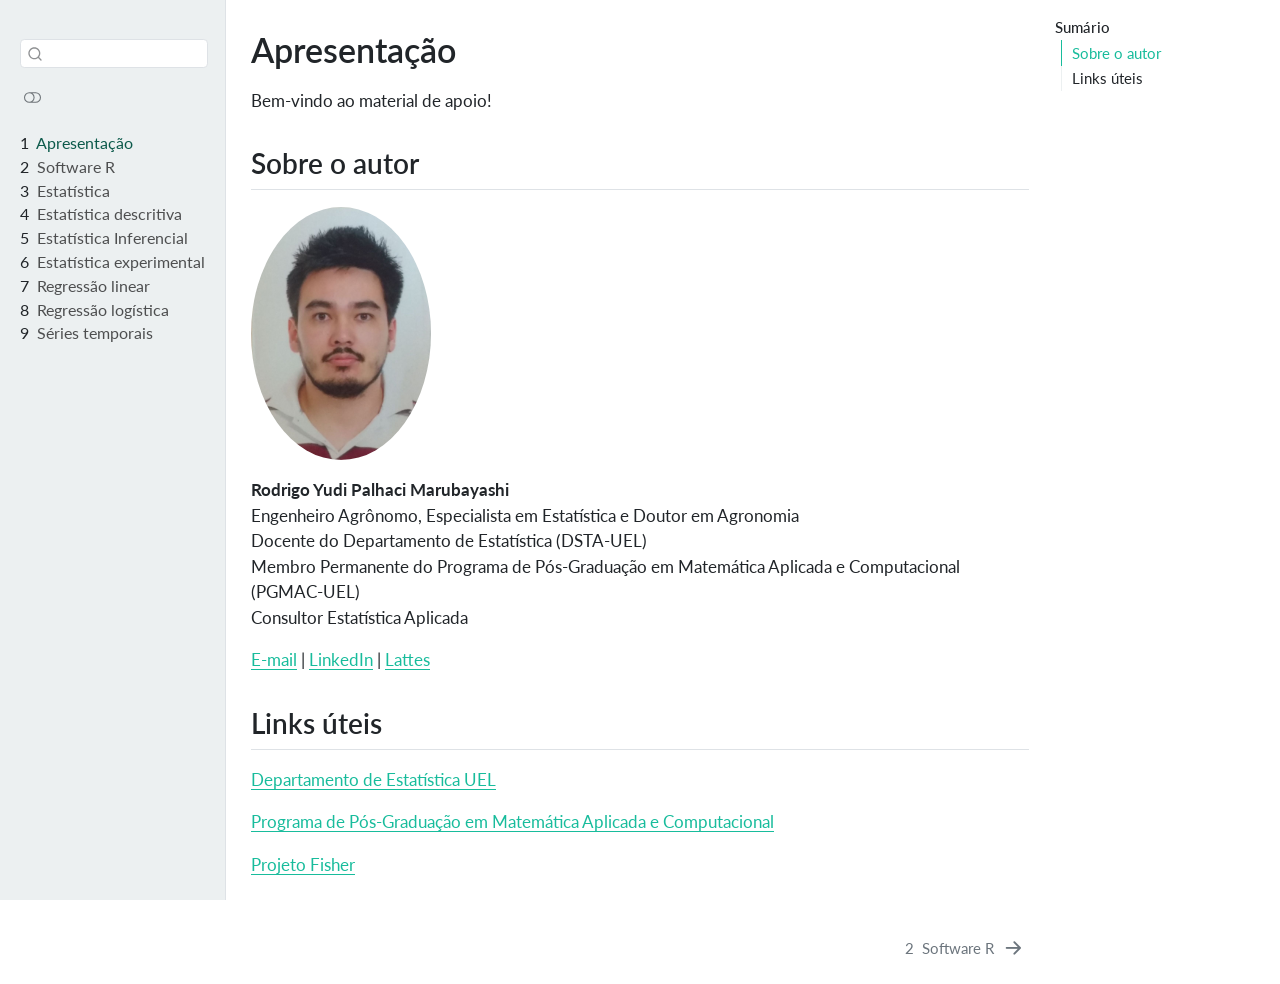
<file: docs/index.html>
<!DOCTYPE html>
<html xmlns="http://www.w3.org/1999/xhtml" lang="en" xml:lang="en"><head>

<meta charset="utf-8">
<meta name="generator" content="quarto-1.10.18">

<meta name="viewport" content="width=device-width, initial-scale=1.0, user-scalable=yes">


<title>Apresentação</title>
<style>
/* Default styles provided by pandoc.
** See https://pandoc.org/MANUAL.html#variables-for-html for config info.
*/
span.smallcaps{font-variant: small-caps;}
div.columns{display: flex; gap: 1.5em;}
div.column{flex: auto;}
@media screen {
div.columns{gap: min(4vw, 1.5em);}
div.column{overflow-x: auto;}
}
div.hanging-indent{margin-left: 1.5em; text-indent: -1.5em;}
ul.task-list{list-style: none;}
ul.task-list li input[type="checkbox"] {
  width: 0.8em;
  margin: 0 0.8em 0.2em -1em; /* quarto-specific, see https://github.com/quarto-dev/quarto-cli/issues/4556 */ 
  vertical-align: middle;
}
</style>


<script src="site_libs/quarto-nav/quarto-nav.js"></script>
<script src="site_libs/quarto-nav/headroom.min.js"></script>
<script src="site_libs/clipboard/clipboard.min.js"></script>
<script src="site_libs/quarto-search/autocomplete.umd.js"></script>
<script src="site_libs/quarto-search/fuse.min.js"></script>
<script src="site_libs/quarto-search/quarto-search.js"></script>
<meta name="quarto:offset" content="./">
<link href="./capitulo1.html" rel="next">
<script src="site_libs/quarto-html/quarto.js" type="module"></script>
<script src="site_libs/quarto-html/tabsets/tabsets.js" type="module"></script>
<script src="site_libs/quarto-html/popper.min.js"></script>
<script src="site_libs/quarto-html/tippy.umd.min.js"></script>
<script src="site_libs/quarto-html/anchor.min.js"></script>
<link href="site_libs/quarto-html/tippy.css" rel="stylesheet">
<link href="site_libs/quarto-html/quarto-syntax-highlighting-64a204ab8560d761af7679ceaba22944.css" rel="stylesheet" class="quarto-color-scheme" id="quarto-text-highlighting-styles">
<link href="site_libs/quarto-html/quarto-syntax-highlighting-dark-b85bc7c33db8c58e0ec93c3465666fed.css" rel="stylesheet" class="quarto-color-scheme quarto-color-alternate" id="quarto-text-highlighting-styles">
<link href="site_libs/quarto-html/quarto-syntax-highlighting-64a204ab8560d761af7679ceaba22944.css" rel="stylesheet" class="quarto-color-scheme-extra" id="quarto-text-highlighting-styles">
<script src="site_libs/bootstrap/bootstrap.min.js"></script>
<link href="site_libs/bootstrap/bootstrap-icons.css" rel="stylesheet">
<link href="site_libs/bootstrap/bootstrap-071f2cfab2509698780004be9a3705a4.min.css" rel="stylesheet" append-hash="true" class="quarto-color-scheme" id="quarto-bootstrap" data-mode="light">
<link href="site_libs/bootstrap/bootstrap-dark-28465b6b87aa4d4b3ae6852c24e7e3ea.min.css" rel="stylesheet" append-hash="true" class="quarto-color-scheme quarto-color-alternate" id="quarto-bootstrap" data-mode="dark">
<link href="site_libs/bootstrap/bootstrap-071f2cfab2509698780004be9a3705a4.min.css" rel="stylesheet" append-hash="true" class="quarto-color-scheme-extra" id="quarto-bootstrap" data-mode="light">
<script id="quarto-search-options" type="application/json">{
  "location": "sidebar",
  "copy-button": false,
  "collapse-after": 3,
  "panel-placement": "start",
  "type": "textbox",
  "limit": 50,
  "keyboard-shortcut": [
    "f",
    "/",
    "s"
  ],
  "show-item-context": false,
  "language": {
    "search-no-results-text": "No results",
    "search-matching-documents-text": "matching documents",
    "search-copy-link-title": "Copy link to search",
    "search-hide-matches-text": "Hide additional matches",
    "search-more-match-text": "more match in this document",
    "search-more-matches-text": "more matches in this document",
    "search-clear-button-title": "Clear",
    "search-text-placeholder": "",
    "search-detached-cancel-button-title": "Cancel",
    "search-submit-button-title": "Submit",
    "search-label": "Search"
  }
}</script>


</head>

<body class="nav-sidebar docked quarto-light"><script id="quarto-html-before-body" type="application/javascript">
    const toggleBodyColorMode = (bsSheetEl) => {
      const mode = bsSheetEl.getAttribute("data-mode");
      const bodyEl = window.document.querySelector("body");
      if (mode === "dark") {
        bodyEl.classList.add("quarto-dark");
        bodyEl.classList.remove("quarto-light");
      } else {
        bodyEl.classList.add("quarto-light");
        bodyEl.classList.remove("quarto-dark");
      }
    }
    const toggleBodyColorPrimary = () => {
      const bsSheetEl = window.document.querySelector("link#quarto-bootstrap:not([rel=disabled-stylesheet])");
      if (bsSheetEl) {
        toggleBodyColorMode(bsSheetEl);
      }
    }
    const setColorSchemeToggle = (alternate) => {
      const toggles = window.document.querySelectorAll('.quarto-color-scheme-toggle');
      for (let i=0; i < toggles.length; i++) {
        const toggle = toggles[i];
        if (toggle) {
          if (alternate) {
            toggle.classList.add("alternate");
          } else {
            toggle.classList.remove("alternate");
          }
        }
      }
    };
    const toggleColorMode = (alternate) => {
      // Switch the stylesheets
      const primaryStylesheets = window.document.querySelectorAll('link.quarto-color-scheme:not(.quarto-color-alternate)');
      const alternateStylesheets = window.document.querySelectorAll('link.quarto-color-scheme.quarto-color-alternate');
      manageTransitions('#quarto-margin-sidebar .nav-link', false);
      if (alternate) {
        // note: dark is layered on light, we don't disable primary!
        enableStylesheet(alternateStylesheets);
        for (const sheetNode of alternateStylesheets) {
          if (sheetNode.id === "quarto-bootstrap") {
            toggleBodyColorMode(sheetNode);
          }
        }
      } else {
        disableStylesheet(alternateStylesheets);
        enableStylesheet(primaryStylesheets)
        toggleBodyColorPrimary();
      }
      manageTransitions('#quarto-margin-sidebar .nav-link', true);
      // Switch the toggles
      setColorSchemeToggle(alternate)
      // Hack to workaround the fact that safari doesn't
      // properly recolor the scrollbar when toggling (#1455)
      if (navigator.userAgent.indexOf('Safari') > 0 && navigator.userAgent.indexOf('Chrome') == -1) {
        manageTransitions("body", false);
        window.scrollTo(0, 1);
        setTimeout(() => {
          window.scrollTo(0, 0);
          manageTransitions("body", true);
        }, 40);
      }
    }
    const disableStylesheet = (stylesheets) => {
      for (let i=0; i < stylesheets.length; i++) {
        const stylesheet = stylesheets[i];
        stylesheet.rel = 'disabled-stylesheet';
      }
    }
    const enableStylesheet = (stylesheets) => {
      for (let i=0; i < stylesheets.length; i++) {
        const stylesheet = stylesheets[i];
        if(stylesheet.rel !== 'stylesheet') { // for Chrome, which will still FOUC without this check
          stylesheet.rel = 'stylesheet';
        }
      }
    }
    const manageTransitions = (selector, allowTransitions) => {
      const els = window.document.querySelectorAll(selector);
      for (let i=0; i < els.length; i++) {
        const el = els[i];
        if (allowTransitions) {
          el.classList.remove('notransition');
        } else {
          el.classList.add('notransition');
        }
      }
    }
    const isFileUrl = () => {
      return window.location.protocol === 'file:';
    }
    const hasAlternateSentinel = () => {
      let styleSentinel = getColorSchemeSentinel();
      if (styleSentinel !== null) {
        return styleSentinel === "alternate";
      } else {
        return false;
      }
    }
    const setStyleSentinel = (alternate) => {
      const value = alternate ? "alternate" : "default";
      if (!isFileUrl()) {
        window.localStorage.setItem("quarto-color-scheme", value);
      } else {
        localAlternateSentinel = value;
      }
    }
    const getColorSchemeSentinel = () => {
      if (!isFileUrl()) {
        const storageValue = window.localStorage.getItem("quarto-color-scheme");
        return storageValue != null ? storageValue : localAlternateSentinel;
      } else {
        return localAlternateSentinel;
      }
    }
    const toggleGiscusIfUsed = (isAlternate, darkModeDefault) => {
      const baseTheme = document.querySelector('#giscus-base-theme')?.value ?? 'light';
      const alternateTheme = document.querySelector('#giscus-alt-theme')?.value ?? 'dark';
      let newTheme = '';
      if(authorPrefersDark) {
        newTheme = isAlternate ? baseTheme : alternateTheme;
      } else {
        newTheme = isAlternate ? alternateTheme : baseTheme;
      }
      const changeGiscusTheme = () => {
        // From: https://github.com/giscus/giscus/issues/336
        const sendMessage = (message) => {
          const iframe = document.querySelector('iframe.giscus-frame');
          if (!iframe) return;
          iframe.contentWindow.postMessage({ giscus: message }, 'https://giscus.app');
        }
        sendMessage({
          setConfig: {
            theme: newTheme
          }
        });
      }
      const isGiscussLoaded = window.document.querySelector('iframe.giscus-frame') !== null;
      if (isGiscussLoaded) {
        changeGiscusTheme();
      }
    };
    const authorPrefersDark = false;
    const darkModeDefault = authorPrefersDark;
      document.querySelector('link#quarto-text-highlighting-styles.quarto-color-scheme-extra').rel = 'disabled-stylesheet';
      document.querySelector('link#quarto-bootstrap.quarto-color-scheme-extra').rel = 'disabled-stylesheet';
    let localAlternateSentinel = darkModeDefault ? 'alternate' : 'default';
    // Dark / light mode switch
    window.quartoToggleColorScheme = () => {
      // Read the current dark / light value
      let toAlternate = !hasAlternateSentinel();
      toggleColorMode(toAlternate);
      setStyleSentinel(toAlternate);
      toggleGiscusIfUsed(toAlternate, darkModeDefault);
      window.dispatchEvent(new Event('resize'));
    };
    // Switch to dark mode if need be
    if (hasAlternateSentinel()) {
      toggleColorMode(true);
    } else {
      toggleColorMode(false);
    }
  </script>

<div id="quarto-search-results"></div>
  <header id="quarto-header" class="headroom fixed-top">
  <nav class="quarto-secondary-nav">
    <div class="container-fluid d-flex">
      <button type="button" class="quarto-btn-toggle btn" data-bs-toggle="collapse" role="button" data-bs-target=".quarto-sidebar-collapse-item" aria-controls="quarto-sidebar" aria-expanded="false" aria-label="Toggle sidebar navigation" onclick="if (window.quartoToggleHeadroom) { window.quartoToggleHeadroom(); }">
        <i class="bi bi-layout-text-sidebar-reverse"></i>
      </button>
        <nav class="quarto-page-breadcrumbs" aria-label="breadcrumb"><ol class="breadcrumb"><li class="breadcrumb-item"><a href="./index.html"><span class="chapter-number">1</span>&nbsp; <span class="chapter-title">Apresentação</span></a></li></ol></nav>
        <a class="flex-grow-1" role="navigation" data-bs-toggle="collapse" data-bs-target=".quarto-sidebar-collapse-item" aria-controls="quarto-sidebar" aria-expanded="false" aria-label="Toggle sidebar navigation" onclick="if (window.quartoToggleHeadroom) { window.quartoToggleHeadroom(); }">      
        </a>
      <button type="button" class="btn quarto-search-button" aria-label="Search" onclick="window.quartoOpenSearch();">
        <i class="bi bi-search"></i>
      </button>
    </div>
  </nav>
</header>
<!-- content -->
<div id="quarto-content" class="quarto-container page-columns page-rows-contents page-layout-article">
<!-- sidebar -->
  <nav id="quarto-sidebar" class="sidebar collapse collapse-horizontal quarto-sidebar-collapse-item sidebar-navigation docked overflow-auto">
        <div class="mt-2 flex-shrink-0 align-items-center">
        <div class="sidebar-search">
        <div id="quarto-search" class="" title="Search"></div>
        </div>
        </div>
        <div class="sidebar-tools-collapse">
  <a href="" class="quarto-color-scheme-toggle quarto-navigation-tool  px-1" onclick="window.quartoToggleColorScheme(); return false;" title="Toggle dark mode"><i class="bi"></i></a>
</div>
    <div class="sidebar-menu-container"> 
    <ul class="list-unstyled mt-1">
        <li class="sidebar-item">
  <div class="sidebar-item-container"> 
  <a href="./index.html" class="sidebar-item-text sidebar-link active">
 <span class="menu-text"><span class="chapter-number">1</span>&nbsp; <span class="chapter-title">Apresentação</span></span></a>
  </div>
</li>
        <li class="sidebar-item">
  <div class="sidebar-item-container"> 
  <a href="./capitulo1.html" class="sidebar-item-text sidebar-link">
 <span class="menu-text"><span class="chapter-number">2</span>&nbsp; <span class="chapter-title">Software R</span></span></a>
  </div>
</li>
        <li class="sidebar-item">
  <div class="sidebar-item-container"> 
  <a href="./capitulo2.html" class="sidebar-item-text sidebar-link">
 <span class="menu-text"><span class="chapter-number">3</span>&nbsp; <span class="chapter-title">Estatística</span></span></a>
  </div>
</li>
        <li class="sidebar-item">
  <div class="sidebar-item-container"> 
  <a href="./capitulo3.html" class="sidebar-item-text sidebar-link">
 <span class="menu-text"><span class="chapter-number">4</span>&nbsp; <span class="chapter-title">Estatística descritiva</span></span></a>
  </div>
</li>
        <li class="sidebar-item">
  <div class="sidebar-item-container"> 
  <a href="./capitulo4.html" class="sidebar-item-text sidebar-link">
 <span class="menu-text"><span class="chapter-number">5</span>&nbsp; <span class="chapter-title">Estatística Inferencial</span></span></a>
  </div>
</li>
        <li class="sidebar-item">
  <div class="sidebar-item-container"> 
  <a href="./capitulo5.html" class="sidebar-item-text sidebar-link">
 <span class="menu-text"><span class="chapter-number">6</span>&nbsp; <span class="chapter-title">Estatística experimental</span></span></a>
  </div>
</li>
        <li class="sidebar-item">
  <div class="sidebar-item-container"> 
  <a href="./capitulo6.html" class="sidebar-item-text sidebar-link">
 <span class="menu-text"><span class="chapter-number">7</span>&nbsp; <span class="chapter-title">Regressão linear</span></span></a>
  </div>
</li>
        <li class="sidebar-item">
  <div class="sidebar-item-container"> 
  <a href="./capitulo7.html" class="sidebar-item-text sidebar-link">
 <span class="menu-text"><span class="chapter-number">8</span>&nbsp; <span class="chapter-title">Regressão logística</span></span></a>
  </div>
</li>
        <li class="sidebar-item">
  <div class="sidebar-item-container"> 
  <a href="./capitulo8.html" class="sidebar-item-text sidebar-link">
 <span class="menu-text"><span class="chapter-number">9</span>&nbsp; <span class="chapter-title">Séries temporais</span></span></a>
  </div>
</li>
    </ul>
    </div>
</nav>
<div id="quarto-sidebar-glass" class="quarto-sidebar-collapse-item" data-bs-toggle="collapse" data-bs-target=".quarto-sidebar-collapse-item"></div>
<!-- margin-sidebar -->
    <div id="quarto-margin-sidebar" class="sidebar margin-sidebar">
        <nav id="TOC" role="doc-toc" class="toc-active">
    <h2 id="toc-title">Sumário</h2>
   
  <ul>
  <li><a href="#sobre-o-autor" id="toc-sobre-o-autor" class="nav-link active" data-scroll-target="#sobre-o-autor">Sobre o autor</a></li>
  <li><a href="#links-úteis" id="toc-links-úteis" class="nav-link" data-scroll-target="#links-úteis">Links úteis</a></li>
  </ul>
</nav>
    </div>
<!-- main -->
<main class="content" id="quarto-document-content">


<header id="title-block-header" class="quarto-title-block default">
<div class="quarto-title">
<h1 class="title">Apresentação</h1>
</div>



<div class="quarto-title-meta">

    
  
    
  </div>
  


</header>


<p>Bem-vindo ao material de apoio!</p>
<section id="sobre-o-autor" class="level2 unnumbered">
<h2 class="unnumbered anchored" data-anchor-id="sobre-o-autor">Sobre o autor</h2>
<p><img src="imagens/foto.jpg" class="img-fluid" style="border-radius: 50%;" width="180"></p>
<p><strong>Rodrigo Yudi Palhaci Marubayashi</strong><br>
Engenheiro Agrônomo, Especialista em Estatística e Doutor em Agronomia<br>
Docente do Departamento de Estatística (DSTA-UEL)<br>
Membro Permanente do Programa de Pós-Graduação em Matemática Aplicada e Computacional (PGMAC-UEL)<br>
Consultor Estatística Aplicada</p>
<p><a href="mailto:marubayashi@uel.br">E-mail</a> | <a href="https://www.linkedin.com/in/rodrigo-marubayashi-89a8a9115/" target="_blank">LinkedIn</a> | <a href="http://lattes.cnpq.br/9007309012680740" target="_blank">Lattes</a></p>
</section>
<section id="links-úteis" class="level2 unnumbered">
<h2 class="unnumbered anchored" data-anchor-id="links-úteis">Links úteis</h2>
<p><a href="https://www.uel.br/ceca/estatistica/" target="_blank">Departamento de Estatística UEL</a></p>
<p><a href="https://pos.uel.br/pgmac/" target="_blank">Programa de Pós-Graduação em Matemática Aplicada e Computacional</a></p>
<p><a href="https://fisher.uel.br/index/" target="_blank">Projeto Fisher</a></p>


</section>

</main> <!-- /main -->
<script id="quarto-html-after-body" type="application/javascript">
  window.document.addEventListener("DOMContentLoaded", function (event) {
    // Ensure there is a toggle, if there isn't float one in the top right
    if (window.document.querySelector('.quarto-color-scheme-toggle') === null) {
      const a = window.document.createElement('a');
      a.classList.add('top-right');
      a.classList.add('quarto-color-scheme-toggle');
      a.href = "";
      a.onclick = function() { try { window.quartoToggleColorScheme(); } catch {} return false; };
      const i = window.document.createElement("i");
      i.classList.add('bi');
      a.appendChild(i);
      window.document.body.appendChild(a);
    }
    setColorSchemeToggle(hasAlternateSentinel())
    const icon = "";
    const anchorJS = new window.AnchorJS();
    anchorJS.options = {
      placement: 'right',
      icon: icon
    };
    anchorJS.add('.anchored');
    const isCodeAnnotation = (el) => {
      for (const clz of el.classList) {
        if (clz.startsWith('code-annotation-')) {                     
          return true;
        }
      }
      return false;
    }
    const onCopySuccess = function(e) {
      // button target
      const button = e.trigger;
      // don't keep focus
      button.blur();
      // flash "checked"
      button.classList.add('code-copy-button-checked');
      var currentTitle = button.getAttribute("title");
      button.setAttribute("title", "Copied!");
      let tooltip;
      if (window.bootstrap) {
        button.setAttribute("data-bs-toggle", "tooltip");
        button.setAttribute("data-bs-placement", "left");
        button.setAttribute("data-bs-title", "Copied!");
        tooltip = new bootstrap.Tooltip(button, 
          { trigger: "manual", 
            customClass: "code-copy-button-tooltip",
            offset: [0, -8]});
        tooltip.show();    
      }
      setTimeout(function() {
        if (tooltip) {
          tooltip.hide();
          button.removeAttribute("data-bs-title");
          button.removeAttribute("data-bs-toggle");
          button.removeAttribute("data-bs-placement");
        }
        button.setAttribute("title", currentTitle);
        button.classList.remove('code-copy-button-checked');
      }, 1000);
      // clear code selection
      e.clearSelection();
    }
    const getTextToCopy = function(trigger) {
      const outerScaffold = trigger.parentElement.cloneNode(true);
      const codeEl = outerScaffold.querySelector('code');
      for (const childEl of codeEl.children) {
        if (isCodeAnnotation(childEl)) {
          childEl.remove();
        }
      }
      return codeEl.innerText;
    }
    const clipboard = new window.ClipboardJS('.code-copy-button:not([data-in-quarto-modal])', {
      text: getTextToCopy
    });
    clipboard.on('success', onCopySuccess);
    if (window.document.getElementById('quarto-embedded-source-code-modal')) {
      const clipboardModal = new window.ClipboardJS('.code-copy-button[data-in-quarto-modal]', {
        text: getTextToCopy,
        container: window.document.getElementById('quarto-embedded-source-code-modal')
      });
      clipboardModal.on('success', onCopySuccess);
    }
      var localhostRegex = new RegExp(/^(?:http|https):\/\/localhost\:?[0-9]*\//);
      var mailtoRegex = new RegExp(/^mailto:/);
        var filterRegex = new RegExp('/' + window.location.host + '/');
      var isInternal = (href) => {
          return filterRegex.test(href) || localhostRegex.test(href) || mailtoRegex.test(href);
      }
      // Inspect non-navigation links and adorn them if external
     var links = window.document.querySelectorAll('a[href]:not(.nav-link):not(.navbar-brand):not(.toc-action):not(.sidebar-link):not(.sidebar-item-toggle):not(.pagination-link):not(.no-external):not([aria-hidden]):not(.dropdown-item):not(.quarto-navigation-tool):not(.about-link)');
      for (var i=0; i<links.length; i++) {
        const link = links[i];
        if (!isInternal(link.href)) {
          // undo the damage that might have been done by quarto-nav.js in the case of
          // links that we want to consider external
          if (link.dataset.originalHref !== undefined) {
            link.href = link.dataset.originalHref;
          }
        }
      }
    function tippyHover(el, contentFn, onTriggerFn, onUntriggerFn) {
      const config = {
        allowHTML: true,
        maxWidth: 500,
        delay: 100,
        arrow: false,
        appendTo: function(el) {
            return el.parentElement;
        },
        interactive: true,
        interactiveBorder: 10,
        theme: 'quarto',
        placement: 'bottom-start',
      };
      if (contentFn) {
        config.content = contentFn;
      }
      if (onTriggerFn) {
        config.onTrigger = onTriggerFn;
      }
      if (onUntriggerFn) {
        config.onUntrigger = onUntriggerFn;
      }
      window.tippy(el, config); 
    }
    const noterefs = window.document.querySelectorAll('a[role="doc-noteref"]');
    for (var i=0; i<noterefs.length; i++) {
      const ref = noterefs[i];
      tippyHover(ref, function() {
        // use id or data attribute instead here
        let href = ref.getAttribute('data-footnote-href') || ref.getAttribute('href');
        try { href = new URL(href).hash; } catch {}
        const id = href.replace(/^#\/?/, "");
        const note = window.document.getElementById(id);
        if (note) {
          return note.innerHTML;
        } else {
          return "";
        }
      });
    }
    const xrefs = window.document.querySelectorAll('a.quarto-xref');
    const processXRef = (id, note) => {
      // Strip column container classes
      const stripColumnClz = (el) => {
        el.classList.remove("page-full", "page-columns");
        if (el.children) {
          for (const child of el.children) {
            stripColumnClz(child);
          }
        }
      }
      stripColumnClz(note)
      if (id === null || id.startsWith('sec-')) {
        // Special case sections, only their first couple elements
        const container = document.createElement("div");
        if (note.children && note.children.length > 2) {
          container.appendChild(note.children[0].cloneNode(true));
          for (let i = 1; i < note.children.length; i++) {
            const child = note.children[i];
            if (child.tagName === "P" && child.innerText === "") {
              continue;
            } else {
              container.appendChild(child.cloneNode(true));
              break;
            }
          }
          if (window.Quarto?.typesetMath) {
            window.Quarto.typesetMath(container);
          }
          return container.innerHTML
        } else {
          if (window.Quarto?.typesetMath) {
            window.Quarto.typesetMath(note);
          }
          return note.innerHTML;
        }
      } else {
        // Remove any anchor links if they are present
        const anchorLink = note.querySelector('a.anchorjs-link');
        if (anchorLink) {
          anchorLink.remove();
        }
        if (window.Quarto?.typesetMath) {
          window.Quarto.typesetMath(note);
        }
        if (note.classList.contains("callout")) {
          return note.outerHTML;
        } else {
          return note.innerHTML;
        }
      }
    }
    for (var i=0; i<xrefs.length; i++) {
      const xref = xrefs[i];
      tippyHover(xref, undefined, function(instance) {
        instance.disable();
        let url = xref.getAttribute('href');
        let hash = undefined; 
        if (url.startsWith('#')) {
          hash = url;
        } else {
          try { hash = new URL(url).hash; } catch {}
        }
        if (hash) {
          const id = hash.replace(/^#\/?/, "");
          const note = window.document.getElementById(id);
          if (note !== null) {
            try {
              const html = processXRef(id, note.cloneNode(true));
              instance.setContent(html);
            } finally {
              instance.enable();
              instance.show();
            }
          } else {
            // See if we can fetch this
            fetch(url.split('#')[0])
            .then(res => res.text())
            .then(html => {
              const parser = new DOMParser();
              const htmlDoc = parser.parseFromString(html, "text/html");
              const note = htmlDoc.getElementById(id);
              if (note !== null) {
                const html = processXRef(id, note);
                instance.setContent(html);
              } 
            }).finally(() => {
              instance.enable();
              instance.show();
            });
          }
        } else {
          // See if we can fetch a full url (with no hash to target)
          // This is a special case and we should probably do some content thinning / targeting
          fetch(url)
          .then(res => res.text())
          .then(html => {
            const parser = new DOMParser();
            const htmlDoc = parser.parseFromString(html, "text/html");
            const note = htmlDoc.querySelector('main.content');
            if (note !== null) {
              // This should only happen for chapter cross references
              // (since there is no id in the URL)
              // remove the first header
              if (note.children.length > 0 && note.children[0].tagName === "HEADER") {
                note.children[0].remove();
              }
              const html = processXRef(null, note);
              instance.setContent(html);
            } 
          }).finally(() => {
            instance.enable();
            instance.show();
          });
        }
      }, function(instance) {
      });
    }
        let selectedAnnoteEl;
        const selectorForAnnotation = ( cell, annotation) => {
          let cellAttr = 'data-code-cell="' + cell + '"';
          let lineAttr = 'data-code-annotation="' +  annotation + '"';
          const selector = 'span[' + cellAttr + '][' + lineAttr + ']';
          return selector;
        }
        const selectCodeLines = (annoteEl) => {
          const doc = window.document;
          const targetCell = annoteEl.getAttribute("data-target-cell");
          const targetAnnotation = annoteEl.getAttribute("data-target-annotation");
          const annoteSpan = window.document.querySelector(selectorForAnnotation(targetCell, targetAnnotation));
          const lines = annoteSpan.getAttribute("data-code-lines").split(",");
          const lineIds = lines.map((line) => {
            return targetCell + "-" + line;
          })
          let top = null;
          let height = null;
          let parent = null;
          if (lineIds.length > 0) {
              //compute the position of the single el (top and bottom and make a div)
              const el = window.document.getElementById(lineIds[0]);
              top = el.offsetTop;
              height = el.offsetHeight;
              parent = el.parentElement.parentElement;
            if (lineIds.length > 1) {
              const lastEl = window.document.getElementById(lineIds[lineIds.length - 1]);
              const bottom = lastEl.offsetTop + lastEl.offsetHeight;
              height = bottom - top;
            }
            if (top !== null && height !== null && parent !== null) {
              // cook up a div (if necessary) and position it 
              let div = window.document.getElementById("code-annotation-line-highlight");
              if (div === null) {
                div = window.document.createElement("div");
                div.setAttribute("id", "code-annotation-line-highlight");
                div.style.position = 'absolute';
                parent.appendChild(div);
              }
              div.style.top = top - 2 + "px";
              div.style.height = height + 4 + "px";
              div.style.left = 0;
              let gutterDiv = window.document.getElementById("code-annotation-line-highlight-gutter");
              if (gutterDiv === null) {
                gutterDiv = window.document.createElement("div");
                gutterDiv.setAttribute("id", "code-annotation-line-highlight-gutter");
                gutterDiv.style.position = 'absolute';
                const codeCell = window.document.getElementById(targetCell);
                const gutter = codeCell.querySelector('.code-annotation-gutter');
                gutter.appendChild(gutterDiv);
              }
              gutterDiv.style.top = top - 2 + "px";
              gutterDiv.style.height = height + 4 + "px";
            }
            selectedAnnoteEl = annoteEl;
          }
        };
        const unselectCodeLines = () => {
          const elementsIds = ["code-annotation-line-highlight", "code-annotation-line-highlight-gutter"];
          elementsIds.forEach((elId) => {
            const div = window.document.getElementById(elId);
            if (div) {
              div.remove();
            }
          });
          selectedAnnoteEl = undefined;
        };
          // Handle positioning of the toggle
      window.addEventListener(
        "resize",
        throttle(() => {
          elRect = undefined;
          if (selectedAnnoteEl) {
            selectCodeLines(selectedAnnoteEl);
          }
        }, 10)
      );
      function throttle(fn, ms) {
      let throttle = false;
      let timer;
        return (...args) => {
          if(!throttle) { // first call gets through
              fn.apply(this, args);
              throttle = true;
          } else { // all the others get throttled
              if(timer) clearTimeout(timer); // cancel #2
              timer = setTimeout(() => {
                fn.apply(this, args);
                timer = throttle = false;
              }, ms);
          }
        };
      }
        // Attach click handler to the DT
        const annoteDls = window.document.querySelectorAll('dt[data-target-cell]');
        for (const annoteDlNode of annoteDls) {
          annoteDlNode.addEventListener('click', (event) => {
            const clickedEl = event.target;
            if (clickedEl !== selectedAnnoteEl) {
              unselectCodeLines();
              const activeEl = window.document.querySelector('dt[data-target-cell].code-annotation-active');
              if (activeEl) {
                activeEl.classList.remove('code-annotation-active');
              }
              selectCodeLines(clickedEl);
              clickedEl.classList.add('code-annotation-active');
            } else {
              // Unselect the line
              unselectCodeLines();
              clickedEl.classList.remove('code-annotation-active');
            }
          });
        }
    const findCites = (el) => {
      const parentEl = el.parentElement;
      if (parentEl) {
        const cites = parentEl.dataset.cites;
        if (cites) {
          return {
            el,
            cites: cites.split(' ')
          };
        } else {
          return findCites(el.parentElement)
        }
      } else {
        return undefined;
      }
    };
    var bibliorefs = window.document.querySelectorAll('a[role="doc-biblioref"]');
    for (var i=0; i<bibliorefs.length; i++) {
      const ref = bibliorefs[i];
      const citeInfo = findCites(ref);
      if (citeInfo) {
        tippyHover(citeInfo.el, function() {
          var popup = window.document.createElement('div');
          citeInfo.cites.forEach(function(cite) {
            var citeDiv = window.document.createElement('div');
            citeDiv.classList.add('hanging-indent');
            citeDiv.classList.add('csl-entry');
            var biblioDiv = window.document.getElementById('ref-' + cite);
            if (biblioDiv) {
              citeDiv.innerHTML = biblioDiv.innerHTML;
            }
            popup.appendChild(citeDiv);
          });
          return popup.innerHTML;
        });
      }
    }
  });
  </script>
<nav class="page-navigation">
  <div class="nav-page nav-page-previous">
  </div>
  <div class="nav-page nav-page-next">
      <a href="./capitulo1.html" class="pagination-link" aria-label="Software R">
        <span class="nav-page-text"><span class="chapter-number">2</span>&nbsp; <span class="chapter-title">Software R</span></span> <i class="bi bi-arrow-right-short"></i>
      </a>
  </div>
</nav>
</div> <!-- /content -->




</body></html>
</file>
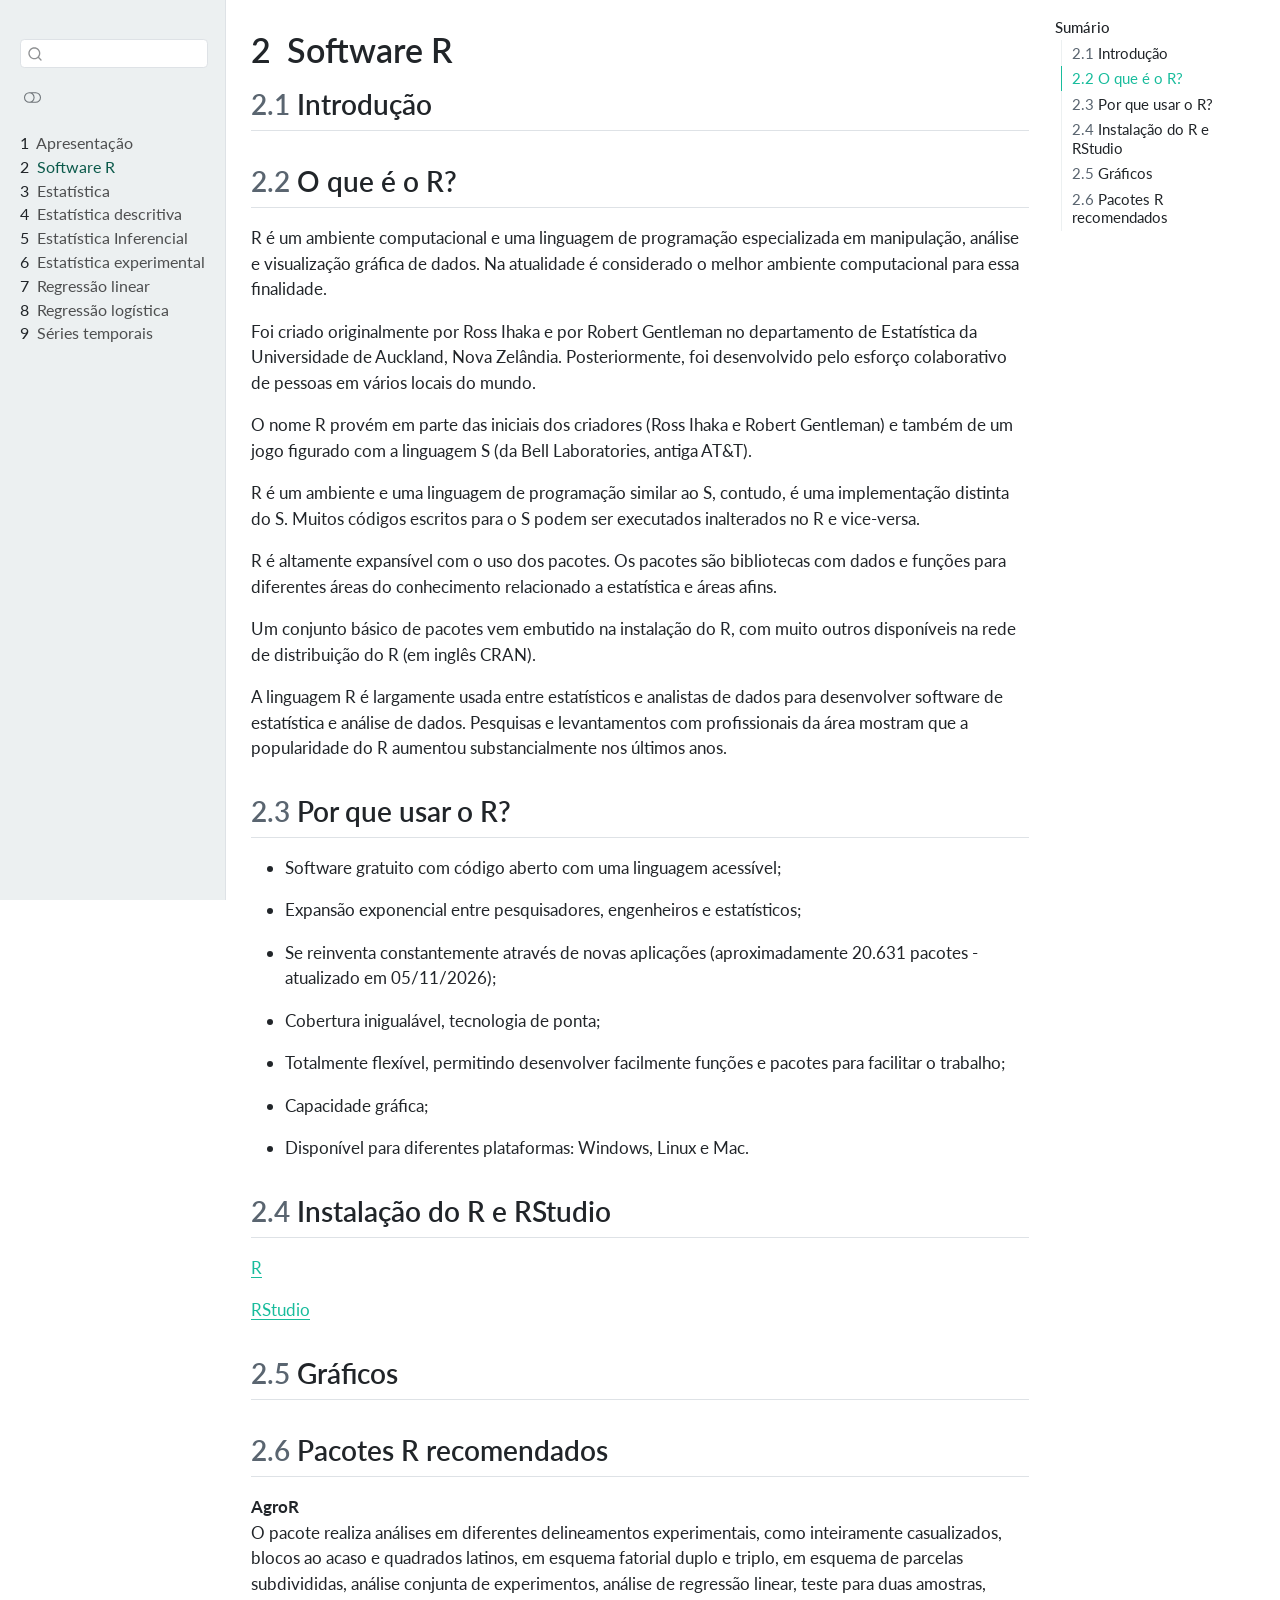
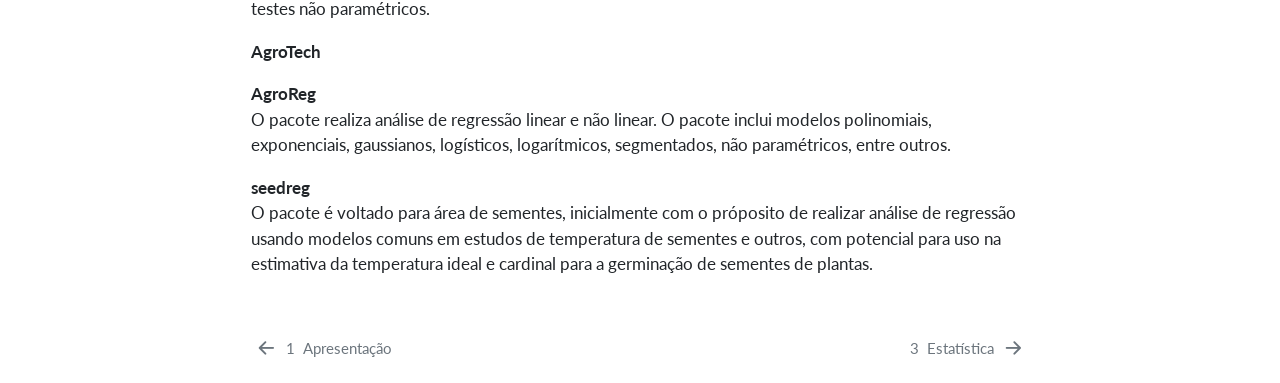
<file: docs/capitulo1.html>
<!DOCTYPE html>
<html xmlns="http://www.w3.org/1999/xhtml" lang="en" xml:lang="en"><head>

<meta charset="utf-8">
<meta name="generator" content="quarto-1.10.18">

<meta name="viewport" content="width=device-width, initial-scale=1.0, user-scalable=yes">


<title>2&nbsp; Software R</title>
<style>
/* Default styles provided by pandoc.
** See https://pandoc.org/MANUAL.html#variables-for-html for config info.
*/
span.smallcaps{font-variant: small-caps;}
div.columns{display: flex; gap: 1.5em;}
div.column{flex: auto;}
@media screen {
div.columns{gap: min(4vw, 1.5em);}
div.column{overflow-x: auto;}
}
div.hanging-indent{margin-left: 1.5em; text-indent: -1.5em;}
ul.task-list{list-style: none;}
ul.task-list li input[type="checkbox"] {
  width: 0.8em;
  margin: 0 0.8em 0.2em -1em; /* quarto-specific, see https://github.com/quarto-dev/quarto-cli/issues/4556 */ 
  vertical-align: middle;
}
</style>


<script src="site_libs/quarto-nav/quarto-nav.js"></script>
<script src="site_libs/quarto-nav/headroom.min.js"></script>
<script src="site_libs/clipboard/clipboard.min.js"></script>
<script src="site_libs/quarto-search/autocomplete.umd.js"></script>
<script src="site_libs/quarto-search/fuse.min.js"></script>
<script src="site_libs/quarto-search/quarto-search.js"></script>
<meta name="quarto:offset" content="./">
<link href="./capitulo2.html" rel="next">
<link href="./index.html" rel="prev">
<script src="site_libs/quarto-html/quarto.js" type="module"></script>
<script src="site_libs/quarto-html/tabsets/tabsets.js" type="module"></script>
<script src="site_libs/quarto-html/popper.min.js"></script>
<script src="site_libs/quarto-html/tippy.umd.min.js"></script>
<script src="site_libs/quarto-html/anchor.min.js"></script>
<link href="site_libs/quarto-html/tippy.css" rel="stylesheet">
<link href="site_libs/quarto-html/quarto-syntax-highlighting-64a204ab8560d761af7679ceaba22944.css" rel="stylesheet" class="quarto-color-scheme" id="quarto-text-highlighting-styles">
<link href="site_libs/quarto-html/quarto-syntax-highlighting-dark-b85bc7c33db8c58e0ec93c3465666fed.css" rel="stylesheet" class="quarto-color-scheme quarto-color-alternate" id="quarto-text-highlighting-styles">
<link href="site_libs/quarto-html/quarto-syntax-highlighting-64a204ab8560d761af7679ceaba22944.css" rel="stylesheet" class="quarto-color-scheme-extra" id="quarto-text-highlighting-styles">
<script src="site_libs/bootstrap/bootstrap.min.js"></script>
<link href="site_libs/bootstrap/bootstrap-icons.css" rel="stylesheet">
<link href="site_libs/bootstrap/bootstrap-071f2cfab2509698780004be9a3705a4.min.css" rel="stylesheet" append-hash="true" class="quarto-color-scheme" id="quarto-bootstrap" data-mode="light">
<link href="site_libs/bootstrap/bootstrap-dark-28465b6b87aa4d4b3ae6852c24e7e3ea.min.css" rel="stylesheet" append-hash="true" class="quarto-color-scheme quarto-color-alternate" id="quarto-bootstrap" data-mode="dark">
<link href="site_libs/bootstrap/bootstrap-071f2cfab2509698780004be9a3705a4.min.css" rel="stylesheet" append-hash="true" class="quarto-color-scheme-extra" id="quarto-bootstrap" data-mode="light">
<script id="quarto-search-options" type="application/json">{
  "location": "sidebar",
  "copy-button": false,
  "collapse-after": 3,
  "panel-placement": "start",
  "type": "textbox",
  "limit": 50,
  "keyboard-shortcut": [
    "f",
    "/",
    "s"
  ],
  "show-item-context": false,
  "language": {
    "search-no-results-text": "No results",
    "search-matching-documents-text": "matching documents",
    "search-copy-link-title": "Copy link to search",
    "search-hide-matches-text": "Hide additional matches",
    "search-more-match-text": "more match in this document",
    "search-more-matches-text": "more matches in this document",
    "search-clear-button-title": "Clear",
    "search-text-placeholder": "",
    "search-detached-cancel-button-title": "Cancel",
    "search-submit-button-title": "Submit",
    "search-label": "Search"
  }
}</script>


</head>

<body class="nav-sidebar docked quarto-light"><script id="quarto-html-before-body" type="application/javascript">
    const toggleBodyColorMode = (bsSheetEl) => {
      const mode = bsSheetEl.getAttribute("data-mode");
      const bodyEl = window.document.querySelector("body");
      if (mode === "dark") {
        bodyEl.classList.add("quarto-dark");
        bodyEl.classList.remove("quarto-light");
      } else {
        bodyEl.classList.add("quarto-light");
        bodyEl.classList.remove("quarto-dark");
      }
    }
    const toggleBodyColorPrimary = () => {
      const bsSheetEl = window.document.querySelector("link#quarto-bootstrap:not([rel=disabled-stylesheet])");
      if (bsSheetEl) {
        toggleBodyColorMode(bsSheetEl);
      }
    }
    const setColorSchemeToggle = (alternate) => {
      const toggles = window.document.querySelectorAll('.quarto-color-scheme-toggle');
      for (let i=0; i < toggles.length; i++) {
        const toggle = toggles[i];
        if (toggle) {
          if (alternate) {
            toggle.classList.add("alternate");
          } else {
            toggle.classList.remove("alternate");
          }
        }
      }
    };
    const toggleColorMode = (alternate) => {
      // Switch the stylesheets
      const primaryStylesheets = window.document.querySelectorAll('link.quarto-color-scheme:not(.quarto-color-alternate)');
      const alternateStylesheets = window.document.querySelectorAll('link.quarto-color-scheme.quarto-color-alternate');
      manageTransitions('#quarto-margin-sidebar .nav-link', false);
      if (alternate) {
        // note: dark is layered on light, we don't disable primary!
        enableStylesheet(alternateStylesheets);
        for (const sheetNode of alternateStylesheets) {
          if (sheetNode.id === "quarto-bootstrap") {
            toggleBodyColorMode(sheetNode);
          }
        }
      } else {
        disableStylesheet(alternateStylesheets);
        enableStylesheet(primaryStylesheets)
        toggleBodyColorPrimary();
      }
      manageTransitions('#quarto-margin-sidebar .nav-link', true);
      // Switch the toggles
      setColorSchemeToggle(alternate)
      // Hack to workaround the fact that safari doesn't
      // properly recolor the scrollbar when toggling (#1455)
      if (navigator.userAgent.indexOf('Safari') > 0 && navigator.userAgent.indexOf('Chrome') == -1) {
        manageTransitions("body", false);
        window.scrollTo(0, 1);
        setTimeout(() => {
          window.scrollTo(0, 0);
          manageTransitions("body", true);
        }, 40);
      }
    }
    const disableStylesheet = (stylesheets) => {
      for (let i=0; i < stylesheets.length; i++) {
        const stylesheet = stylesheets[i];
        stylesheet.rel = 'disabled-stylesheet';
      }
    }
    const enableStylesheet = (stylesheets) => {
      for (let i=0; i < stylesheets.length; i++) {
        const stylesheet = stylesheets[i];
        if(stylesheet.rel !== 'stylesheet') { // for Chrome, which will still FOUC without this check
          stylesheet.rel = 'stylesheet';
        }
      }
    }
    const manageTransitions = (selector, allowTransitions) => {
      const els = window.document.querySelectorAll(selector);
      for (let i=0; i < els.length; i++) {
        const el = els[i];
        if (allowTransitions) {
          el.classList.remove('notransition');
        } else {
          el.classList.add('notransition');
        }
      }
    }
    const isFileUrl = () => {
      return window.location.protocol === 'file:';
    }
    const hasAlternateSentinel = () => {
      let styleSentinel = getColorSchemeSentinel();
      if (styleSentinel !== null) {
        return styleSentinel === "alternate";
      } else {
        return false;
      }
    }
    const setStyleSentinel = (alternate) => {
      const value = alternate ? "alternate" : "default";
      if (!isFileUrl()) {
        window.localStorage.setItem("quarto-color-scheme", value);
      } else {
        localAlternateSentinel = value;
      }
    }
    const getColorSchemeSentinel = () => {
      if (!isFileUrl()) {
        const storageValue = window.localStorage.getItem("quarto-color-scheme");
        return storageValue != null ? storageValue : localAlternateSentinel;
      } else {
        return localAlternateSentinel;
      }
    }
    const toggleGiscusIfUsed = (isAlternate, darkModeDefault) => {
      const baseTheme = document.querySelector('#giscus-base-theme')?.value ?? 'light';
      const alternateTheme = document.querySelector('#giscus-alt-theme')?.value ?? 'dark';
      let newTheme = '';
      if(authorPrefersDark) {
        newTheme = isAlternate ? baseTheme : alternateTheme;
      } else {
        newTheme = isAlternate ? alternateTheme : baseTheme;
      }
      const changeGiscusTheme = () => {
        // From: https://github.com/giscus/giscus/issues/336
        const sendMessage = (message) => {
          const iframe = document.querySelector('iframe.giscus-frame');
          if (!iframe) return;
          iframe.contentWindow.postMessage({ giscus: message }, 'https://giscus.app');
        }
        sendMessage({
          setConfig: {
            theme: newTheme
          }
        });
      }
      const isGiscussLoaded = window.document.querySelector('iframe.giscus-frame') !== null;
      if (isGiscussLoaded) {
        changeGiscusTheme();
      }
    };
    const authorPrefersDark = false;
    const darkModeDefault = authorPrefersDark;
      document.querySelector('link#quarto-text-highlighting-styles.quarto-color-scheme-extra').rel = 'disabled-stylesheet';
      document.querySelector('link#quarto-bootstrap.quarto-color-scheme-extra').rel = 'disabled-stylesheet';
    let localAlternateSentinel = darkModeDefault ? 'alternate' : 'default';
    // Dark / light mode switch
    window.quartoToggleColorScheme = () => {
      // Read the current dark / light value
      let toAlternate = !hasAlternateSentinel();
      toggleColorMode(toAlternate);
      setStyleSentinel(toAlternate);
      toggleGiscusIfUsed(toAlternate, darkModeDefault);
      window.dispatchEvent(new Event('resize'));
    };
    // Switch to dark mode if need be
    if (hasAlternateSentinel()) {
      toggleColorMode(true);
    } else {
      toggleColorMode(false);
    }
  </script>

<div id="quarto-search-results"></div>
  <header id="quarto-header" class="headroom fixed-top">
  <nav class="quarto-secondary-nav">
    <div class="container-fluid d-flex">
      <button type="button" class="quarto-btn-toggle btn" data-bs-toggle="collapse" role="button" data-bs-target=".quarto-sidebar-collapse-item" aria-controls="quarto-sidebar" aria-expanded="false" aria-label="Toggle sidebar navigation" onclick="if (window.quartoToggleHeadroom) { window.quartoToggleHeadroom(); }">
        <i class="bi bi-layout-text-sidebar-reverse"></i>
      </button>
        <nav class="quarto-page-breadcrumbs" aria-label="breadcrumb"><ol class="breadcrumb"><li class="breadcrumb-item"><a href="./capitulo1.html"><span class="chapter-number">2</span>&nbsp; <span class="chapter-title">Software R</span></a></li></ol></nav>
        <a class="flex-grow-1" role="navigation" data-bs-toggle="collapse" data-bs-target=".quarto-sidebar-collapse-item" aria-controls="quarto-sidebar" aria-expanded="false" aria-label="Toggle sidebar navigation" onclick="if (window.quartoToggleHeadroom) { window.quartoToggleHeadroom(); }">      
        </a>
      <button type="button" class="btn quarto-search-button" aria-label="Search" onclick="window.quartoOpenSearch();">
        <i class="bi bi-search"></i>
      </button>
    </div>
  </nav>
</header>
<!-- content -->
<div id="quarto-content" class="quarto-container page-columns page-rows-contents page-layout-article">
<!-- sidebar -->
  <nav id="quarto-sidebar" class="sidebar collapse collapse-horizontal quarto-sidebar-collapse-item sidebar-navigation docked overflow-auto">
        <div class="mt-2 flex-shrink-0 align-items-center">
        <div class="sidebar-search">
        <div id="quarto-search" class="" title="Search"></div>
        </div>
        </div>
        <div class="sidebar-tools-collapse">
  <a href="" class="quarto-color-scheme-toggle quarto-navigation-tool  px-1" onclick="window.quartoToggleColorScheme(); return false;" title="Toggle dark mode"><i class="bi"></i></a>
</div>
    <div class="sidebar-menu-container"> 
    <ul class="list-unstyled mt-1">
        <li class="sidebar-item">
  <div class="sidebar-item-container"> 
  <a href="./index.html" class="sidebar-item-text sidebar-link">
 <span class="menu-text"><span class="chapter-number">1</span>&nbsp; <span class="chapter-title">Apresentação</span></span></a>
  </div>
</li>
        <li class="sidebar-item">
  <div class="sidebar-item-container"> 
  <a href="./capitulo1.html" class="sidebar-item-text sidebar-link active">
 <span class="menu-text"><span class="chapter-number">2</span>&nbsp; <span class="chapter-title">Software R</span></span></a>
  </div>
</li>
        <li class="sidebar-item">
  <div class="sidebar-item-container"> 
  <a href="./capitulo2.html" class="sidebar-item-text sidebar-link">
 <span class="menu-text"><span class="chapter-number">3</span>&nbsp; <span class="chapter-title">Estatística</span></span></a>
  </div>
</li>
        <li class="sidebar-item">
  <div class="sidebar-item-container"> 
  <a href="./capitulo3.html" class="sidebar-item-text sidebar-link">
 <span class="menu-text"><span class="chapter-number">4</span>&nbsp; <span class="chapter-title">Estatística descritiva</span></span></a>
  </div>
</li>
        <li class="sidebar-item">
  <div class="sidebar-item-container"> 
  <a href="./capitulo4.html" class="sidebar-item-text sidebar-link">
 <span class="menu-text"><span class="chapter-number">5</span>&nbsp; <span class="chapter-title">Estatística Inferencial</span></span></a>
  </div>
</li>
        <li class="sidebar-item">
  <div class="sidebar-item-container"> 
  <a href="./capitulo5.html" class="sidebar-item-text sidebar-link">
 <span class="menu-text"><span class="chapter-number">6</span>&nbsp; <span class="chapter-title">Estatística experimental</span></span></a>
  </div>
</li>
        <li class="sidebar-item">
  <div class="sidebar-item-container"> 
  <a href="./capitulo6.html" class="sidebar-item-text sidebar-link">
 <span class="menu-text"><span class="chapter-number">7</span>&nbsp; <span class="chapter-title">Regressão linear</span></span></a>
  </div>
</li>
        <li class="sidebar-item">
  <div class="sidebar-item-container"> 
  <a href="./capitulo7.html" class="sidebar-item-text sidebar-link">
 <span class="menu-text"><span class="chapter-number">8</span>&nbsp; <span class="chapter-title">Regressão logística</span></span></a>
  </div>
</li>
        <li class="sidebar-item">
  <div class="sidebar-item-container"> 
  <a href="./capitulo8.html" class="sidebar-item-text sidebar-link">
 <span class="menu-text"><span class="chapter-number">9</span>&nbsp; <span class="chapter-title">Séries temporais</span></span></a>
  </div>
</li>
    </ul>
    </div>
</nav>
<div id="quarto-sidebar-glass" class="quarto-sidebar-collapse-item" data-bs-toggle="collapse" data-bs-target=".quarto-sidebar-collapse-item"></div>
<!-- margin-sidebar -->
    <div id="quarto-margin-sidebar" class="sidebar margin-sidebar">
        <nav id="TOC" role="doc-toc" class="toc-active">
    <h2 id="toc-title">Sumário</h2>
   
  <ul>
  <li><a href="#introdução" id="toc-introdução" class="nav-link active" data-scroll-target="#introdução"><span class="header-section-number">2.1</span> Introdução</a></li>
  <li><a href="#o-que-é-o-r" id="toc-o-que-é-o-r" class="nav-link" data-scroll-target="#o-que-é-o-r"><span class="header-section-number">2.2</span> O que é o R?</a></li>
  <li><a href="#por-que-usar-o-r" id="toc-por-que-usar-o-r" class="nav-link" data-scroll-target="#por-que-usar-o-r"><span class="header-section-number">2.3</span> Por que usar o R?</a></li>
  <li><a href="#instalação-do-r-e-rstudio" id="toc-instalação-do-r-e-rstudio" class="nav-link" data-scroll-target="#instalação-do-r-e-rstudio"><span class="header-section-number">2.4</span> Instalação do R e RStudio</a></li>
  <li><a href="#gráficos" id="toc-gráficos" class="nav-link" data-scroll-target="#gráficos"><span class="header-section-number">2.5</span> Gráficos</a></li>
  <li><a href="#pacotes-r-recomendados" id="toc-pacotes-r-recomendados" class="nav-link" data-scroll-target="#pacotes-r-recomendados"><span class="header-section-number">2.6</span> Pacotes R recomendados</a></li>
  </ul>
</nav>
    </div>
<!-- main -->
<main class="content" id="quarto-document-content">


<header id="title-block-header" class="quarto-title-block default">
<div class="quarto-title">
<h1 class="title"><span class="chapter-number">2</span>&nbsp; <span class="chapter-title">Software R</span></h1>
</div>



<div class="quarto-title-meta">

    
  
    
  </div>
  


</header>


<section id="introdução" class="level2" data-number="2.1">
<h2 data-number="2.1" class="anchored" data-anchor-id="introdução"><span class="header-section-number">2.1</span> Introdução</h2>
</section>
<section id="o-que-é-o-r" class="level2" data-number="2.2">
<h2 data-number="2.2" class="anchored" data-anchor-id="o-que-é-o-r"><span class="header-section-number">2.2</span> O que é o R?</h2>
<p>R é um ambiente computacional e uma linguagem de programação especializada em manipulação, análise e visualização gráfica de dados. Na atualidade é considerado o melhor ambiente computacional para essa finalidade.</p>
<p>Foi criado originalmente por Ross Ihaka e por Robert Gentleman no departamento de Estatística da Universidade de Auckland, Nova Zelândia. Posteriormente, foi desenvolvido pelo esforço colaborativo de pessoas em vários locais do mundo.</p>
<p>O nome R provém em parte das iniciais dos criadores (Ross Ihaka e Robert Gentleman) e também de um jogo figurado com a linguagem S (da Bell Laboratories, antiga AT&amp;T).</p>
<p>R é um ambiente e uma linguagem de programação similar ao S, contudo, é uma implementação distinta do S. Muitos códigos escritos para o S podem ser executados inalterados no R e vice-versa.</p>
<p>R é altamente expansível com o uso dos pacotes. Os pacotes são bibliotecas com dados e funções para diferentes áreas do conhecimento relacionado a estatística e áreas afins.</p>
<p>Um conjunto básico de pacotes vem embutido na instalação do R, com muito outros disponíveis na rede de distribuição do R (em inglês CRAN).</p>
<p>A linguagem R é largamente usada entre estatísticos e analistas de dados para desenvolver software de estatística e análise de dados. Pesquisas e levantamentos com profissionais da área mostram que a popularidade do R aumentou substancialmente nos últimos anos.</p>
</section>
<section id="por-que-usar-o-r" class="level2" data-number="2.3">
<h2 data-number="2.3" class="anchored" data-anchor-id="por-que-usar-o-r"><span class="header-section-number">2.3</span> Por que usar o R?</h2>
<ul>
<li><p>Software gratuito com código aberto com uma linguagem acessível;</p></li>
<li><p>Expansão exponencial entre pesquisadores, engenheiros e estatísticos;</p></li>
<li><p>Se reinventa constantemente através de novas aplicações (aproximadamente 20.631 pacotes - atualizado em 05/11/2026);</p></li>
<li><p>Cobertura inigualável, tecnologia de ponta;</p></li>
<li><p>Totalmente flexível, permitindo desenvolver facilmente funções e pacotes para facilitar o trabalho;</p></li>
<li><p>Capacidade gráfica;</p></li>
<li><p>Disponível para diferentes plataformas: Windows, Linux e Mac.</p></li>
</ul>
</section>
<section id="instalação-do-r-e-rstudio" class="level2" data-number="2.4">
<h2 data-number="2.4" class="anchored" data-anchor-id="instalação-do-r-e-rstudio"><span class="header-section-number">2.4</span> Instalação do R e RStudio</h2>
<p><a href="https://cran.r-project.org/" target="_blank">R</a></p>
<p><a href="https://docs.posit.co/ide/user/download.html?_gl=1*15n48s7*_gcl_au*NDg4MzY5NzMuMTc5MzkyODQ2Ng..*_ga*MTEwODMzNzY0My4xNzg3ODQ0Njc2*_ga_G020NYQMP9*czE3OTM5Mjg0NjYkbzgkZzAkdDE3OTM5Mjg0NjYkajYwJGwwJGgw" target="_blank">RStudio</a></p>
</section>
<section id="gráficos" class="level2" data-number="2.5">
<h2 data-number="2.5" class="anchored" data-anchor-id="gráficos"><span class="header-section-number">2.5</span> Gráficos</h2>
</section>
<section id="pacotes-r-recomendados" class="level2" data-number="2.6">
<h2 data-number="2.6" class="anchored" data-anchor-id="pacotes-r-recomendados"><span class="header-section-number">2.6</span> Pacotes R recomendados</h2>
<p><strong>AgroR</strong><br>
O pacote realiza análises em diferentes delineamentos experimentais, como inteiramente casualizados, blocos ao acaso e quadrados latinos, em esquema fatorial duplo e triplo, em esquema de parcelas subdivididas, análise conjunta de experimentos, análise de regressão linear, teste para duas amostras, testes não paramétricos.<br>
</p>
<p><strong>AgroTech</strong><br>
</p>
<p><strong>AgroReg</strong><br>
O pacote realiza análise de regressão linear e não linear. O pacote inclui modelos polinomiais, exponenciais, gaussianos, logísticos, logarítmicos, segmentados, não paramétricos, entre outros.<br>
</p>
<p><strong>seedreg</strong><br>
O pacote é voltado para área de sementes, inicialmente com o próposito de realizar análise de regressão usando modelos comuns em estudos de temperatura de sementes e outros, com potencial para uso na estimativa da temperatura ideal e cardinal para a germinação de sementes de plantas.</p>


</section>

</main> <!-- /main -->
<script id="quarto-html-after-body" type="application/javascript">
  window.document.addEventListener("DOMContentLoaded", function (event) {
    // Ensure there is a toggle, if there isn't float one in the top right
    if (window.document.querySelector('.quarto-color-scheme-toggle') === null) {
      const a = window.document.createElement('a');
      a.classList.add('top-right');
      a.classList.add('quarto-color-scheme-toggle');
      a.href = "";
      a.onclick = function() { try { window.quartoToggleColorScheme(); } catch {} return false; };
      const i = window.document.createElement("i");
      i.classList.add('bi');
      a.appendChild(i);
      window.document.body.appendChild(a);
    }
    setColorSchemeToggle(hasAlternateSentinel())
    const icon = "";
    const anchorJS = new window.AnchorJS();
    anchorJS.options = {
      placement: 'right',
      icon: icon
    };
    anchorJS.add('.anchored');
    const isCodeAnnotation = (el) => {
      for (const clz of el.classList) {
        if (clz.startsWith('code-annotation-')) {                     
          return true;
        }
      }
      return false;
    }
    const onCopySuccess = function(e) {
      // button target
      const button = e.trigger;
      // don't keep focus
      button.blur();
      // flash "checked"
      button.classList.add('code-copy-button-checked');
      var currentTitle = button.getAttribute("title");
      button.setAttribute("title", "Copied!");
      let tooltip;
      if (window.bootstrap) {
        button.setAttribute("data-bs-toggle", "tooltip");
        button.setAttribute("data-bs-placement", "left");
        button.setAttribute("data-bs-title", "Copied!");
        tooltip = new bootstrap.Tooltip(button, 
          { trigger: "manual", 
            customClass: "code-copy-button-tooltip",
            offset: [0, -8]});
        tooltip.show();    
      }
      setTimeout(function() {
        if (tooltip) {
          tooltip.hide();
          button.removeAttribute("data-bs-title");
          button.removeAttribute("data-bs-toggle");
          button.removeAttribute("data-bs-placement");
        }
        button.setAttribute("title", currentTitle);
        button.classList.remove('code-copy-button-checked');
      }, 1000);
      // clear code selection
      e.clearSelection();
    }
    const getTextToCopy = function(trigger) {
      const outerScaffold = trigger.parentElement.cloneNode(true);
      const codeEl = outerScaffold.querySelector('code');
      for (const childEl of codeEl.children) {
        if (isCodeAnnotation(childEl)) {
          childEl.remove();
        }
      }
      return codeEl.innerText;
    }
    const clipboard = new window.ClipboardJS('.code-copy-button:not([data-in-quarto-modal])', {
      text: getTextToCopy
    });
    clipboard.on('success', onCopySuccess);
    if (window.document.getElementById('quarto-embedded-source-code-modal')) {
      const clipboardModal = new window.ClipboardJS('.code-copy-button[data-in-quarto-modal]', {
        text: getTextToCopy,
        container: window.document.getElementById('quarto-embedded-source-code-modal')
      });
      clipboardModal.on('success', onCopySuccess);
    }
      var localhostRegex = new RegExp(/^(?:http|https):\/\/localhost\:?[0-9]*\//);
      var mailtoRegex = new RegExp(/^mailto:/);
        var filterRegex = new RegExp('/' + window.location.host + '/');
      var isInternal = (href) => {
          return filterRegex.test(href) || localhostRegex.test(href) || mailtoRegex.test(href);
      }
      // Inspect non-navigation links and adorn them if external
     var links = window.document.querySelectorAll('a[href]:not(.nav-link):not(.navbar-brand):not(.toc-action):not(.sidebar-link):not(.sidebar-item-toggle):not(.pagination-link):not(.no-external):not([aria-hidden]):not(.dropdown-item):not(.quarto-navigation-tool):not(.about-link)');
      for (var i=0; i<links.length; i++) {
        const link = links[i];
        if (!isInternal(link.href)) {
          // undo the damage that might have been done by quarto-nav.js in the case of
          // links that we want to consider external
          if (link.dataset.originalHref !== undefined) {
            link.href = link.dataset.originalHref;
          }
        }
      }
    function tippyHover(el, contentFn, onTriggerFn, onUntriggerFn) {
      const config = {
        allowHTML: true,
        maxWidth: 500,
        delay: 100,
        arrow: false,
        appendTo: function(el) {
            return el.parentElement;
        },
        interactive: true,
        interactiveBorder: 10,
        theme: 'quarto',
        placement: 'bottom-start',
      };
      if (contentFn) {
        config.content = contentFn;
      }
      if (onTriggerFn) {
        config.onTrigger = onTriggerFn;
      }
      if (onUntriggerFn) {
        config.onUntrigger = onUntriggerFn;
      }
      window.tippy(el, config); 
    }
    const noterefs = window.document.querySelectorAll('a[role="doc-noteref"]');
    for (var i=0; i<noterefs.length; i++) {
      const ref = noterefs[i];
      tippyHover(ref, function() {
        // use id or data attribute instead here
        let href = ref.getAttribute('data-footnote-href') || ref.getAttribute('href');
        try { href = new URL(href).hash; } catch {}
        const id = href.replace(/^#\/?/, "");
        const note = window.document.getElementById(id);
        if (note) {
          return note.innerHTML;
        } else {
          return "";
        }
      });
    }
    const xrefs = window.document.querySelectorAll('a.quarto-xref');
    const processXRef = (id, note) => {
      // Strip column container classes
      const stripColumnClz = (el) => {
        el.classList.remove("page-full", "page-columns");
        if (el.children) {
          for (const child of el.children) {
            stripColumnClz(child);
          }
        }
      }
      stripColumnClz(note)
      if (id === null || id.startsWith('sec-')) {
        // Special case sections, only their first couple elements
        const container = document.createElement("div");
        if (note.children && note.children.length > 2) {
          container.appendChild(note.children[0].cloneNode(true));
          for (let i = 1; i < note.children.length; i++) {
            const child = note.children[i];
            if (child.tagName === "P" && child.innerText === "") {
              continue;
            } else {
              container.appendChild(child.cloneNode(true));
              break;
            }
          }
          if (window.Quarto?.typesetMath) {
            window.Quarto.typesetMath(container);
          }
          return container.innerHTML
        } else {
          if (window.Quarto?.typesetMath) {
            window.Quarto.typesetMath(note);
          }
          return note.innerHTML;
        }
      } else {
        // Remove any anchor links if they are present
        const anchorLink = note.querySelector('a.anchorjs-link');
        if (anchorLink) {
          anchorLink.remove();
        }
        if (window.Quarto?.typesetMath) {
          window.Quarto.typesetMath(note);
        }
        if (note.classList.contains("callout")) {
          return note.outerHTML;
        } else {
          return note.innerHTML;
        }
      }
    }
    for (var i=0; i<xrefs.length; i++) {
      const xref = xrefs[i];
      tippyHover(xref, undefined, function(instance) {
        instance.disable();
        let url = xref.getAttribute('href');
        let hash = undefined; 
        if (url.startsWith('#')) {
          hash = url;
        } else {
          try { hash = new URL(url).hash; } catch {}
        }
        if (hash) {
          const id = hash.replace(/^#\/?/, "");
          const note = window.document.getElementById(id);
          if (note !== null) {
            try {
              const html = processXRef(id, note.cloneNode(true));
              instance.setContent(html);
            } finally {
              instance.enable();
              instance.show();
            }
          } else {
            // See if we can fetch this
            fetch(url.split('#')[0])
            .then(res => res.text())
            .then(html => {
              const parser = new DOMParser();
              const htmlDoc = parser.parseFromString(html, "text/html");
              const note = htmlDoc.getElementById(id);
              if (note !== null) {
                const html = processXRef(id, note);
                instance.setContent(html);
              } 
            }).finally(() => {
              instance.enable();
              instance.show();
            });
          }
        } else {
          // See if we can fetch a full url (with no hash to target)
          // This is a special case and we should probably do some content thinning / targeting
          fetch(url)
          .then(res => res.text())
          .then(html => {
            const parser = new DOMParser();
            const htmlDoc = parser.parseFromString(html, "text/html");
            const note = htmlDoc.querySelector('main.content');
            if (note !== null) {
              // This should only happen for chapter cross references
              // (since there is no id in the URL)
              // remove the first header
              if (note.children.length > 0 && note.children[0].tagName === "HEADER") {
                note.children[0].remove();
              }
              const html = processXRef(null, note);
              instance.setContent(html);
            } 
          }).finally(() => {
            instance.enable();
            instance.show();
          });
        }
      }, function(instance) {
      });
    }
        let selectedAnnoteEl;
        const selectorForAnnotation = ( cell, annotation) => {
          let cellAttr = 'data-code-cell="' + cell + '"';
          let lineAttr = 'data-code-annotation="' +  annotation + '"';
          const selector = 'span[' + cellAttr + '][' + lineAttr + ']';
          return selector;
        }
        const selectCodeLines = (annoteEl) => {
          const doc = window.document;
          const targetCell = annoteEl.getAttribute("data-target-cell");
          const targetAnnotation = annoteEl.getAttribute("data-target-annotation");
          const annoteSpan = window.document.querySelector(selectorForAnnotation(targetCell, targetAnnotation));
          const lines = annoteSpan.getAttribute("data-code-lines").split(",");
          const lineIds = lines.map((line) => {
            return targetCell + "-" + line;
          })
          let top = null;
          let height = null;
          let parent = null;
          if (lineIds.length > 0) {
              //compute the position of the single el (top and bottom and make a div)
              const el = window.document.getElementById(lineIds[0]);
              top = el.offsetTop;
              height = el.offsetHeight;
              parent = el.parentElement.parentElement;
            if (lineIds.length > 1) {
              const lastEl = window.document.getElementById(lineIds[lineIds.length - 1]);
              const bottom = lastEl.offsetTop + lastEl.offsetHeight;
              height = bottom - top;
            }
            if (top !== null && height !== null && parent !== null) {
              // cook up a div (if necessary) and position it 
              let div = window.document.getElementById("code-annotation-line-highlight");
              if (div === null) {
                div = window.document.createElement("div");
                div.setAttribute("id", "code-annotation-line-highlight");
                div.style.position = 'absolute';
                parent.appendChild(div);
              }
              div.style.top = top - 2 + "px";
              div.style.height = height + 4 + "px";
              div.style.left = 0;
              let gutterDiv = window.document.getElementById("code-annotation-line-highlight-gutter");
              if (gutterDiv === null) {
                gutterDiv = window.document.createElement("div");
                gutterDiv.setAttribute("id", "code-annotation-line-highlight-gutter");
                gutterDiv.style.position = 'absolute';
                const codeCell = window.document.getElementById(targetCell);
                const gutter = codeCell.querySelector('.code-annotation-gutter');
                gutter.appendChild(gutterDiv);
              }
              gutterDiv.style.top = top - 2 + "px";
              gutterDiv.style.height = height + 4 + "px";
            }
            selectedAnnoteEl = annoteEl;
          }
        };
        const unselectCodeLines = () => {
          const elementsIds = ["code-annotation-line-highlight", "code-annotation-line-highlight-gutter"];
          elementsIds.forEach((elId) => {
            const div = window.document.getElementById(elId);
            if (div) {
              div.remove();
            }
          });
          selectedAnnoteEl = undefined;
        };
          // Handle positioning of the toggle
      window.addEventListener(
        "resize",
        throttle(() => {
          elRect = undefined;
          if (selectedAnnoteEl) {
            selectCodeLines(selectedAnnoteEl);
          }
        }, 10)
      );
      function throttle(fn, ms) {
      let throttle = false;
      let timer;
        return (...args) => {
          if(!throttle) { // first call gets through
              fn.apply(this, args);
              throttle = true;
          } else { // all the others get throttled
              if(timer) clearTimeout(timer); // cancel #2
              timer = setTimeout(() => {
                fn.apply(this, args);
                timer = throttle = false;
              }, ms);
          }
        };
      }
        // Attach click handler to the DT
        const annoteDls = window.document.querySelectorAll('dt[data-target-cell]');
        for (const annoteDlNode of annoteDls) {
          annoteDlNode.addEventListener('click', (event) => {
            const clickedEl = event.target;
            if (clickedEl !== selectedAnnoteEl) {
              unselectCodeLines();
              const activeEl = window.document.querySelector('dt[data-target-cell].code-annotation-active');
              if (activeEl) {
                activeEl.classList.remove('code-annotation-active');
              }
              selectCodeLines(clickedEl);
              clickedEl.classList.add('code-annotation-active');
            } else {
              // Unselect the line
              unselectCodeLines();
              clickedEl.classList.remove('code-annotation-active');
            }
          });
        }
    const findCites = (el) => {
      const parentEl = el.parentElement;
      if (parentEl) {
        const cites = parentEl.dataset.cites;
        if (cites) {
          return {
            el,
            cites: cites.split(' ')
          };
        } else {
          return findCites(el.parentElement)
        }
      } else {
        return undefined;
      }
    };
    var bibliorefs = window.document.querySelectorAll('a[role="doc-biblioref"]');
    for (var i=0; i<bibliorefs.length; i++) {
      const ref = bibliorefs[i];
      const citeInfo = findCites(ref);
      if (citeInfo) {
        tippyHover(citeInfo.el, function() {
          var popup = window.document.createElement('div');
          citeInfo.cites.forEach(function(cite) {
            var citeDiv = window.document.createElement('div');
            citeDiv.classList.add('hanging-indent');
            citeDiv.classList.add('csl-entry');
            var biblioDiv = window.document.getElementById('ref-' + cite);
            if (biblioDiv) {
              citeDiv.innerHTML = biblioDiv.innerHTML;
            }
            popup.appendChild(citeDiv);
          });
          return popup.innerHTML;
        });
      }
    }
  });
  </script>
<nav class="page-navigation">
  <div class="nav-page nav-page-previous">
      <a href="./index.html" class="pagination-link" aria-label="Apresentação">
        <i class="bi bi-arrow-left-short"></i> <span class="nav-page-text"><span class="chapter-number">1</span>&nbsp; <span class="chapter-title">Apresentação</span></span>
      </a>          
  </div>
  <div class="nav-page nav-page-next">
      <a href="./capitulo2.html" class="pagination-link" aria-label="Estatística">
        <span class="nav-page-text"><span class="chapter-number">3</span>&nbsp; <span class="chapter-title">Estatística</span></span> <i class="bi bi-arrow-right-short"></i>
      </a>
  </div>
</nav>
</div> <!-- /content -->




</body></html>
</file>
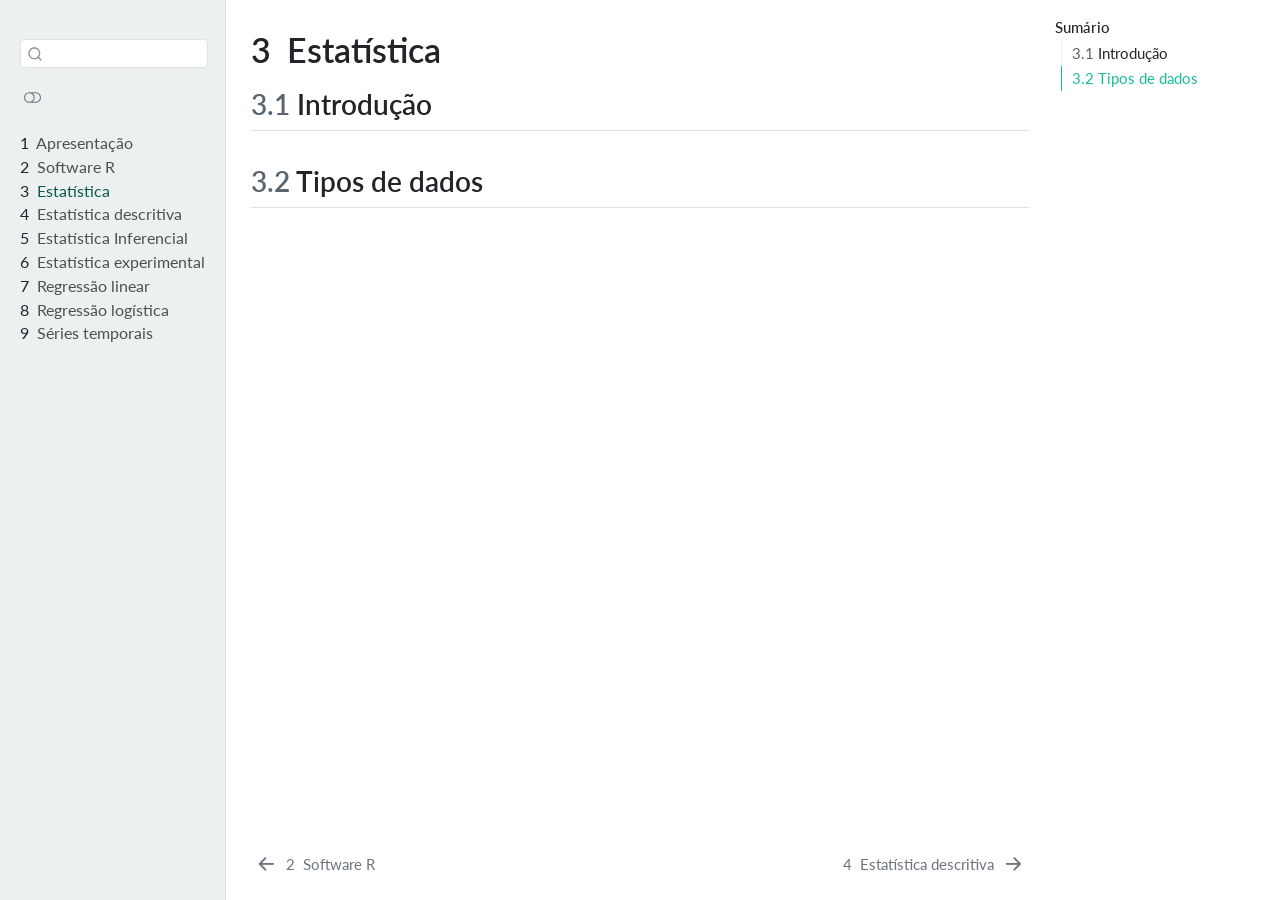
<file: docs/capitulo2.html>
<!DOCTYPE html>
<html xmlns="http://www.w3.org/1999/xhtml" lang="en" xml:lang="en"><head>

<meta charset="utf-8">
<meta name="generator" content="quarto-1.10.18">

<meta name="viewport" content="width=device-width, initial-scale=1.0, user-scalable=yes">


<title>3&nbsp; Estatística</title>
<style>
/* Default styles provided by pandoc.
** See https://pandoc.org/MANUAL.html#variables-for-html for config info.
*/
span.smallcaps{font-variant: small-caps;}
div.columns{display: flex; gap: 1.5em;}
div.column{flex: auto;}
@media screen {
div.columns{gap: min(4vw, 1.5em);}
div.column{overflow-x: auto;}
}
div.hanging-indent{margin-left: 1.5em; text-indent: -1.5em;}
ul.task-list{list-style: none;}
ul.task-list li input[type="checkbox"] {
  width: 0.8em;
  margin: 0 0.8em 0.2em -1em; /* quarto-specific, see https://github.com/quarto-dev/quarto-cli/issues/4556 */ 
  vertical-align: middle;
}
</style>


<script src="site_libs/quarto-nav/quarto-nav.js"></script>
<script src="site_libs/quarto-nav/headroom.min.js"></script>
<script src="site_libs/clipboard/clipboard.min.js"></script>
<script src="site_libs/quarto-search/autocomplete.umd.js"></script>
<script src="site_libs/quarto-search/fuse.min.js"></script>
<script src="site_libs/quarto-search/quarto-search.js"></script>
<meta name="quarto:offset" content="./">
<link href="./capitulo3.html" rel="next">
<link href="./capitulo1.html" rel="prev">
<script src="site_libs/quarto-html/quarto.js" type="module"></script>
<script src="site_libs/quarto-html/tabsets/tabsets.js" type="module"></script>
<script src="site_libs/quarto-html/popper.min.js"></script>
<script src="site_libs/quarto-html/tippy.umd.min.js"></script>
<script src="site_libs/quarto-html/anchor.min.js"></script>
<link href="site_libs/quarto-html/tippy.css" rel="stylesheet">
<link href="site_libs/quarto-html/quarto-syntax-highlighting-64a204ab8560d761af7679ceaba22944.css" rel="stylesheet" class="quarto-color-scheme" id="quarto-text-highlighting-styles">
<link href="site_libs/quarto-html/quarto-syntax-highlighting-dark-b85bc7c33db8c58e0ec93c3465666fed.css" rel="stylesheet" class="quarto-color-scheme quarto-color-alternate" id="quarto-text-highlighting-styles">
<link href="site_libs/quarto-html/quarto-syntax-highlighting-64a204ab8560d761af7679ceaba22944.css" rel="stylesheet" class="quarto-color-scheme-extra" id="quarto-text-highlighting-styles">
<script src="site_libs/bootstrap/bootstrap.min.js"></script>
<link href="site_libs/bootstrap/bootstrap-icons.css" rel="stylesheet">
<link href="site_libs/bootstrap/bootstrap-071f2cfab2509698780004be9a3705a4.min.css" rel="stylesheet" append-hash="true" class="quarto-color-scheme" id="quarto-bootstrap" data-mode="light">
<link href="site_libs/bootstrap/bootstrap-dark-28465b6b87aa4d4b3ae6852c24e7e3ea.min.css" rel="stylesheet" append-hash="true" class="quarto-color-scheme quarto-color-alternate" id="quarto-bootstrap" data-mode="dark">
<link href="site_libs/bootstrap/bootstrap-071f2cfab2509698780004be9a3705a4.min.css" rel="stylesheet" append-hash="true" class="quarto-color-scheme-extra" id="quarto-bootstrap" data-mode="light">
<script id="quarto-search-options" type="application/json">{
  "location": "sidebar",
  "copy-button": false,
  "collapse-after": 3,
  "panel-placement": "start",
  "type": "textbox",
  "limit": 50,
  "keyboard-shortcut": [
    "f",
    "/",
    "s"
  ],
  "show-item-context": false,
  "language": {
    "search-no-results-text": "No results",
    "search-matching-documents-text": "matching documents",
    "search-copy-link-title": "Copy link to search",
    "search-hide-matches-text": "Hide additional matches",
    "search-more-match-text": "more match in this document",
    "search-more-matches-text": "more matches in this document",
    "search-clear-button-title": "Clear",
    "search-text-placeholder": "",
    "search-detached-cancel-button-title": "Cancel",
    "search-submit-button-title": "Submit",
    "search-label": "Search"
  }
}</script>


</head>

<body class="nav-sidebar docked quarto-light"><script id="quarto-html-before-body" type="application/javascript">
    const toggleBodyColorMode = (bsSheetEl) => {
      const mode = bsSheetEl.getAttribute("data-mode");
      const bodyEl = window.document.querySelector("body");
      if (mode === "dark") {
        bodyEl.classList.add("quarto-dark");
        bodyEl.classList.remove("quarto-light");
      } else {
        bodyEl.classList.add("quarto-light");
        bodyEl.classList.remove("quarto-dark");
      }
    }
    const toggleBodyColorPrimary = () => {
      const bsSheetEl = window.document.querySelector("link#quarto-bootstrap:not([rel=disabled-stylesheet])");
      if (bsSheetEl) {
        toggleBodyColorMode(bsSheetEl);
      }
    }
    const setColorSchemeToggle = (alternate) => {
      const toggles = window.document.querySelectorAll('.quarto-color-scheme-toggle');
      for (let i=0; i < toggles.length; i++) {
        const toggle = toggles[i];
        if (toggle) {
          if (alternate) {
            toggle.classList.add("alternate");
          } else {
            toggle.classList.remove("alternate");
          }
        }
      }
    };
    const toggleColorMode = (alternate) => {
      // Switch the stylesheets
      const primaryStylesheets = window.document.querySelectorAll('link.quarto-color-scheme:not(.quarto-color-alternate)');
      const alternateStylesheets = window.document.querySelectorAll('link.quarto-color-scheme.quarto-color-alternate');
      manageTransitions('#quarto-margin-sidebar .nav-link', false);
      if (alternate) {
        // note: dark is layered on light, we don't disable primary!
        enableStylesheet(alternateStylesheets);
        for (const sheetNode of alternateStylesheets) {
          if (sheetNode.id === "quarto-bootstrap") {
            toggleBodyColorMode(sheetNode);
          }
        }
      } else {
        disableStylesheet(alternateStylesheets);
        enableStylesheet(primaryStylesheets)
        toggleBodyColorPrimary();
      }
      manageTransitions('#quarto-margin-sidebar .nav-link', true);
      // Switch the toggles
      setColorSchemeToggle(alternate)
      // Hack to workaround the fact that safari doesn't
      // properly recolor the scrollbar when toggling (#1455)
      if (navigator.userAgent.indexOf('Safari') > 0 && navigator.userAgent.indexOf('Chrome') == -1) {
        manageTransitions("body", false);
        window.scrollTo(0, 1);
        setTimeout(() => {
          window.scrollTo(0, 0);
          manageTransitions("body", true);
        }, 40);
      }
    }
    const disableStylesheet = (stylesheets) => {
      for (let i=0; i < stylesheets.length; i++) {
        const stylesheet = stylesheets[i];
        stylesheet.rel = 'disabled-stylesheet';
      }
    }
    const enableStylesheet = (stylesheets) => {
      for (let i=0; i < stylesheets.length; i++) {
        const stylesheet = stylesheets[i];
        if(stylesheet.rel !== 'stylesheet') { // for Chrome, which will still FOUC without this check
          stylesheet.rel = 'stylesheet';
        }
      }
    }
    const manageTransitions = (selector, allowTransitions) => {
      const els = window.document.querySelectorAll(selector);
      for (let i=0; i < els.length; i++) {
        const el = els[i];
        if (allowTransitions) {
          el.classList.remove('notransition');
        } else {
          el.classList.add('notransition');
        }
      }
    }
    const isFileUrl = () => {
      return window.location.protocol === 'file:';
    }
    const hasAlternateSentinel = () => {
      let styleSentinel = getColorSchemeSentinel();
      if (styleSentinel !== null) {
        return styleSentinel === "alternate";
      } else {
        return false;
      }
    }
    const setStyleSentinel = (alternate) => {
      const value = alternate ? "alternate" : "default";
      if (!isFileUrl()) {
        window.localStorage.setItem("quarto-color-scheme", value);
      } else {
        localAlternateSentinel = value;
      }
    }
    const getColorSchemeSentinel = () => {
      if (!isFileUrl()) {
        const storageValue = window.localStorage.getItem("quarto-color-scheme");
        return storageValue != null ? storageValue : localAlternateSentinel;
      } else {
        return localAlternateSentinel;
      }
    }
    const toggleGiscusIfUsed = (isAlternate, darkModeDefault) => {
      const baseTheme = document.querySelector('#giscus-base-theme')?.value ?? 'light';
      const alternateTheme = document.querySelector('#giscus-alt-theme')?.value ?? 'dark';
      let newTheme = '';
      if(authorPrefersDark) {
        newTheme = isAlternate ? baseTheme : alternateTheme;
      } else {
        newTheme = isAlternate ? alternateTheme : baseTheme;
      }
      const changeGiscusTheme = () => {
        // From: https://github.com/giscus/giscus/issues/336
        const sendMessage = (message) => {
          const iframe = document.querySelector('iframe.giscus-frame');
          if (!iframe) return;
          iframe.contentWindow.postMessage({ giscus: message }, 'https://giscus.app');
        }
        sendMessage({
          setConfig: {
            theme: newTheme
          }
        });
      }
      const isGiscussLoaded = window.document.querySelector('iframe.giscus-frame') !== null;
      if (isGiscussLoaded) {
        changeGiscusTheme();
      }
    };
    const authorPrefersDark = false;
    const darkModeDefault = authorPrefersDark;
      document.querySelector('link#quarto-text-highlighting-styles.quarto-color-scheme-extra').rel = 'disabled-stylesheet';
      document.querySelector('link#quarto-bootstrap.quarto-color-scheme-extra').rel = 'disabled-stylesheet';
    let localAlternateSentinel = darkModeDefault ? 'alternate' : 'default';
    // Dark / light mode switch
    window.quartoToggleColorScheme = () => {
      // Read the current dark / light value
      let toAlternate = !hasAlternateSentinel();
      toggleColorMode(toAlternate);
      setStyleSentinel(toAlternate);
      toggleGiscusIfUsed(toAlternate, darkModeDefault);
      window.dispatchEvent(new Event('resize'));
    };
    // Switch to dark mode if need be
    if (hasAlternateSentinel()) {
      toggleColorMode(true);
    } else {
      toggleColorMode(false);
    }
  </script>

<div id="quarto-search-results"></div>
  <header id="quarto-header" class="headroom fixed-top">
  <nav class="quarto-secondary-nav">
    <div class="container-fluid d-flex">
      <button type="button" class="quarto-btn-toggle btn" data-bs-toggle="collapse" role="button" data-bs-target=".quarto-sidebar-collapse-item" aria-controls="quarto-sidebar" aria-expanded="false" aria-label="Toggle sidebar navigation" onclick="if (window.quartoToggleHeadroom) { window.quartoToggleHeadroom(); }">
        <i class="bi bi-layout-text-sidebar-reverse"></i>
      </button>
        <nav class="quarto-page-breadcrumbs" aria-label="breadcrumb"><ol class="breadcrumb"><li class="breadcrumb-item"><a href="./capitulo2.html"><span class="chapter-number">3</span>&nbsp; <span class="chapter-title">Estatística</span></a></li></ol></nav>
        <a class="flex-grow-1" role="navigation" data-bs-toggle="collapse" data-bs-target=".quarto-sidebar-collapse-item" aria-controls="quarto-sidebar" aria-expanded="false" aria-label="Toggle sidebar navigation" onclick="if (window.quartoToggleHeadroom) { window.quartoToggleHeadroom(); }">      
        </a>
      <button type="button" class="btn quarto-search-button" aria-label="Search" onclick="window.quartoOpenSearch();">
        <i class="bi bi-search"></i>
      </button>
    </div>
  </nav>
</header>
<!-- content -->
<div id="quarto-content" class="quarto-container page-columns page-rows-contents page-layout-article">
<!-- sidebar -->
  <nav id="quarto-sidebar" class="sidebar collapse collapse-horizontal quarto-sidebar-collapse-item sidebar-navigation docked overflow-auto">
        <div class="mt-2 flex-shrink-0 align-items-center">
        <div class="sidebar-search">
        <div id="quarto-search" class="" title="Search"></div>
        </div>
        </div>
        <div class="sidebar-tools-collapse">
  <a href="" class="quarto-color-scheme-toggle quarto-navigation-tool  px-1" onclick="window.quartoToggleColorScheme(); return false;" title="Toggle dark mode"><i class="bi"></i></a>
</div>
    <div class="sidebar-menu-container"> 
    <ul class="list-unstyled mt-1">
        <li class="sidebar-item">
  <div class="sidebar-item-container"> 
  <a href="./index.html" class="sidebar-item-text sidebar-link">
 <span class="menu-text"><span class="chapter-number">1</span>&nbsp; <span class="chapter-title">Apresentação</span></span></a>
  </div>
</li>
        <li class="sidebar-item">
  <div class="sidebar-item-container"> 
  <a href="./capitulo1.html" class="sidebar-item-text sidebar-link">
 <span class="menu-text"><span class="chapter-number">2</span>&nbsp; <span class="chapter-title">Software R</span></span></a>
  </div>
</li>
        <li class="sidebar-item">
  <div class="sidebar-item-container"> 
  <a href="./capitulo2.html" class="sidebar-item-text sidebar-link active">
 <span class="menu-text"><span class="chapter-number">3</span>&nbsp; <span class="chapter-title">Estatística</span></span></a>
  </div>
</li>
        <li class="sidebar-item">
  <div class="sidebar-item-container"> 
  <a href="./capitulo3.html" class="sidebar-item-text sidebar-link">
 <span class="menu-text"><span class="chapter-number">4</span>&nbsp; <span class="chapter-title">Estatística descritiva</span></span></a>
  </div>
</li>
        <li class="sidebar-item">
  <div class="sidebar-item-container"> 
  <a href="./capitulo4.html" class="sidebar-item-text sidebar-link">
 <span class="menu-text"><span class="chapter-number">5</span>&nbsp; <span class="chapter-title">Estatística Inferencial</span></span></a>
  </div>
</li>
        <li class="sidebar-item">
  <div class="sidebar-item-container"> 
  <a href="./capitulo5.html" class="sidebar-item-text sidebar-link">
 <span class="menu-text"><span class="chapter-number">6</span>&nbsp; <span class="chapter-title">Estatística experimental</span></span></a>
  </div>
</li>
        <li class="sidebar-item">
  <div class="sidebar-item-container"> 
  <a href="./capitulo6.html" class="sidebar-item-text sidebar-link">
 <span class="menu-text"><span class="chapter-number">7</span>&nbsp; <span class="chapter-title">Regressão linear</span></span></a>
  </div>
</li>
        <li class="sidebar-item">
  <div class="sidebar-item-container"> 
  <a href="./capitulo7.html" class="sidebar-item-text sidebar-link">
 <span class="menu-text"><span class="chapter-number">8</span>&nbsp; <span class="chapter-title">Regressão logística</span></span></a>
  </div>
</li>
        <li class="sidebar-item">
  <div class="sidebar-item-container"> 
  <a href="./capitulo8.html" class="sidebar-item-text sidebar-link">
 <span class="menu-text"><span class="chapter-number">9</span>&nbsp; <span class="chapter-title">Séries temporais</span></span></a>
  </div>
</li>
    </ul>
    </div>
</nav>
<div id="quarto-sidebar-glass" class="quarto-sidebar-collapse-item" data-bs-toggle="collapse" data-bs-target=".quarto-sidebar-collapse-item"></div>
<!-- margin-sidebar -->
    <div id="quarto-margin-sidebar" class="sidebar margin-sidebar">
        <nav id="TOC" role="doc-toc" class="toc-active">
    <h2 id="toc-title">Sumário</h2>
   
  <ul>
  <li><a href="#introdução" id="toc-introdução" class="nav-link active" data-scroll-target="#introdução"><span class="header-section-number">3.1</span> Introdução</a></li>
  <li><a href="#tipos-de-dados" id="toc-tipos-de-dados" class="nav-link" data-scroll-target="#tipos-de-dados"><span class="header-section-number">3.2</span> Tipos de dados</a></li>
  </ul>
</nav>
    </div>
<!-- main -->
<main class="content" id="quarto-document-content">


<header id="title-block-header" class="quarto-title-block default">
<div class="quarto-title">
<h1 class="title"><span class="chapter-number">3</span>&nbsp; <span class="chapter-title">Estatística</span></h1>
</div>



<div class="quarto-title-meta">

    
  
    
  </div>
  


</header>


<section id="introdução" class="level2" data-number="3.1">
<h2 data-number="3.1" class="anchored" data-anchor-id="introdução"><span class="header-section-number">3.1</span> Introdução</h2>
</section>
<section id="tipos-de-dados" class="level2" data-number="3.2">
<h2 data-number="3.2" class="anchored" data-anchor-id="tipos-de-dados"><span class="header-section-number">3.2</span> Tipos de dados</h2>


</section>

</main> <!-- /main -->
<script id="quarto-html-after-body" type="application/javascript">
  window.document.addEventListener("DOMContentLoaded", function (event) {
    // Ensure there is a toggle, if there isn't float one in the top right
    if (window.document.querySelector('.quarto-color-scheme-toggle') === null) {
      const a = window.document.createElement('a');
      a.classList.add('top-right');
      a.classList.add('quarto-color-scheme-toggle');
      a.href = "";
      a.onclick = function() { try { window.quartoToggleColorScheme(); } catch {} return false; };
      const i = window.document.createElement("i");
      i.classList.add('bi');
      a.appendChild(i);
      window.document.body.appendChild(a);
    }
    setColorSchemeToggle(hasAlternateSentinel())
    const icon = "";
    const anchorJS = new window.AnchorJS();
    anchorJS.options = {
      placement: 'right',
      icon: icon
    };
    anchorJS.add('.anchored');
    const isCodeAnnotation = (el) => {
      for (const clz of el.classList) {
        if (clz.startsWith('code-annotation-')) {                     
          return true;
        }
      }
      return false;
    }
    const onCopySuccess = function(e) {
      // button target
      const button = e.trigger;
      // don't keep focus
      button.blur();
      // flash "checked"
      button.classList.add('code-copy-button-checked');
      var currentTitle = button.getAttribute("title");
      button.setAttribute("title", "Copied!");
      let tooltip;
      if (window.bootstrap) {
        button.setAttribute("data-bs-toggle", "tooltip");
        button.setAttribute("data-bs-placement", "left");
        button.setAttribute("data-bs-title", "Copied!");
        tooltip = new bootstrap.Tooltip(button, 
          { trigger: "manual", 
            customClass: "code-copy-button-tooltip",
            offset: [0, -8]});
        tooltip.show();    
      }
      setTimeout(function() {
        if (tooltip) {
          tooltip.hide();
          button.removeAttribute("data-bs-title");
          button.removeAttribute("data-bs-toggle");
          button.removeAttribute("data-bs-placement");
        }
        button.setAttribute("title", currentTitle);
        button.classList.remove('code-copy-button-checked');
      }, 1000);
      // clear code selection
      e.clearSelection();
    }
    const getTextToCopy = function(trigger) {
      const outerScaffold = trigger.parentElement.cloneNode(true);
      const codeEl = outerScaffold.querySelector('code');
      for (const childEl of codeEl.children) {
        if (isCodeAnnotation(childEl)) {
          childEl.remove();
        }
      }
      return codeEl.innerText;
    }
    const clipboard = new window.ClipboardJS('.code-copy-button:not([data-in-quarto-modal])', {
      text: getTextToCopy
    });
    clipboard.on('success', onCopySuccess);
    if (window.document.getElementById('quarto-embedded-source-code-modal')) {
      const clipboardModal = new window.ClipboardJS('.code-copy-button[data-in-quarto-modal]', {
        text: getTextToCopy,
        container: window.document.getElementById('quarto-embedded-source-code-modal')
      });
      clipboardModal.on('success', onCopySuccess);
    }
      var localhostRegex = new RegExp(/^(?:http|https):\/\/localhost\:?[0-9]*\//);
      var mailtoRegex = new RegExp(/^mailto:/);
        var filterRegex = new RegExp('/' + window.location.host + '/');
      var isInternal = (href) => {
          return filterRegex.test(href) || localhostRegex.test(href) || mailtoRegex.test(href);
      }
      // Inspect non-navigation links and adorn them if external
     var links = window.document.querySelectorAll('a[href]:not(.nav-link):not(.navbar-brand):not(.toc-action):not(.sidebar-link):not(.sidebar-item-toggle):not(.pagination-link):not(.no-external):not([aria-hidden]):not(.dropdown-item):not(.quarto-navigation-tool):not(.about-link)');
      for (var i=0; i<links.length; i++) {
        const link = links[i];
        if (!isInternal(link.href)) {
          // undo the damage that might have been done by quarto-nav.js in the case of
          // links that we want to consider external
          if (link.dataset.originalHref !== undefined) {
            link.href = link.dataset.originalHref;
          }
        }
      }
    function tippyHover(el, contentFn, onTriggerFn, onUntriggerFn) {
      const config = {
        allowHTML: true,
        maxWidth: 500,
        delay: 100,
        arrow: false,
        appendTo: function(el) {
            return el.parentElement;
        },
        interactive: true,
        interactiveBorder: 10,
        theme: 'quarto',
        placement: 'bottom-start',
      };
      if (contentFn) {
        config.content = contentFn;
      }
      if (onTriggerFn) {
        config.onTrigger = onTriggerFn;
      }
      if (onUntriggerFn) {
        config.onUntrigger = onUntriggerFn;
      }
      window.tippy(el, config); 
    }
    const noterefs = window.document.querySelectorAll('a[role="doc-noteref"]');
    for (var i=0; i<noterefs.length; i++) {
      const ref = noterefs[i];
      tippyHover(ref, function() {
        // use id or data attribute instead here
        let href = ref.getAttribute('data-footnote-href') || ref.getAttribute('href');
        try { href = new URL(href).hash; } catch {}
        const id = href.replace(/^#\/?/, "");
        const note = window.document.getElementById(id);
        if (note) {
          return note.innerHTML;
        } else {
          return "";
        }
      });
    }
    const xrefs = window.document.querySelectorAll('a.quarto-xref');
    const processXRef = (id, note) => {
      // Strip column container classes
      const stripColumnClz = (el) => {
        el.classList.remove("page-full", "page-columns");
        if (el.children) {
          for (const child of el.children) {
            stripColumnClz(child);
          }
        }
      }
      stripColumnClz(note)
      if (id === null || id.startsWith('sec-')) {
        // Special case sections, only their first couple elements
        const container = document.createElement("div");
        if (note.children && note.children.length > 2) {
          container.appendChild(note.children[0].cloneNode(true));
          for (let i = 1; i < note.children.length; i++) {
            const child = note.children[i];
            if (child.tagName === "P" && child.innerText === "") {
              continue;
            } else {
              container.appendChild(child.cloneNode(true));
              break;
            }
          }
          if (window.Quarto?.typesetMath) {
            window.Quarto.typesetMath(container);
          }
          return container.innerHTML
        } else {
          if (window.Quarto?.typesetMath) {
            window.Quarto.typesetMath(note);
          }
          return note.innerHTML;
        }
      } else {
        // Remove any anchor links if they are present
        const anchorLink = note.querySelector('a.anchorjs-link');
        if (anchorLink) {
          anchorLink.remove();
        }
        if (window.Quarto?.typesetMath) {
          window.Quarto.typesetMath(note);
        }
        if (note.classList.contains("callout")) {
          return note.outerHTML;
        } else {
          return note.innerHTML;
        }
      }
    }
    for (var i=0; i<xrefs.length; i++) {
      const xref = xrefs[i];
      tippyHover(xref, undefined, function(instance) {
        instance.disable();
        let url = xref.getAttribute('href');
        let hash = undefined; 
        if (url.startsWith('#')) {
          hash = url;
        } else {
          try { hash = new URL(url).hash; } catch {}
        }
        if (hash) {
          const id = hash.replace(/^#\/?/, "");
          const note = window.document.getElementById(id);
          if (note !== null) {
            try {
              const html = processXRef(id, note.cloneNode(true));
              instance.setContent(html);
            } finally {
              instance.enable();
              instance.show();
            }
          } else {
            // See if we can fetch this
            fetch(url.split('#')[0])
            .then(res => res.text())
            .then(html => {
              const parser = new DOMParser();
              const htmlDoc = parser.parseFromString(html, "text/html");
              const note = htmlDoc.getElementById(id);
              if (note !== null) {
                const html = processXRef(id, note);
                instance.setContent(html);
              } 
            }).finally(() => {
              instance.enable();
              instance.show();
            });
          }
        } else {
          // See if we can fetch a full url (with no hash to target)
          // This is a special case and we should probably do some content thinning / targeting
          fetch(url)
          .then(res => res.text())
          .then(html => {
            const parser = new DOMParser();
            const htmlDoc = parser.parseFromString(html, "text/html");
            const note = htmlDoc.querySelector('main.content');
            if (note !== null) {
              // This should only happen for chapter cross references
              // (since there is no id in the URL)
              // remove the first header
              if (note.children.length > 0 && note.children[0].tagName === "HEADER") {
                note.children[0].remove();
              }
              const html = processXRef(null, note);
              instance.setContent(html);
            } 
          }).finally(() => {
            instance.enable();
            instance.show();
          });
        }
      }, function(instance) {
      });
    }
        let selectedAnnoteEl;
        const selectorForAnnotation = ( cell, annotation) => {
          let cellAttr = 'data-code-cell="' + cell + '"';
          let lineAttr = 'data-code-annotation="' +  annotation + '"';
          const selector = 'span[' + cellAttr + '][' + lineAttr + ']';
          return selector;
        }
        const selectCodeLines = (annoteEl) => {
          const doc = window.document;
          const targetCell = annoteEl.getAttribute("data-target-cell");
          const targetAnnotation = annoteEl.getAttribute("data-target-annotation");
          const annoteSpan = window.document.querySelector(selectorForAnnotation(targetCell, targetAnnotation));
          const lines = annoteSpan.getAttribute("data-code-lines").split(",");
          const lineIds = lines.map((line) => {
            return targetCell + "-" + line;
          })
          let top = null;
          let height = null;
          let parent = null;
          if (lineIds.length > 0) {
              //compute the position of the single el (top and bottom and make a div)
              const el = window.document.getElementById(lineIds[0]);
              top = el.offsetTop;
              height = el.offsetHeight;
              parent = el.parentElement.parentElement;
            if (lineIds.length > 1) {
              const lastEl = window.document.getElementById(lineIds[lineIds.length - 1]);
              const bottom = lastEl.offsetTop + lastEl.offsetHeight;
              height = bottom - top;
            }
            if (top !== null && height !== null && parent !== null) {
              // cook up a div (if necessary) and position it 
              let div = window.document.getElementById("code-annotation-line-highlight");
              if (div === null) {
                div = window.document.createElement("div");
                div.setAttribute("id", "code-annotation-line-highlight");
                div.style.position = 'absolute';
                parent.appendChild(div);
              }
              div.style.top = top - 2 + "px";
              div.style.height = height + 4 + "px";
              div.style.left = 0;
              let gutterDiv = window.document.getElementById("code-annotation-line-highlight-gutter");
              if (gutterDiv === null) {
                gutterDiv = window.document.createElement("div");
                gutterDiv.setAttribute("id", "code-annotation-line-highlight-gutter");
                gutterDiv.style.position = 'absolute';
                const codeCell = window.document.getElementById(targetCell);
                const gutter = codeCell.querySelector('.code-annotation-gutter');
                gutter.appendChild(gutterDiv);
              }
              gutterDiv.style.top = top - 2 + "px";
              gutterDiv.style.height = height + 4 + "px";
            }
            selectedAnnoteEl = annoteEl;
          }
        };
        const unselectCodeLines = () => {
          const elementsIds = ["code-annotation-line-highlight", "code-annotation-line-highlight-gutter"];
          elementsIds.forEach((elId) => {
            const div = window.document.getElementById(elId);
            if (div) {
              div.remove();
            }
          });
          selectedAnnoteEl = undefined;
        };
          // Handle positioning of the toggle
      window.addEventListener(
        "resize",
        throttle(() => {
          elRect = undefined;
          if (selectedAnnoteEl) {
            selectCodeLines(selectedAnnoteEl);
          }
        }, 10)
      );
      function throttle(fn, ms) {
      let throttle = false;
      let timer;
        return (...args) => {
          if(!throttle) { // first call gets through
              fn.apply(this, args);
              throttle = true;
          } else { // all the others get throttled
              if(timer) clearTimeout(timer); // cancel #2
              timer = setTimeout(() => {
                fn.apply(this, args);
                timer = throttle = false;
              }, ms);
          }
        };
      }
        // Attach click handler to the DT
        const annoteDls = window.document.querySelectorAll('dt[data-target-cell]');
        for (const annoteDlNode of annoteDls) {
          annoteDlNode.addEventListener('click', (event) => {
            const clickedEl = event.target;
            if (clickedEl !== selectedAnnoteEl) {
              unselectCodeLines();
              const activeEl = window.document.querySelector('dt[data-target-cell].code-annotation-active');
              if (activeEl) {
                activeEl.classList.remove('code-annotation-active');
              }
              selectCodeLines(clickedEl);
              clickedEl.classList.add('code-annotation-active');
            } else {
              // Unselect the line
              unselectCodeLines();
              clickedEl.classList.remove('code-annotation-active');
            }
          });
        }
    const findCites = (el) => {
      const parentEl = el.parentElement;
      if (parentEl) {
        const cites = parentEl.dataset.cites;
        if (cites) {
          return {
            el,
            cites: cites.split(' ')
          };
        } else {
          return findCites(el.parentElement)
        }
      } else {
        return undefined;
      }
    };
    var bibliorefs = window.document.querySelectorAll('a[role="doc-biblioref"]');
    for (var i=0; i<bibliorefs.length; i++) {
      const ref = bibliorefs[i];
      const citeInfo = findCites(ref);
      if (citeInfo) {
        tippyHover(citeInfo.el, function() {
          var popup = window.document.createElement('div');
          citeInfo.cites.forEach(function(cite) {
            var citeDiv = window.document.createElement('div');
            citeDiv.classList.add('hanging-indent');
            citeDiv.classList.add('csl-entry');
            var biblioDiv = window.document.getElementById('ref-' + cite);
            if (biblioDiv) {
              citeDiv.innerHTML = biblioDiv.innerHTML;
            }
            popup.appendChild(citeDiv);
          });
          return popup.innerHTML;
        });
      }
    }
  });
  </script>
<nav class="page-navigation">
  <div class="nav-page nav-page-previous">
      <a href="./capitulo1.html" class="pagination-link" aria-label="Software R">
        <i class="bi bi-arrow-left-short"></i> <span class="nav-page-text"><span class="chapter-number">2</span>&nbsp; <span class="chapter-title">Software R</span></span>
      </a>          
  </div>
  <div class="nav-page nav-page-next">
      <a href="./capitulo3.html" class="pagination-link" aria-label="Estatística descritiva">
        <span class="nav-page-text"><span class="chapter-number">4</span>&nbsp; <span class="chapter-title">Estatística descritiva</span></span> <i class="bi bi-arrow-right-short"></i>
      </a>
  </div>
</nav>
</div> <!-- /content -->




</body></html>
</file>
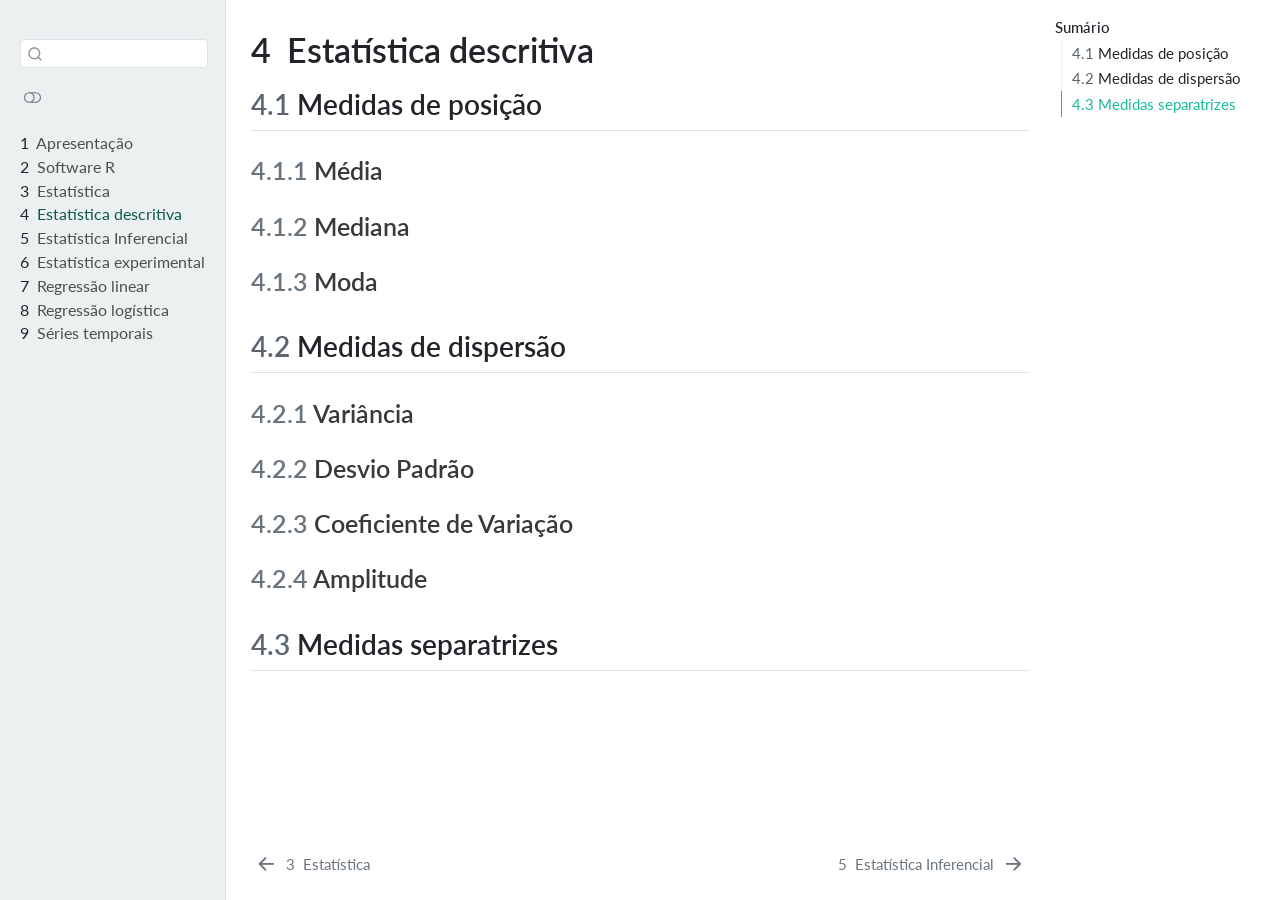
<file: docs/capitulo3.html>
<!DOCTYPE html>
<html xmlns="http://www.w3.org/1999/xhtml" lang="en" xml:lang="en"><head>

<meta charset="utf-8">
<meta name="generator" content="quarto-1.10.18">

<meta name="viewport" content="width=device-width, initial-scale=1.0, user-scalable=yes">


<title>4&nbsp; Estatística descritiva</title>
<style>
/* Default styles provided by pandoc.
** See https://pandoc.org/MANUAL.html#variables-for-html for config info.
*/
span.smallcaps{font-variant: small-caps;}
div.columns{display: flex; gap: 1.5em;}
div.column{flex: auto;}
@media screen {
div.columns{gap: min(4vw, 1.5em);}
div.column{overflow-x: auto;}
}
div.hanging-indent{margin-left: 1.5em; text-indent: -1.5em;}
ul.task-list{list-style: none;}
ul.task-list li input[type="checkbox"] {
  width: 0.8em;
  margin: 0 0.8em 0.2em -1em; /* quarto-specific, see https://github.com/quarto-dev/quarto-cli/issues/4556 */ 
  vertical-align: middle;
}
</style>


<script src="site_libs/quarto-nav/quarto-nav.js"></script>
<script src="site_libs/quarto-nav/headroom.min.js"></script>
<script src="site_libs/clipboard/clipboard.min.js"></script>
<script src="site_libs/quarto-search/autocomplete.umd.js"></script>
<script src="site_libs/quarto-search/fuse.min.js"></script>
<script src="site_libs/quarto-search/quarto-search.js"></script>
<meta name="quarto:offset" content="./">
<link href="./capitulo4.html" rel="next">
<link href="./capitulo2.html" rel="prev">
<script src="site_libs/quarto-html/quarto.js" type="module"></script>
<script src="site_libs/quarto-html/tabsets/tabsets.js" type="module"></script>
<script src="site_libs/quarto-html/popper.min.js"></script>
<script src="site_libs/quarto-html/tippy.umd.min.js"></script>
<script src="site_libs/quarto-html/anchor.min.js"></script>
<link href="site_libs/quarto-html/tippy.css" rel="stylesheet">
<link href="site_libs/quarto-html/quarto-syntax-highlighting-64a204ab8560d761af7679ceaba22944.css" rel="stylesheet" class="quarto-color-scheme" id="quarto-text-highlighting-styles">
<link href="site_libs/quarto-html/quarto-syntax-highlighting-dark-b85bc7c33db8c58e0ec93c3465666fed.css" rel="stylesheet" class="quarto-color-scheme quarto-color-alternate" id="quarto-text-highlighting-styles">
<link href="site_libs/quarto-html/quarto-syntax-highlighting-64a204ab8560d761af7679ceaba22944.css" rel="stylesheet" class="quarto-color-scheme-extra" id="quarto-text-highlighting-styles">
<script src="site_libs/bootstrap/bootstrap.min.js"></script>
<link href="site_libs/bootstrap/bootstrap-icons.css" rel="stylesheet">
<link href="site_libs/bootstrap/bootstrap-071f2cfab2509698780004be9a3705a4.min.css" rel="stylesheet" append-hash="true" class="quarto-color-scheme" id="quarto-bootstrap" data-mode="light">
<link href="site_libs/bootstrap/bootstrap-dark-28465b6b87aa4d4b3ae6852c24e7e3ea.min.css" rel="stylesheet" append-hash="true" class="quarto-color-scheme quarto-color-alternate" id="quarto-bootstrap" data-mode="dark">
<link href="site_libs/bootstrap/bootstrap-071f2cfab2509698780004be9a3705a4.min.css" rel="stylesheet" append-hash="true" class="quarto-color-scheme-extra" id="quarto-bootstrap" data-mode="light">
<script id="quarto-search-options" type="application/json">{
  "location": "sidebar",
  "copy-button": false,
  "collapse-after": 3,
  "panel-placement": "start",
  "type": "textbox",
  "limit": 50,
  "keyboard-shortcut": [
    "f",
    "/",
    "s"
  ],
  "show-item-context": false,
  "language": {
    "search-no-results-text": "No results",
    "search-matching-documents-text": "matching documents",
    "search-copy-link-title": "Copy link to search",
    "search-hide-matches-text": "Hide additional matches",
    "search-more-match-text": "more match in this document",
    "search-more-matches-text": "more matches in this document",
    "search-clear-button-title": "Clear",
    "search-text-placeholder": "",
    "search-detached-cancel-button-title": "Cancel",
    "search-submit-button-title": "Submit",
    "search-label": "Search"
  }
}</script>


</head>

<body class="nav-sidebar docked quarto-light"><script id="quarto-html-before-body" type="application/javascript">
    const toggleBodyColorMode = (bsSheetEl) => {
      const mode = bsSheetEl.getAttribute("data-mode");
      const bodyEl = window.document.querySelector("body");
      if (mode === "dark") {
        bodyEl.classList.add("quarto-dark");
        bodyEl.classList.remove("quarto-light");
      } else {
        bodyEl.classList.add("quarto-light");
        bodyEl.classList.remove("quarto-dark");
      }
    }
    const toggleBodyColorPrimary = () => {
      const bsSheetEl = window.document.querySelector("link#quarto-bootstrap:not([rel=disabled-stylesheet])");
      if (bsSheetEl) {
        toggleBodyColorMode(bsSheetEl);
      }
    }
    const setColorSchemeToggle = (alternate) => {
      const toggles = window.document.querySelectorAll('.quarto-color-scheme-toggle');
      for (let i=0; i < toggles.length; i++) {
        const toggle = toggles[i];
        if (toggle) {
          if (alternate) {
            toggle.classList.add("alternate");
          } else {
            toggle.classList.remove("alternate");
          }
        }
      }
    };
    const toggleColorMode = (alternate) => {
      // Switch the stylesheets
      const primaryStylesheets = window.document.querySelectorAll('link.quarto-color-scheme:not(.quarto-color-alternate)');
      const alternateStylesheets = window.document.querySelectorAll('link.quarto-color-scheme.quarto-color-alternate');
      manageTransitions('#quarto-margin-sidebar .nav-link', false);
      if (alternate) {
        // note: dark is layered on light, we don't disable primary!
        enableStylesheet(alternateStylesheets);
        for (const sheetNode of alternateStylesheets) {
          if (sheetNode.id === "quarto-bootstrap") {
            toggleBodyColorMode(sheetNode);
          }
        }
      } else {
        disableStylesheet(alternateStylesheets);
        enableStylesheet(primaryStylesheets)
        toggleBodyColorPrimary();
      }
      manageTransitions('#quarto-margin-sidebar .nav-link', true);
      // Switch the toggles
      setColorSchemeToggle(alternate)
      // Hack to workaround the fact that safari doesn't
      // properly recolor the scrollbar when toggling (#1455)
      if (navigator.userAgent.indexOf('Safari') > 0 && navigator.userAgent.indexOf('Chrome') == -1) {
        manageTransitions("body", false);
        window.scrollTo(0, 1);
        setTimeout(() => {
          window.scrollTo(0, 0);
          manageTransitions("body", true);
        }, 40);
      }
    }
    const disableStylesheet = (stylesheets) => {
      for (let i=0; i < stylesheets.length; i++) {
        const stylesheet = stylesheets[i];
        stylesheet.rel = 'disabled-stylesheet';
      }
    }
    const enableStylesheet = (stylesheets) => {
      for (let i=0; i < stylesheets.length; i++) {
        const stylesheet = stylesheets[i];
        if(stylesheet.rel !== 'stylesheet') { // for Chrome, which will still FOUC without this check
          stylesheet.rel = 'stylesheet';
        }
      }
    }
    const manageTransitions = (selector, allowTransitions) => {
      const els = window.document.querySelectorAll(selector);
      for (let i=0; i < els.length; i++) {
        const el = els[i];
        if (allowTransitions) {
          el.classList.remove('notransition');
        } else {
          el.classList.add('notransition');
        }
      }
    }
    const isFileUrl = () => {
      return window.location.protocol === 'file:';
    }
    const hasAlternateSentinel = () => {
      let styleSentinel = getColorSchemeSentinel();
      if (styleSentinel !== null) {
        return styleSentinel === "alternate";
      } else {
        return false;
      }
    }
    const setStyleSentinel = (alternate) => {
      const value = alternate ? "alternate" : "default";
      if (!isFileUrl()) {
        window.localStorage.setItem("quarto-color-scheme", value);
      } else {
        localAlternateSentinel = value;
      }
    }
    const getColorSchemeSentinel = () => {
      if (!isFileUrl()) {
        const storageValue = window.localStorage.getItem("quarto-color-scheme");
        return storageValue != null ? storageValue : localAlternateSentinel;
      } else {
        return localAlternateSentinel;
      }
    }
    const toggleGiscusIfUsed = (isAlternate, darkModeDefault) => {
      const baseTheme = document.querySelector('#giscus-base-theme')?.value ?? 'light';
      const alternateTheme = document.querySelector('#giscus-alt-theme')?.value ?? 'dark';
      let newTheme = '';
      if(authorPrefersDark) {
        newTheme = isAlternate ? baseTheme : alternateTheme;
      } else {
        newTheme = isAlternate ? alternateTheme : baseTheme;
      }
      const changeGiscusTheme = () => {
        // From: https://github.com/giscus/giscus/issues/336
        const sendMessage = (message) => {
          const iframe = document.querySelector('iframe.giscus-frame');
          if (!iframe) return;
          iframe.contentWindow.postMessage({ giscus: message }, 'https://giscus.app');
        }
        sendMessage({
          setConfig: {
            theme: newTheme
          }
        });
      }
      const isGiscussLoaded = window.document.querySelector('iframe.giscus-frame') !== null;
      if (isGiscussLoaded) {
        changeGiscusTheme();
      }
    };
    const authorPrefersDark = false;
    const darkModeDefault = authorPrefersDark;
      document.querySelector('link#quarto-text-highlighting-styles.quarto-color-scheme-extra').rel = 'disabled-stylesheet';
      document.querySelector('link#quarto-bootstrap.quarto-color-scheme-extra').rel = 'disabled-stylesheet';
    let localAlternateSentinel = darkModeDefault ? 'alternate' : 'default';
    // Dark / light mode switch
    window.quartoToggleColorScheme = () => {
      // Read the current dark / light value
      let toAlternate = !hasAlternateSentinel();
      toggleColorMode(toAlternate);
      setStyleSentinel(toAlternate);
      toggleGiscusIfUsed(toAlternate, darkModeDefault);
      window.dispatchEvent(new Event('resize'));
    };
    // Switch to dark mode if need be
    if (hasAlternateSentinel()) {
      toggleColorMode(true);
    } else {
      toggleColorMode(false);
    }
  </script>

<div id="quarto-search-results"></div>
  <header id="quarto-header" class="headroom fixed-top">
  <nav class="quarto-secondary-nav">
    <div class="container-fluid d-flex">
      <button type="button" class="quarto-btn-toggle btn" data-bs-toggle="collapse" role="button" data-bs-target=".quarto-sidebar-collapse-item" aria-controls="quarto-sidebar" aria-expanded="false" aria-label="Toggle sidebar navigation" onclick="if (window.quartoToggleHeadroom) { window.quartoToggleHeadroom(); }">
        <i class="bi bi-layout-text-sidebar-reverse"></i>
      </button>
        <nav class="quarto-page-breadcrumbs" aria-label="breadcrumb"><ol class="breadcrumb"><li class="breadcrumb-item"><a href="./capitulo3.html"><span class="chapter-number">4</span>&nbsp; <span class="chapter-title">Estatística descritiva</span></a></li></ol></nav>
        <a class="flex-grow-1" role="navigation" data-bs-toggle="collapse" data-bs-target=".quarto-sidebar-collapse-item" aria-controls="quarto-sidebar" aria-expanded="false" aria-label="Toggle sidebar navigation" onclick="if (window.quartoToggleHeadroom) { window.quartoToggleHeadroom(); }">      
        </a>
      <button type="button" class="btn quarto-search-button" aria-label="Search" onclick="window.quartoOpenSearch();">
        <i class="bi bi-search"></i>
      </button>
    </div>
  </nav>
</header>
<!-- content -->
<div id="quarto-content" class="quarto-container page-columns page-rows-contents page-layout-article">
<!-- sidebar -->
  <nav id="quarto-sidebar" class="sidebar collapse collapse-horizontal quarto-sidebar-collapse-item sidebar-navigation docked overflow-auto">
        <div class="mt-2 flex-shrink-0 align-items-center">
        <div class="sidebar-search">
        <div id="quarto-search" class="" title="Search"></div>
        </div>
        </div>
        <div class="sidebar-tools-collapse">
  <a href="" class="quarto-color-scheme-toggle quarto-navigation-tool  px-1" onclick="window.quartoToggleColorScheme(); return false;" title="Toggle dark mode"><i class="bi"></i></a>
</div>
    <div class="sidebar-menu-container"> 
    <ul class="list-unstyled mt-1">
        <li class="sidebar-item">
  <div class="sidebar-item-container"> 
  <a href="./index.html" class="sidebar-item-text sidebar-link">
 <span class="menu-text"><span class="chapter-number">1</span>&nbsp; <span class="chapter-title">Apresentação</span></span></a>
  </div>
</li>
        <li class="sidebar-item">
  <div class="sidebar-item-container"> 
  <a href="./capitulo1.html" class="sidebar-item-text sidebar-link">
 <span class="menu-text"><span class="chapter-number">2</span>&nbsp; <span class="chapter-title">Software R</span></span></a>
  </div>
</li>
        <li class="sidebar-item">
  <div class="sidebar-item-container"> 
  <a href="./capitulo2.html" class="sidebar-item-text sidebar-link">
 <span class="menu-text"><span class="chapter-number">3</span>&nbsp; <span class="chapter-title">Estatística</span></span></a>
  </div>
</li>
        <li class="sidebar-item">
  <div class="sidebar-item-container"> 
  <a href="./capitulo3.html" class="sidebar-item-text sidebar-link active">
 <span class="menu-text"><span class="chapter-number">4</span>&nbsp; <span class="chapter-title">Estatística descritiva</span></span></a>
  </div>
</li>
        <li class="sidebar-item">
  <div class="sidebar-item-container"> 
  <a href="./capitulo4.html" class="sidebar-item-text sidebar-link">
 <span class="menu-text"><span class="chapter-number">5</span>&nbsp; <span class="chapter-title">Estatística Inferencial</span></span></a>
  </div>
</li>
        <li class="sidebar-item">
  <div class="sidebar-item-container"> 
  <a href="./capitulo5.html" class="sidebar-item-text sidebar-link">
 <span class="menu-text"><span class="chapter-number">6</span>&nbsp; <span class="chapter-title">Estatística experimental</span></span></a>
  </div>
</li>
        <li class="sidebar-item">
  <div class="sidebar-item-container"> 
  <a href="./capitulo6.html" class="sidebar-item-text sidebar-link">
 <span class="menu-text"><span class="chapter-number">7</span>&nbsp; <span class="chapter-title">Regressão linear</span></span></a>
  </div>
</li>
        <li class="sidebar-item">
  <div class="sidebar-item-container"> 
  <a href="./capitulo7.html" class="sidebar-item-text sidebar-link">
 <span class="menu-text"><span class="chapter-number">8</span>&nbsp; <span class="chapter-title">Regressão logística</span></span></a>
  </div>
</li>
        <li class="sidebar-item">
  <div class="sidebar-item-container"> 
  <a href="./capitulo8.html" class="sidebar-item-text sidebar-link">
 <span class="menu-text"><span class="chapter-number">9</span>&nbsp; <span class="chapter-title">Séries temporais</span></span></a>
  </div>
</li>
    </ul>
    </div>
</nav>
<div id="quarto-sidebar-glass" class="quarto-sidebar-collapse-item" data-bs-toggle="collapse" data-bs-target=".quarto-sidebar-collapse-item"></div>
<!-- margin-sidebar -->
    <div id="quarto-margin-sidebar" class="sidebar margin-sidebar">
        <nav id="TOC" role="doc-toc" class="toc-active">
    <h2 id="toc-title">Sumário</h2>
   
  <ul>
  <li><a href="#medidas-de-posição" id="toc-medidas-de-posição" class="nav-link active" data-scroll-target="#medidas-de-posição"><span class="header-section-number">4.1</span> Medidas de posição</a>
  <ul>
  <li><a href="#média" id="toc-média" class="nav-link" data-scroll-target="#média"><span class="header-section-number">4.1.1</span> Média</a></li>
  <li><a href="#mediana" id="toc-mediana" class="nav-link" data-scroll-target="#mediana"><span class="header-section-number">4.1.2</span> Mediana</a></li>
  <li><a href="#moda" id="toc-moda" class="nav-link" data-scroll-target="#moda"><span class="header-section-number">4.1.3</span> Moda</a></li>
  </ul></li>
  <li><a href="#medidas-de-dispersão" id="toc-medidas-de-dispersão" class="nav-link" data-scroll-target="#medidas-de-dispersão"><span class="header-section-number">4.2</span> Medidas de dispersão</a>
  <ul>
  <li><a href="#variância" id="toc-variância" class="nav-link" data-scroll-target="#variância"><span class="header-section-number">4.2.1</span> Variância</a></li>
  <li><a href="#desvio-padrão" id="toc-desvio-padrão" class="nav-link" data-scroll-target="#desvio-padrão"><span class="header-section-number">4.2.2</span> Desvio Padrão</a></li>
  <li><a href="#coeficiente-de-variação" id="toc-coeficiente-de-variação" class="nav-link" data-scroll-target="#coeficiente-de-variação"><span class="header-section-number">4.2.3</span> Coeficiente de Variação</a></li>
  <li><a href="#amplitude" id="toc-amplitude" class="nav-link" data-scroll-target="#amplitude"><span class="header-section-number">4.2.4</span> Amplitude</a></li>
  </ul></li>
  <li><a href="#medidas-separatrizes" id="toc-medidas-separatrizes" class="nav-link" data-scroll-target="#medidas-separatrizes"><span class="header-section-number">4.3</span> Medidas separatrizes</a></li>
  </ul>
</nav>
    </div>
<!-- main -->
<main class="content" id="quarto-document-content">


<header id="title-block-header" class="quarto-title-block default">
<div class="quarto-title">
<h1 class="title"><span class="chapter-number">4</span>&nbsp; <span class="chapter-title">Estatística descritiva</span></h1>
</div>



<div class="quarto-title-meta">

    
  
    
  </div>
  


</header>


<section id="medidas-de-posição" class="level2" data-number="4.1">
<h2 data-number="4.1" class="anchored" data-anchor-id="medidas-de-posição"><span class="header-section-number">4.1</span> Medidas de posição</h2>
<section id="média" class="level3" data-number="4.1.1">
<h3 data-number="4.1.1" class="anchored" data-anchor-id="média"><span class="header-section-number">4.1.1</span> Média</h3>
</section>
<section id="mediana" class="level3" data-number="4.1.2">
<h3 data-number="4.1.2" class="anchored" data-anchor-id="mediana"><span class="header-section-number">4.1.2</span> Mediana</h3>
</section>
<section id="moda" class="level3" data-number="4.1.3">
<h3 data-number="4.1.3" class="anchored" data-anchor-id="moda"><span class="header-section-number">4.1.3</span> Moda</h3>
</section>
</section>
<section id="medidas-de-dispersão" class="level2" data-number="4.2">
<h2 data-number="4.2" class="anchored" data-anchor-id="medidas-de-dispersão"><span class="header-section-number">4.2</span> Medidas de dispersão</h2>
<section id="variância" class="level3" data-number="4.2.1">
<h3 data-number="4.2.1" class="anchored" data-anchor-id="variância"><span class="header-section-number">4.2.1</span> Variância</h3>
</section>
<section id="desvio-padrão" class="level3" data-number="4.2.2">
<h3 data-number="4.2.2" class="anchored" data-anchor-id="desvio-padrão"><span class="header-section-number">4.2.2</span> Desvio Padrão</h3>
</section>
<section id="coeficiente-de-variação" class="level3" data-number="4.2.3">
<h3 data-number="4.2.3" class="anchored" data-anchor-id="coeficiente-de-variação"><span class="header-section-number">4.2.3</span> Coeficiente de Variação</h3>
</section>
<section id="amplitude" class="level3" data-number="4.2.4">
<h3 data-number="4.2.4" class="anchored" data-anchor-id="amplitude"><span class="header-section-number">4.2.4</span> Amplitude</h3>
</section>
</section>
<section id="medidas-separatrizes" class="level2" data-number="4.3">
<h2 data-number="4.3" class="anchored" data-anchor-id="medidas-separatrizes"><span class="header-section-number">4.3</span> Medidas separatrizes</h2>


</section>

</main> <!-- /main -->
<script id="quarto-html-after-body" type="application/javascript">
  window.document.addEventListener("DOMContentLoaded", function (event) {
    // Ensure there is a toggle, if there isn't float one in the top right
    if (window.document.querySelector('.quarto-color-scheme-toggle') === null) {
      const a = window.document.createElement('a');
      a.classList.add('top-right');
      a.classList.add('quarto-color-scheme-toggle');
      a.href = "";
      a.onclick = function() { try { window.quartoToggleColorScheme(); } catch {} return false; };
      const i = window.document.createElement("i");
      i.classList.add('bi');
      a.appendChild(i);
      window.document.body.appendChild(a);
    }
    setColorSchemeToggle(hasAlternateSentinel())
    const icon = "";
    const anchorJS = new window.AnchorJS();
    anchorJS.options = {
      placement: 'right',
      icon: icon
    };
    anchorJS.add('.anchored');
    const isCodeAnnotation = (el) => {
      for (const clz of el.classList) {
        if (clz.startsWith('code-annotation-')) {                     
          return true;
        }
      }
      return false;
    }
    const onCopySuccess = function(e) {
      // button target
      const button = e.trigger;
      // don't keep focus
      button.blur();
      // flash "checked"
      button.classList.add('code-copy-button-checked');
      var currentTitle = button.getAttribute("title");
      button.setAttribute("title", "Copied!");
      let tooltip;
      if (window.bootstrap) {
        button.setAttribute("data-bs-toggle", "tooltip");
        button.setAttribute("data-bs-placement", "left");
        button.setAttribute("data-bs-title", "Copied!");
        tooltip = new bootstrap.Tooltip(button, 
          { trigger: "manual", 
            customClass: "code-copy-button-tooltip",
            offset: [0, -8]});
        tooltip.show();    
      }
      setTimeout(function() {
        if (tooltip) {
          tooltip.hide();
          button.removeAttribute("data-bs-title");
          button.removeAttribute("data-bs-toggle");
          button.removeAttribute("data-bs-placement");
        }
        button.setAttribute("title", currentTitle);
        button.classList.remove('code-copy-button-checked');
      }, 1000);
      // clear code selection
      e.clearSelection();
    }
    const getTextToCopy = function(trigger) {
      const outerScaffold = trigger.parentElement.cloneNode(true);
      const codeEl = outerScaffold.querySelector('code');
      for (const childEl of codeEl.children) {
        if (isCodeAnnotation(childEl)) {
          childEl.remove();
        }
      }
      return codeEl.innerText;
    }
    const clipboard = new window.ClipboardJS('.code-copy-button:not([data-in-quarto-modal])', {
      text: getTextToCopy
    });
    clipboard.on('success', onCopySuccess);
    if (window.document.getElementById('quarto-embedded-source-code-modal')) {
      const clipboardModal = new window.ClipboardJS('.code-copy-button[data-in-quarto-modal]', {
        text: getTextToCopy,
        container: window.document.getElementById('quarto-embedded-source-code-modal')
      });
      clipboardModal.on('success', onCopySuccess);
    }
      var localhostRegex = new RegExp(/^(?:http|https):\/\/localhost\:?[0-9]*\//);
      var mailtoRegex = new RegExp(/^mailto:/);
        var filterRegex = new RegExp('/' + window.location.host + '/');
      var isInternal = (href) => {
          return filterRegex.test(href) || localhostRegex.test(href) || mailtoRegex.test(href);
      }
      // Inspect non-navigation links and adorn them if external
     var links = window.document.querySelectorAll('a[href]:not(.nav-link):not(.navbar-brand):not(.toc-action):not(.sidebar-link):not(.sidebar-item-toggle):not(.pagination-link):not(.no-external):not([aria-hidden]):not(.dropdown-item):not(.quarto-navigation-tool):not(.about-link)');
      for (var i=0; i<links.length; i++) {
        const link = links[i];
        if (!isInternal(link.href)) {
          // undo the damage that might have been done by quarto-nav.js in the case of
          // links that we want to consider external
          if (link.dataset.originalHref !== undefined) {
            link.href = link.dataset.originalHref;
          }
        }
      }
    function tippyHover(el, contentFn, onTriggerFn, onUntriggerFn) {
      const config = {
        allowHTML: true,
        maxWidth: 500,
        delay: 100,
        arrow: false,
        appendTo: function(el) {
            return el.parentElement;
        },
        interactive: true,
        interactiveBorder: 10,
        theme: 'quarto',
        placement: 'bottom-start',
      };
      if (contentFn) {
        config.content = contentFn;
      }
      if (onTriggerFn) {
        config.onTrigger = onTriggerFn;
      }
      if (onUntriggerFn) {
        config.onUntrigger = onUntriggerFn;
      }
      window.tippy(el, config); 
    }
    const noterefs = window.document.querySelectorAll('a[role="doc-noteref"]');
    for (var i=0; i<noterefs.length; i++) {
      const ref = noterefs[i];
      tippyHover(ref, function() {
        // use id or data attribute instead here
        let href = ref.getAttribute('data-footnote-href') || ref.getAttribute('href');
        try { href = new URL(href).hash; } catch {}
        const id = href.replace(/^#\/?/, "");
        const note = window.document.getElementById(id);
        if (note) {
          return note.innerHTML;
        } else {
          return "";
        }
      });
    }
    const xrefs = window.document.querySelectorAll('a.quarto-xref');
    const processXRef = (id, note) => {
      // Strip column container classes
      const stripColumnClz = (el) => {
        el.classList.remove("page-full", "page-columns");
        if (el.children) {
          for (const child of el.children) {
            stripColumnClz(child);
          }
        }
      }
      stripColumnClz(note)
      if (id === null || id.startsWith('sec-')) {
        // Special case sections, only their first couple elements
        const container = document.createElement("div");
        if (note.children && note.children.length > 2) {
          container.appendChild(note.children[0].cloneNode(true));
          for (let i = 1; i < note.children.length; i++) {
            const child = note.children[i];
            if (child.tagName === "P" && child.innerText === "") {
              continue;
            } else {
              container.appendChild(child.cloneNode(true));
              break;
            }
          }
          if (window.Quarto?.typesetMath) {
            window.Quarto.typesetMath(container);
          }
          return container.innerHTML
        } else {
          if (window.Quarto?.typesetMath) {
            window.Quarto.typesetMath(note);
          }
          return note.innerHTML;
        }
      } else {
        // Remove any anchor links if they are present
        const anchorLink = note.querySelector('a.anchorjs-link');
        if (anchorLink) {
          anchorLink.remove();
        }
        if (window.Quarto?.typesetMath) {
          window.Quarto.typesetMath(note);
        }
        if (note.classList.contains("callout")) {
          return note.outerHTML;
        } else {
          return note.innerHTML;
        }
      }
    }
    for (var i=0; i<xrefs.length; i++) {
      const xref = xrefs[i];
      tippyHover(xref, undefined, function(instance) {
        instance.disable();
        let url = xref.getAttribute('href');
        let hash = undefined; 
        if (url.startsWith('#')) {
          hash = url;
        } else {
          try { hash = new URL(url).hash; } catch {}
        }
        if (hash) {
          const id = hash.replace(/^#\/?/, "");
          const note = window.document.getElementById(id);
          if (note !== null) {
            try {
              const html = processXRef(id, note.cloneNode(true));
              instance.setContent(html);
            } finally {
              instance.enable();
              instance.show();
            }
          } else {
            // See if we can fetch this
            fetch(url.split('#')[0])
            .then(res => res.text())
            .then(html => {
              const parser = new DOMParser();
              const htmlDoc = parser.parseFromString(html, "text/html");
              const note = htmlDoc.getElementById(id);
              if (note !== null) {
                const html = processXRef(id, note);
                instance.setContent(html);
              } 
            }).finally(() => {
              instance.enable();
              instance.show();
            });
          }
        } else {
          // See if we can fetch a full url (with no hash to target)
          // This is a special case and we should probably do some content thinning / targeting
          fetch(url)
          .then(res => res.text())
          .then(html => {
            const parser = new DOMParser();
            const htmlDoc = parser.parseFromString(html, "text/html");
            const note = htmlDoc.querySelector('main.content');
            if (note !== null) {
              // This should only happen for chapter cross references
              // (since there is no id in the URL)
              // remove the first header
              if (note.children.length > 0 && note.children[0].tagName === "HEADER") {
                note.children[0].remove();
              }
              const html = processXRef(null, note);
              instance.setContent(html);
            } 
          }).finally(() => {
            instance.enable();
            instance.show();
          });
        }
      }, function(instance) {
      });
    }
        let selectedAnnoteEl;
        const selectorForAnnotation = ( cell, annotation) => {
          let cellAttr = 'data-code-cell="' + cell + '"';
          let lineAttr = 'data-code-annotation="' +  annotation + '"';
          const selector = 'span[' + cellAttr + '][' + lineAttr + ']';
          return selector;
        }
        const selectCodeLines = (annoteEl) => {
          const doc = window.document;
          const targetCell = annoteEl.getAttribute("data-target-cell");
          const targetAnnotation = annoteEl.getAttribute("data-target-annotation");
          const annoteSpan = window.document.querySelector(selectorForAnnotation(targetCell, targetAnnotation));
          const lines = annoteSpan.getAttribute("data-code-lines").split(",");
          const lineIds = lines.map((line) => {
            return targetCell + "-" + line;
          })
          let top = null;
          let height = null;
          let parent = null;
          if (lineIds.length > 0) {
              //compute the position of the single el (top and bottom and make a div)
              const el = window.document.getElementById(lineIds[0]);
              top = el.offsetTop;
              height = el.offsetHeight;
              parent = el.parentElement.parentElement;
            if (lineIds.length > 1) {
              const lastEl = window.document.getElementById(lineIds[lineIds.length - 1]);
              const bottom = lastEl.offsetTop + lastEl.offsetHeight;
              height = bottom - top;
            }
            if (top !== null && height !== null && parent !== null) {
              // cook up a div (if necessary) and position it 
              let div = window.document.getElementById("code-annotation-line-highlight");
              if (div === null) {
                div = window.document.createElement("div");
                div.setAttribute("id", "code-annotation-line-highlight");
                div.style.position = 'absolute';
                parent.appendChild(div);
              }
              div.style.top = top - 2 + "px";
              div.style.height = height + 4 + "px";
              div.style.left = 0;
              let gutterDiv = window.document.getElementById("code-annotation-line-highlight-gutter");
              if (gutterDiv === null) {
                gutterDiv = window.document.createElement("div");
                gutterDiv.setAttribute("id", "code-annotation-line-highlight-gutter");
                gutterDiv.style.position = 'absolute';
                const codeCell = window.document.getElementById(targetCell);
                const gutter = codeCell.querySelector('.code-annotation-gutter');
                gutter.appendChild(gutterDiv);
              }
              gutterDiv.style.top = top - 2 + "px";
              gutterDiv.style.height = height + 4 + "px";
            }
            selectedAnnoteEl = annoteEl;
          }
        };
        const unselectCodeLines = () => {
          const elementsIds = ["code-annotation-line-highlight", "code-annotation-line-highlight-gutter"];
          elementsIds.forEach((elId) => {
            const div = window.document.getElementById(elId);
            if (div) {
              div.remove();
            }
          });
          selectedAnnoteEl = undefined;
        };
          // Handle positioning of the toggle
      window.addEventListener(
        "resize",
        throttle(() => {
          elRect = undefined;
          if (selectedAnnoteEl) {
            selectCodeLines(selectedAnnoteEl);
          }
        }, 10)
      );
      function throttle(fn, ms) {
      let throttle = false;
      let timer;
        return (...args) => {
          if(!throttle) { // first call gets through
              fn.apply(this, args);
              throttle = true;
          } else { // all the others get throttled
              if(timer) clearTimeout(timer); // cancel #2
              timer = setTimeout(() => {
                fn.apply(this, args);
                timer = throttle = false;
              }, ms);
          }
        };
      }
        // Attach click handler to the DT
        const annoteDls = window.document.querySelectorAll('dt[data-target-cell]');
        for (const annoteDlNode of annoteDls) {
          annoteDlNode.addEventListener('click', (event) => {
            const clickedEl = event.target;
            if (clickedEl !== selectedAnnoteEl) {
              unselectCodeLines();
              const activeEl = window.document.querySelector('dt[data-target-cell].code-annotation-active');
              if (activeEl) {
                activeEl.classList.remove('code-annotation-active');
              }
              selectCodeLines(clickedEl);
              clickedEl.classList.add('code-annotation-active');
            } else {
              // Unselect the line
              unselectCodeLines();
              clickedEl.classList.remove('code-annotation-active');
            }
          });
        }
    const findCites = (el) => {
      const parentEl = el.parentElement;
      if (parentEl) {
        const cites = parentEl.dataset.cites;
        if (cites) {
          return {
            el,
            cites: cites.split(' ')
          };
        } else {
          return findCites(el.parentElement)
        }
      } else {
        return undefined;
      }
    };
    var bibliorefs = window.document.querySelectorAll('a[role="doc-biblioref"]');
    for (var i=0; i<bibliorefs.length; i++) {
      const ref = bibliorefs[i];
      const citeInfo = findCites(ref);
      if (citeInfo) {
        tippyHover(citeInfo.el, function() {
          var popup = window.document.createElement('div');
          citeInfo.cites.forEach(function(cite) {
            var citeDiv = window.document.createElement('div');
            citeDiv.classList.add('hanging-indent');
            citeDiv.classList.add('csl-entry');
            var biblioDiv = window.document.getElementById('ref-' + cite);
            if (biblioDiv) {
              citeDiv.innerHTML = biblioDiv.innerHTML;
            }
            popup.appendChild(citeDiv);
          });
          return popup.innerHTML;
        });
      }
    }
  });
  </script>
<nav class="page-navigation">
  <div class="nav-page nav-page-previous">
      <a href="./capitulo2.html" class="pagination-link" aria-label="Estatística">
        <i class="bi bi-arrow-left-short"></i> <span class="nav-page-text"><span class="chapter-number">3</span>&nbsp; <span class="chapter-title">Estatística</span></span>
      </a>          
  </div>
  <div class="nav-page nav-page-next">
      <a href="./capitulo4.html" class="pagination-link" aria-label="Estatística Inferencial">
        <span class="nav-page-text"><span class="chapter-number">5</span>&nbsp; <span class="chapter-title">Estatística Inferencial</span></span> <i class="bi bi-arrow-right-short"></i>
      </a>
  </div>
</nav>
</div> <!-- /content -->




</body></html>
</file>
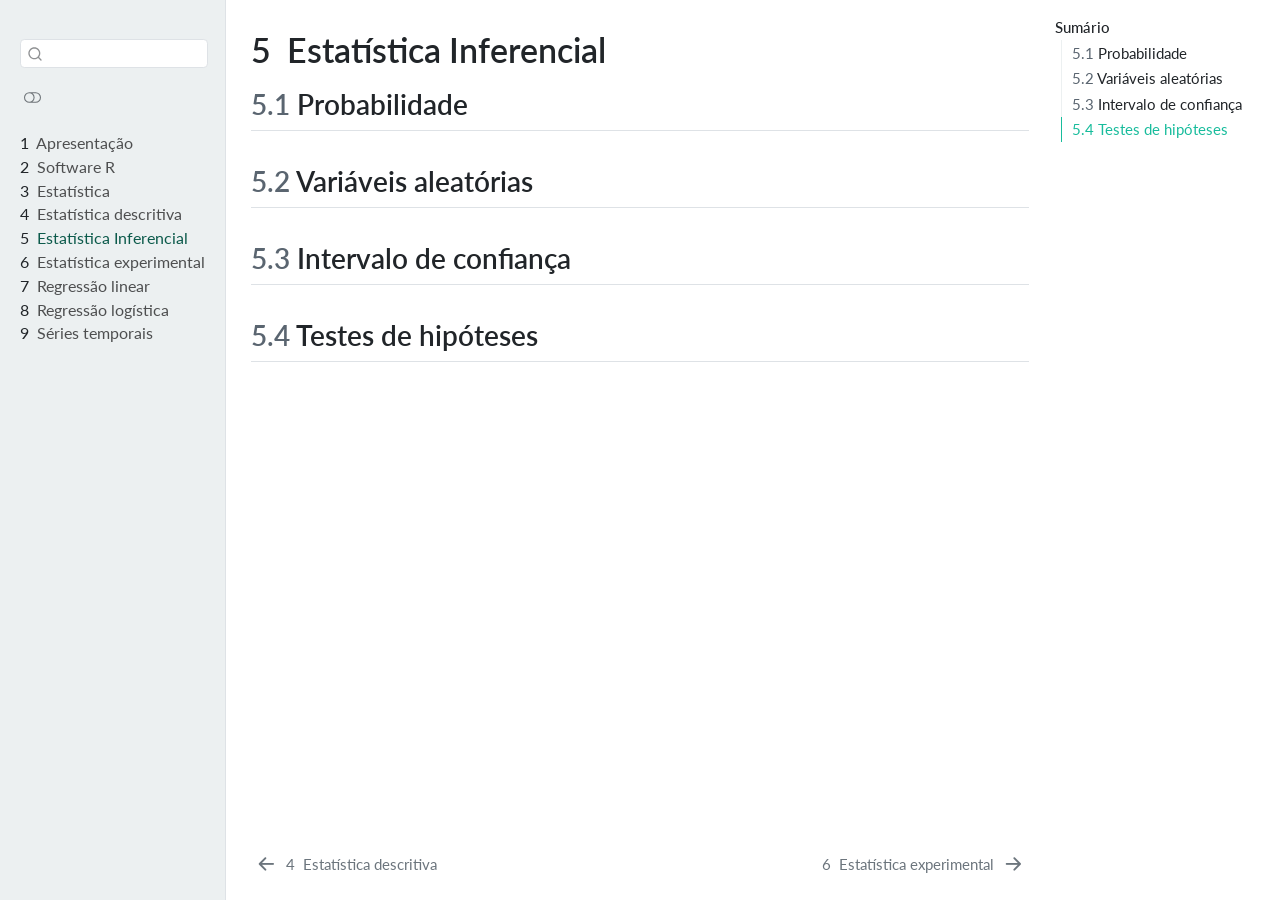
<file: docs/capitulo4.html>
<!DOCTYPE html>
<html xmlns="http://www.w3.org/1999/xhtml" lang="en" xml:lang="en"><head>

<meta charset="utf-8">
<meta name="generator" content="quarto-1.10.18">

<meta name="viewport" content="width=device-width, initial-scale=1.0, user-scalable=yes">


<title>5&nbsp; Estatística Inferencial</title>
<style>
/* Default styles provided by pandoc.
** See https://pandoc.org/MANUAL.html#variables-for-html for config info.
*/
span.smallcaps{font-variant: small-caps;}
div.columns{display: flex; gap: 1.5em;}
div.column{flex: auto;}
@media screen {
div.columns{gap: min(4vw, 1.5em);}
div.column{overflow-x: auto;}
}
div.hanging-indent{margin-left: 1.5em; text-indent: -1.5em;}
ul.task-list{list-style: none;}
ul.task-list li input[type="checkbox"] {
  width: 0.8em;
  margin: 0 0.8em 0.2em -1em; /* quarto-specific, see https://github.com/quarto-dev/quarto-cli/issues/4556 */ 
  vertical-align: middle;
}
</style>


<script src="site_libs/quarto-nav/quarto-nav.js"></script>
<script src="site_libs/quarto-nav/headroom.min.js"></script>
<script src="site_libs/clipboard/clipboard.min.js"></script>
<script src="site_libs/quarto-search/autocomplete.umd.js"></script>
<script src="site_libs/quarto-search/fuse.min.js"></script>
<script src="site_libs/quarto-search/quarto-search.js"></script>
<meta name="quarto:offset" content="./">
<link href="./capitulo5.html" rel="next">
<link href="./capitulo3.html" rel="prev">
<script src="site_libs/quarto-html/quarto.js" type="module"></script>
<script src="site_libs/quarto-html/tabsets/tabsets.js" type="module"></script>
<script src="site_libs/quarto-html/popper.min.js"></script>
<script src="site_libs/quarto-html/tippy.umd.min.js"></script>
<script src="site_libs/quarto-html/anchor.min.js"></script>
<link href="site_libs/quarto-html/tippy.css" rel="stylesheet">
<link href="site_libs/quarto-html/quarto-syntax-highlighting-64a204ab8560d761af7679ceaba22944.css" rel="stylesheet" class="quarto-color-scheme" id="quarto-text-highlighting-styles">
<link href="site_libs/quarto-html/quarto-syntax-highlighting-dark-b85bc7c33db8c58e0ec93c3465666fed.css" rel="stylesheet" class="quarto-color-scheme quarto-color-alternate" id="quarto-text-highlighting-styles">
<link href="site_libs/quarto-html/quarto-syntax-highlighting-64a204ab8560d761af7679ceaba22944.css" rel="stylesheet" class="quarto-color-scheme-extra" id="quarto-text-highlighting-styles">
<script src="site_libs/bootstrap/bootstrap.min.js"></script>
<link href="site_libs/bootstrap/bootstrap-icons.css" rel="stylesheet">
<link href="site_libs/bootstrap/bootstrap-071f2cfab2509698780004be9a3705a4.min.css" rel="stylesheet" append-hash="true" class="quarto-color-scheme" id="quarto-bootstrap" data-mode="light">
<link href="site_libs/bootstrap/bootstrap-dark-28465b6b87aa4d4b3ae6852c24e7e3ea.min.css" rel="stylesheet" append-hash="true" class="quarto-color-scheme quarto-color-alternate" id="quarto-bootstrap" data-mode="dark">
<link href="site_libs/bootstrap/bootstrap-071f2cfab2509698780004be9a3705a4.min.css" rel="stylesheet" append-hash="true" class="quarto-color-scheme-extra" id="quarto-bootstrap" data-mode="light">
<script id="quarto-search-options" type="application/json">{
  "location": "sidebar",
  "copy-button": false,
  "collapse-after": 3,
  "panel-placement": "start",
  "type": "textbox",
  "limit": 50,
  "keyboard-shortcut": [
    "f",
    "/",
    "s"
  ],
  "show-item-context": false,
  "language": {
    "search-no-results-text": "No results",
    "search-matching-documents-text": "matching documents",
    "search-copy-link-title": "Copy link to search",
    "search-hide-matches-text": "Hide additional matches",
    "search-more-match-text": "more match in this document",
    "search-more-matches-text": "more matches in this document",
    "search-clear-button-title": "Clear",
    "search-text-placeholder": "",
    "search-detached-cancel-button-title": "Cancel",
    "search-submit-button-title": "Submit",
    "search-label": "Search"
  }
}</script>


</head>

<body class="nav-sidebar docked quarto-light"><script id="quarto-html-before-body" type="application/javascript">
    const toggleBodyColorMode = (bsSheetEl) => {
      const mode = bsSheetEl.getAttribute("data-mode");
      const bodyEl = window.document.querySelector("body");
      if (mode === "dark") {
        bodyEl.classList.add("quarto-dark");
        bodyEl.classList.remove("quarto-light");
      } else {
        bodyEl.classList.add("quarto-light");
        bodyEl.classList.remove("quarto-dark");
      }
    }
    const toggleBodyColorPrimary = () => {
      const bsSheetEl = window.document.querySelector("link#quarto-bootstrap:not([rel=disabled-stylesheet])");
      if (bsSheetEl) {
        toggleBodyColorMode(bsSheetEl);
      }
    }
    const setColorSchemeToggle = (alternate) => {
      const toggles = window.document.querySelectorAll('.quarto-color-scheme-toggle');
      for (let i=0; i < toggles.length; i++) {
        const toggle = toggles[i];
        if (toggle) {
          if (alternate) {
            toggle.classList.add("alternate");
          } else {
            toggle.classList.remove("alternate");
          }
        }
      }
    };
    const toggleColorMode = (alternate) => {
      // Switch the stylesheets
      const primaryStylesheets = window.document.querySelectorAll('link.quarto-color-scheme:not(.quarto-color-alternate)');
      const alternateStylesheets = window.document.querySelectorAll('link.quarto-color-scheme.quarto-color-alternate');
      manageTransitions('#quarto-margin-sidebar .nav-link', false);
      if (alternate) {
        // note: dark is layered on light, we don't disable primary!
        enableStylesheet(alternateStylesheets);
        for (const sheetNode of alternateStylesheets) {
          if (sheetNode.id === "quarto-bootstrap") {
            toggleBodyColorMode(sheetNode);
          }
        }
      } else {
        disableStylesheet(alternateStylesheets);
        enableStylesheet(primaryStylesheets)
        toggleBodyColorPrimary();
      }
      manageTransitions('#quarto-margin-sidebar .nav-link', true);
      // Switch the toggles
      setColorSchemeToggle(alternate)
      // Hack to workaround the fact that safari doesn't
      // properly recolor the scrollbar when toggling (#1455)
      if (navigator.userAgent.indexOf('Safari') > 0 && navigator.userAgent.indexOf('Chrome') == -1) {
        manageTransitions("body", false);
        window.scrollTo(0, 1);
        setTimeout(() => {
          window.scrollTo(0, 0);
          manageTransitions("body", true);
        }, 40);
      }
    }
    const disableStylesheet = (stylesheets) => {
      for (let i=0; i < stylesheets.length; i++) {
        const stylesheet = stylesheets[i];
        stylesheet.rel = 'disabled-stylesheet';
      }
    }
    const enableStylesheet = (stylesheets) => {
      for (let i=0; i < stylesheets.length; i++) {
        const stylesheet = stylesheets[i];
        if(stylesheet.rel !== 'stylesheet') { // for Chrome, which will still FOUC without this check
          stylesheet.rel = 'stylesheet';
        }
      }
    }
    const manageTransitions = (selector, allowTransitions) => {
      const els = window.document.querySelectorAll(selector);
      for (let i=0; i < els.length; i++) {
        const el = els[i];
        if (allowTransitions) {
          el.classList.remove('notransition');
        } else {
          el.classList.add('notransition');
        }
      }
    }
    const isFileUrl = () => {
      return window.location.protocol === 'file:';
    }
    const hasAlternateSentinel = () => {
      let styleSentinel = getColorSchemeSentinel();
      if (styleSentinel !== null) {
        return styleSentinel === "alternate";
      } else {
        return false;
      }
    }
    const setStyleSentinel = (alternate) => {
      const value = alternate ? "alternate" : "default";
      if (!isFileUrl()) {
        window.localStorage.setItem("quarto-color-scheme", value);
      } else {
        localAlternateSentinel = value;
      }
    }
    const getColorSchemeSentinel = () => {
      if (!isFileUrl()) {
        const storageValue = window.localStorage.getItem("quarto-color-scheme");
        return storageValue != null ? storageValue : localAlternateSentinel;
      } else {
        return localAlternateSentinel;
      }
    }
    const toggleGiscusIfUsed = (isAlternate, darkModeDefault) => {
      const baseTheme = document.querySelector('#giscus-base-theme')?.value ?? 'light';
      const alternateTheme = document.querySelector('#giscus-alt-theme')?.value ?? 'dark';
      let newTheme = '';
      if(authorPrefersDark) {
        newTheme = isAlternate ? baseTheme : alternateTheme;
      } else {
        newTheme = isAlternate ? alternateTheme : baseTheme;
      }
      const changeGiscusTheme = () => {
        // From: https://github.com/giscus/giscus/issues/336
        const sendMessage = (message) => {
          const iframe = document.querySelector('iframe.giscus-frame');
          if (!iframe) return;
          iframe.contentWindow.postMessage({ giscus: message }, 'https://giscus.app');
        }
        sendMessage({
          setConfig: {
            theme: newTheme
          }
        });
      }
      const isGiscussLoaded = window.document.querySelector('iframe.giscus-frame') !== null;
      if (isGiscussLoaded) {
        changeGiscusTheme();
      }
    };
    const authorPrefersDark = false;
    const darkModeDefault = authorPrefersDark;
      document.querySelector('link#quarto-text-highlighting-styles.quarto-color-scheme-extra').rel = 'disabled-stylesheet';
      document.querySelector('link#quarto-bootstrap.quarto-color-scheme-extra').rel = 'disabled-stylesheet';
    let localAlternateSentinel = darkModeDefault ? 'alternate' : 'default';
    // Dark / light mode switch
    window.quartoToggleColorScheme = () => {
      // Read the current dark / light value
      let toAlternate = !hasAlternateSentinel();
      toggleColorMode(toAlternate);
      setStyleSentinel(toAlternate);
      toggleGiscusIfUsed(toAlternate, darkModeDefault);
      window.dispatchEvent(new Event('resize'));
    };
    // Switch to dark mode if need be
    if (hasAlternateSentinel()) {
      toggleColorMode(true);
    } else {
      toggleColorMode(false);
    }
  </script>

<div id="quarto-search-results"></div>
  <header id="quarto-header" class="headroom fixed-top">
  <nav class="quarto-secondary-nav">
    <div class="container-fluid d-flex">
      <button type="button" class="quarto-btn-toggle btn" data-bs-toggle="collapse" role="button" data-bs-target=".quarto-sidebar-collapse-item" aria-controls="quarto-sidebar" aria-expanded="false" aria-label="Toggle sidebar navigation" onclick="if (window.quartoToggleHeadroom) { window.quartoToggleHeadroom(); }">
        <i class="bi bi-layout-text-sidebar-reverse"></i>
      </button>
        <nav class="quarto-page-breadcrumbs" aria-label="breadcrumb"><ol class="breadcrumb"><li class="breadcrumb-item"><a href="./capitulo4.html"><span class="chapter-number">5</span>&nbsp; <span class="chapter-title">Estatística Inferencial</span></a></li></ol></nav>
        <a class="flex-grow-1" role="navigation" data-bs-toggle="collapse" data-bs-target=".quarto-sidebar-collapse-item" aria-controls="quarto-sidebar" aria-expanded="false" aria-label="Toggle sidebar navigation" onclick="if (window.quartoToggleHeadroom) { window.quartoToggleHeadroom(); }">      
        </a>
      <button type="button" class="btn quarto-search-button" aria-label="Search" onclick="window.quartoOpenSearch();">
        <i class="bi bi-search"></i>
      </button>
    </div>
  </nav>
</header>
<!-- content -->
<div id="quarto-content" class="quarto-container page-columns page-rows-contents page-layout-article">
<!-- sidebar -->
  <nav id="quarto-sidebar" class="sidebar collapse collapse-horizontal quarto-sidebar-collapse-item sidebar-navigation docked overflow-auto">
        <div class="mt-2 flex-shrink-0 align-items-center">
        <div class="sidebar-search">
        <div id="quarto-search" class="" title="Search"></div>
        </div>
        </div>
        <div class="sidebar-tools-collapse">
  <a href="" class="quarto-color-scheme-toggle quarto-navigation-tool  px-1" onclick="window.quartoToggleColorScheme(); return false;" title="Toggle dark mode"><i class="bi"></i></a>
</div>
    <div class="sidebar-menu-container"> 
    <ul class="list-unstyled mt-1">
        <li class="sidebar-item">
  <div class="sidebar-item-container"> 
  <a href="./index.html" class="sidebar-item-text sidebar-link">
 <span class="menu-text"><span class="chapter-number">1</span>&nbsp; <span class="chapter-title">Apresentação</span></span></a>
  </div>
</li>
        <li class="sidebar-item">
  <div class="sidebar-item-container"> 
  <a href="./capitulo1.html" class="sidebar-item-text sidebar-link">
 <span class="menu-text"><span class="chapter-number">2</span>&nbsp; <span class="chapter-title">Software R</span></span></a>
  </div>
</li>
        <li class="sidebar-item">
  <div class="sidebar-item-container"> 
  <a href="./capitulo2.html" class="sidebar-item-text sidebar-link">
 <span class="menu-text"><span class="chapter-number">3</span>&nbsp; <span class="chapter-title">Estatística</span></span></a>
  </div>
</li>
        <li class="sidebar-item">
  <div class="sidebar-item-container"> 
  <a href="./capitulo3.html" class="sidebar-item-text sidebar-link">
 <span class="menu-text"><span class="chapter-number">4</span>&nbsp; <span class="chapter-title">Estatística descritiva</span></span></a>
  </div>
</li>
        <li class="sidebar-item">
  <div class="sidebar-item-container"> 
  <a href="./capitulo4.html" class="sidebar-item-text sidebar-link active">
 <span class="menu-text"><span class="chapter-number">5</span>&nbsp; <span class="chapter-title">Estatística Inferencial</span></span></a>
  </div>
</li>
        <li class="sidebar-item">
  <div class="sidebar-item-container"> 
  <a href="./capitulo5.html" class="sidebar-item-text sidebar-link">
 <span class="menu-text"><span class="chapter-number">6</span>&nbsp; <span class="chapter-title">Estatística experimental</span></span></a>
  </div>
</li>
        <li class="sidebar-item">
  <div class="sidebar-item-container"> 
  <a href="./capitulo6.html" class="sidebar-item-text sidebar-link">
 <span class="menu-text"><span class="chapter-number">7</span>&nbsp; <span class="chapter-title">Regressão linear</span></span></a>
  </div>
</li>
        <li class="sidebar-item">
  <div class="sidebar-item-container"> 
  <a href="./capitulo7.html" class="sidebar-item-text sidebar-link">
 <span class="menu-text"><span class="chapter-number">8</span>&nbsp; <span class="chapter-title">Regressão logística</span></span></a>
  </div>
</li>
        <li class="sidebar-item">
  <div class="sidebar-item-container"> 
  <a href="./capitulo8.html" class="sidebar-item-text sidebar-link">
 <span class="menu-text"><span class="chapter-number">9</span>&nbsp; <span class="chapter-title">Séries temporais</span></span></a>
  </div>
</li>
    </ul>
    </div>
</nav>
<div id="quarto-sidebar-glass" class="quarto-sidebar-collapse-item" data-bs-toggle="collapse" data-bs-target=".quarto-sidebar-collapse-item"></div>
<!-- margin-sidebar -->
    <div id="quarto-margin-sidebar" class="sidebar margin-sidebar">
        <nav id="TOC" role="doc-toc" class="toc-active">
    <h2 id="toc-title">Sumário</h2>
   
  <ul>
  <li><a href="#probabilidade" id="toc-probabilidade" class="nav-link active" data-scroll-target="#probabilidade"><span class="header-section-number">5.1</span> Probabilidade</a></li>
  <li><a href="#variáveis-aleatórias" id="toc-variáveis-aleatórias" class="nav-link" data-scroll-target="#variáveis-aleatórias"><span class="header-section-number">5.2</span> Variáveis aleatórias</a></li>
  <li><a href="#intervalo-de-confiança" id="toc-intervalo-de-confiança" class="nav-link" data-scroll-target="#intervalo-de-confiança"><span class="header-section-number">5.3</span> Intervalo de confiança</a></li>
  <li><a href="#testes-de-hipóteses" id="toc-testes-de-hipóteses" class="nav-link" data-scroll-target="#testes-de-hipóteses"><span class="header-section-number">5.4</span> Testes de hipóteses</a></li>
  </ul>
</nav>
    </div>
<!-- main -->
<main class="content" id="quarto-document-content">


<header id="title-block-header" class="quarto-title-block default">
<div class="quarto-title">
<h1 class="title"><span class="chapter-number">5</span>&nbsp; <span class="chapter-title">Estatística Inferencial</span></h1>
</div>



<div class="quarto-title-meta">

    
  
    
  </div>
  


</header>


<section id="probabilidade" class="level2" data-number="5.1">
<h2 data-number="5.1" class="anchored" data-anchor-id="probabilidade"><span class="header-section-number">5.1</span> Probabilidade</h2>
</section>
<section id="variáveis-aleatórias" class="level2" data-number="5.2">
<h2 data-number="5.2" class="anchored" data-anchor-id="variáveis-aleatórias"><span class="header-section-number">5.2</span> Variáveis aleatórias</h2>
</section>
<section id="intervalo-de-confiança" class="level2" data-number="5.3">
<h2 data-number="5.3" class="anchored" data-anchor-id="intervalo-de-confiança"><span class="header-section-number">5.3</span> Intervalo de confiança</h2>
</section>
<section id="testes-de-hipóteses" class="level2" data-number="5.4">
<h2 data-number="5.4" class="anchored" data-anchor-id="testes-de-hipóteses"><span class="header-section-number">5.4</span> Testes de hipóteses</h2>


</section>

</main> <!-- /main -->
<script id="quarto-html-after-body" type="application/javascript">
  window.document.addEventListener("DOMContentLoaded", function (event) {
    // Ensure there is a toggle, if there isn't float one in the top right
    if (window.document.querySelector('.quarto-color-scheme-toggle') === null) {
      const a = window.document.createElement('a');
      a.classList.add('top-right');
      a.classList.add('quarto-color-scheme-toggle');
      a.href = "";
      a.onclick = function() { try { window.quartoToggleColorScheme(); } catch {} return false; };
      const i = window.document.createElement("i");
      i.classList.add('bi');
      a.appendChild(i);
      window.document.body.appendChild(a);
    }
    setColorSchemeToggle(hasAlternateSentinel())
    const icon = "";
    const anchorJS = new window.AnchorJS();
    anchorJS.options = {
      placement: 'right',
      icon: icon
    };
    anchorJS.add('.anchored');
    const isCodeAnnotation = (el) => {
      for (const clz of el.classList) {
        if (clz.startsWith('code-annotation-')) {                     
          return true;
        }
      }
      return false;
    }
    const onCopySuccess = function(e) {
      // button target
      const button = e.trigger;
      // don't keep focus
      button.blur();
      // flash "checked"
      button.classList.add('code-copy-button-checked');
      var currentTitle = button.getAttribute("title");
      button.setAttribute("title", "Copied!");
      let tooltip;
      if (window.bootstrap) {
        button.setAttribute("data-bs-toggle", "tooltip");
        button.setAttribute("data-bs-placement", "left");
        button.setAttribute("data-bs-title", "Copied!");
        tooltip = new bootstrap.Tooltip(button, 
          { trigger: "manual", 
            customClass: "code-copy-button-tooltip",
            offset: [0, -8]});
        tooltip.show();    
      }
      setTimeout(function() {
        if (tooltip) {
          tooltip.hide();
          button.removeAttribute("data-bs-title");
          button.removeAttribute("data-bs-toggle");
          button.removeAttribute("data-bs-placement");
        }
        button.setAttribute("title", currentTitle);
        button.classList.remove('code-copy-button-checked');
      }, 1000);
      // clear code selection
      e.clearSelection();
    }
    const getTextToCopy = function(trigger) {
      const outerScaffold = trigger.parentElement.cloneNode(true);
      const codeEl = outerScaffold.querySelector('code');
      for (const childEl of codeEl.children) {
        if (isCodeAnnotation(childEl)) {
          childEl.remove();
        }
      }
      return codeEl.innerText;
    }
    const clipboard = new window.ClipboardJS('.code-copy-button:not([data-in-quarto-modal])', {
      text: getTextToCopy
    });
    clipboard.on('success', onCopySuccess);
    if (window.document.getElementById('quarto-embedded-source-code-modal')) {
      const clipboardModal = new window.ClipboardJS('.code-copy-button[data-in-quarto-modal]', {
        text: getTextToCopy,
        container: window.document.getElementById('quarto-embedded-source-code-modal')
      });
      clipboardModal.on('success', onCopySuccess);
    }
      var localhostRegex = new RegExp(/^(?:http|https):\/\/localhost\:?[0-9]*\//);
      var mailtoRegex = new RegExp(/^mailto:/);
        var filterRegex = new RegExp('/' + window.location.host + '/');
      var isInternal = (href) => {
          return filterRegex.test(href) || localhostRegex.test(href) || mailtoRegex.test(href);
      }
      // Inspect non-navigation links and adorn them if external
     var links = window.document.querySelectorAll('a[href]:not(.nav-link):not(.navbar-brand):not(.toc-action):not(.sidebar-link):not(.sidebar-item-toggle):not(.pagination-link):not(.no-external):not([aria-hidden]):not(.dropdown-item):not(.quarto-navigation-tool):not(.about-link)');
      for (var i=0; i<links.length; i++) {
        const link = links[i];
        if (!isInternal(link.href)) {
          // undo the damage that might have been done by quarto-nav.js in the case of
          // links that we want to consider external
          if (link.dataset.originalHref !== undefined) {
            link.href = link.dataset.originalHref;
          }
        }
      }
    function tippyHover(el, contentFn, onTriggerFn, onUntriggerFn) {
      const config = {
        allowHTML: true,
        maxWidth: 500,
        delay: 100,
        arrow: false,
        appendTo: function(el) {
            return el.parentElement;
        },
        interactive: true,
        interactiveBorder: 10,
        theme: 'quarto',
        placement: 'bottom-start',
      };
      if (contentFn) {
        config.content = contentFn;
      }
      if (onTriggerFn) {
        config.onTrigger = onTriggerFn;
      }
      if (onUntriggerFn) {
        config.onUntrigger = onUntriggerFn;
      }
      window.tippy(el, config); 
    }
    const noterefs = window.document.querySelectorAll('a[role="doc-noteref"]');
    for (var i=0; i<noterefs.length; i++) {
      const ref = noterefs[i];
      tippyHover(ref, function() {
        // use id or data attribute instead here
        let href = ref.getAttribute('data-footnote-href') || ref.getAttribute('href');
        try { href = new URL(href).hash; } catch {}
        const id = href.replace(/^#\/?/, "");
        const note = window.document.getElementById(id);
        if (note) {
          return note.innerHTML;
        } else {
          return "";
        }
      });
    }
    const xrefs = window.document.querySelectorAll('a.quarto-xref');
    const processXRef = (id, note) => {
      // Strip column container classes
      const stripColumnClz = (el) => {
        el.classList.remove("page-full", "page-columns");
        if (el.children) {
          for (const child of el.children) {
            stripColumnClz(child);
          }
        }
      }
      stripColumnClz(note)
      if (id === null || id.startsWith('sec-')) {
        // Special case sections, only their first couple elements
        const container = document.createElement("div");
        if (note.children && note.children.length > 2) {
          container.appendChild(note.children[0].cloneNode(true));
          for (let i = 1; i < note.children.length; i++) {
            const child = note.children[i];
            if (child.tagName === "P" && child.innerText === "") {
              continue;
            } else {
              container.appendChild(child.cloneNode(true));
              break;
            }
          }
          if (window.Quarto?.typesetMath) {
            window.Quarto.typesetMath(container);
          }
          return container.innerHTML
        } else {
          if (window.Quarto?.typesetMath) {
            window.Quarto.typesetMath(note);
          }
          return note.innerHTML;
        }
      } else {
        // Remove any anchor links if they are present
        const anchorLink = note.querySelector('a.anchorjs-link');
        if (anchorLink) {
          anchorLink.remove();
        }
        if (window.Quarto?.typesetMath) {
          window.Quarto.typesetMath(note);
        }
        if (note.classList.contains("callout")) {
          return note.outerHTML;
        } else {
          return note.innerHTML;
        }
      }
    }
    for (var i=0; i<xrefs.length; i++) {
      const xref = xrefs[i];
      tippyHover(xref, undefined, function(instance) {
        instance.disable();
        let url = xref.getAttribute('href');
        let hash = undefined; 
        if (url.startsWith('#')) {
          hash = url;
        } else {
          try { hash = new URL(url).hash; } catch {}
        }
        if (hash) {
          const id = hash.replace(/^#\/?/, "");
          const note = window.document.getElementById(id);
          if (note !== null) {
            try {
              const html = processXRef(id, note.cloneNode(true));
              instance.setContent(html);
            } finally {
              instance.enable();
              instance.show();
            }
          } else {
            // See if we can fetch this
            fetch(url.split('#')[0])
            .then(res => res.text())
            .then(html => {
              const parser = new DOMParser();
              const htmlDoc = parser.parseFromString(html, "text/html");
              const note = htmlDoc.getElementById(id);
              if (note !== null) {
                const html = processXRef(id, note);
                instance.setContent(html);
              } 
            }).finally(() => {
              instance.enable();
              instance.show();
            });
          }
        } else {
          // See if we can fetch a full url (with no hash to target)
          // This is a special case and we should probably do some content thinning / targeting
          fetch(url)
          .then(res => res.text())
          .then(html => {
            const parser = new DOMParser();
            const htmlDoc = parser.parseFromString(html, "text/html");
            const note = htmlDoc.querySelector('main.content');
            if (note !== null) {
              // This should only happen for chapter cross references
              // (since there is no id in the URL)
              // remove the first header
              if (note.children.length > 0 && note.children[0].tagName === "HEADER") {
                note.children[0].remove();
              }
              const html = processXRef(null, note);
              instance.setContent(html);
            } 
          }).finally(() => {
            instance.enable();
            instance.show();
          });
        }
      }, function(instance) {
      });
    }
        let selectedAnnoteEl;
        const selectorForAnnotation = ( cell, annotation) => {
          let cellAttr = 'data-code-cell="' + cell + '"';
          let lineAttr = 'data-code-annotation="' +  annotation + '"';
          const selector = 'span[' + cellAttr + '][' + lineAttr + ']';
          return selector;
        }
        const selectCodeLines = (annoteEl) => {
          const doc = window.document;
          const targetCell = annoteEl.getAttribute("data-target-cell");
          const targetAnnotation = annoteEl.getAttribute("data-target-annotation");
          const annoteSpan = window.document.querySelector(selectorForAnnotation(targetCell, targetAnnotation));
          const lines = annoteSpan.getAttribute("data-code-lines").split(",");
          const lineIds = lines.map((line) => {
            return targetCell + "-" + line;
          })
          let top = null;
          let height = null;
          let parent = null;
          if (lineIds.length > 0) {
              //compute the position of the single el (top and bottom and make a div)
              const el = window.document.getElementById(lineIds[0]);
              top = el.offsetTop;
              height = el.offsetHeight;
              parent = el.parentElement.parentElement;
            if (lineIds.length > 1) {
              const lastEl = window.document.getElementById(lineIds[lineIds.length - 1]);
              const bottom = lastEl.offsetTop + lastEl.offsetHeight;
              height = bottom - top;
            }
            if (top !== null && height !== null && parent !== null) {
              // cook up a div (if necessary) and position it 
              let div = window.document.getElementById("code-annotation-line-highlight");
              if (div === null) {
                div = window.document.createElement("div");
                div.setAttribute("id", "code-annotation-line-highlight");
                div.style.position = 'absolute';
                parent.appendChild(div);
              }
              div.style.top = top - 2 + "px";
              div.style.height = height + 4 + "px";
              div.style.left = 0;
              let gutterDiv = window.document.getElementById("code-annotation-line-highlight-gutter");
              if (gutterDiv === null) {
                gutterDiv = window.document.createElement("div");
                gutterDiv.setAttribute("id", "code-annotation-line-highlight-gutter");
                gutterDiv.style.position = 'absolute';
                const codeCell = window.document.getElementById(targetCell);
                const gutter = codeCell.querySelector('.code-annotation-gutter');
                gutter.appendChild(gutterDiv);
              }
              gutterDiv.style.top = top - 2 + "px";
              gutterDiv.style.height = height + 4 + "px";
            }
            selectedAnnoteEl = annoteEl;
          }
        };
        const unselectCodeLines = () => {
          const elementsIds = ["code-annotation-line-highlight", "code-annotation-line-highlight-gutter"];
          elementsIds.forEach((elId) => {
            const div = window.document.getElementById(elId);
            if (div) {
              div.remove();
            }
          });
          selectedAnnoteEl = undefined;
        };
          // Handle positioning of the toggle
      window.addEventListener(
        "resize",
        throttle(() => {
          elRect = undefined;
          if (selectedAnnoteEl) {
            selectCodeLines(selectedAnnoteEl);
          }
        }, 10)
      );
      function throttle(fn, ms) {
      let throttle = false;
      let timer;
        return (...args) => {
          if(!throttle) { // first call gets through
              fn.apply(this, args);
              throttle = true;
          } else { // all the others get throttled
              if(timer) clearTimeout(timer); // cancel #2
              timer = setTimeout(() => {
                fn.apply(this, args);
                timer = throttle = false;
              }, ms);
          }
        };
      }
        // Attach click handler to the DT
        const annoteDls = window.document.querySelectorAll('dt[data-target-cell]');
        for (const annoteDlNode of annoteDls) {
          annoteDlNode.addEventListener('click', (event) => {
            const clickedEl = event.target;
            if (clickedEl !== selectedAnnoteEl) {
              unselectCodeLines();
              const activeEl = window.document.querySelector('dt[data-target-cell].code-annotation-active');
              if (activeEl) {
                activeEl.classList.remove('code-annotation-active');
              }
              selectCodeLines(clickedEl);
              clickedEl.classList.add('code-annotation-active');
            } else {
              // Unselect the line
              unselectCodeLines();
              clickedEl.classList.remove('code-annotation-active');
            }
          });
        }
    const findCites = (el) => {
      const parentEl = el.parentElement;
      if (parentEl) {
        const cites = parentEl.dataset.cites;
        if (cites) {
          return {
            el,
            cites: cites.split(' ')
          };
        } else {
          return findCites(el.parentElement)
        }
      } else {
        return undefined;
      }
    };
    var bibliorefs = window.document.querySelectorAll('a[role="doc-biblioref"]');
    for (var i=0; i<bibliorefs.length; i++) {
      const ref = bibliorefs[i];
      const citeInfo = findCites(ref);
      if (citeInfo) {
        tippyHover(citeInfo.el, function() {
          var popup = window.document.createElement('div');
          citeInfo.cites.forEach(function(cite) {
            var citeDiv = window.document.createElement('div');
            citeDiv.classList.add('hanging-indent');
            citeDiv.classList.add('csl-entry');
            var biblioDiv = window.document.getElementById('ref-' + cite);
            if (biblioDiv) {
              citeDiv.innerHTML = biblioDiv.innerHTML;
            }
            popup.appendChild(citeDiv);
          });
          return popup.innerHTML;
        });
      }
    }
  });
  </script>
<nav class="page-navigation">
  <div class="nav-page nav-page-previous">
      <a href="./capitulo3.html" class="pagination-link" aria-label="Estatística descritiva">
        <i class="bi bi-arrow-left-short"></i> <span class="nav-page-text"><span class="chapter-number">4</span>&nbsp; <span class="chapter-title">Estatística descritiva</span></span>
      </a>          
  </div>
  <div class="nav-page nav-page-next">
      <a href="./capitulo5.html" class="pagination-link" aria-label="Estatística experimental">
        <span class="nav-page-text"><span class="chapter-number">6</span>&nbsp; <span class="chapter-title">Estatística experimental</span></span> <i class="bi bi-arrow-right-short"></i>
      </a>
  </div>
</nav>
</div> <!-- /content -->




</body></html>
</file>
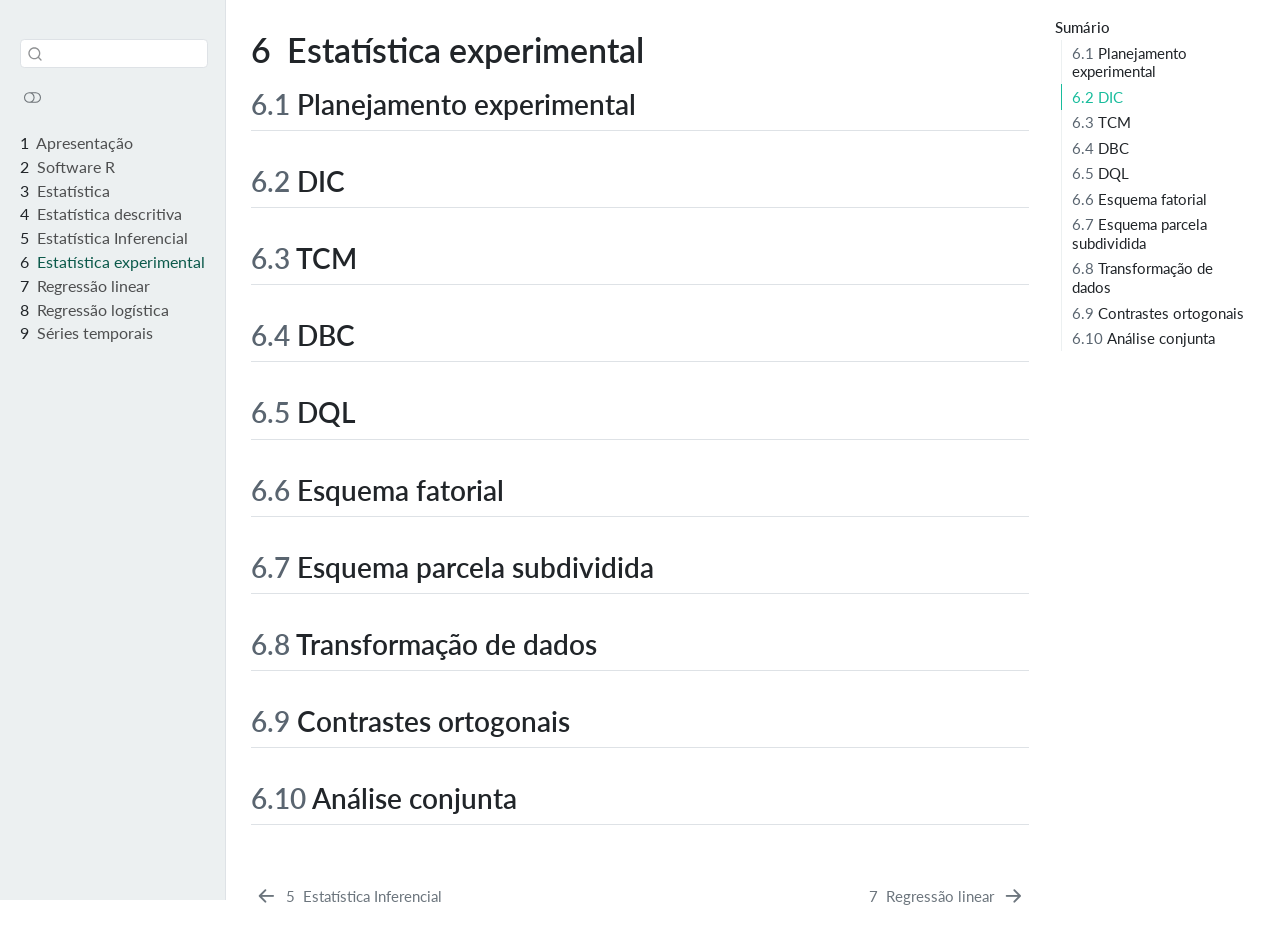
<file: docs/capitulo5.html>
<!DOCTYPE html>
<html xmlns="http://www.w3.org/1999/xhtml" lang="en" xml:lang="en"><head>

<meta charset="utf-8">
<meta name="generator" content="quarto-1.10.18">

<meta name="viewport" content="width=device-width, initial-scale=1.0, user-scalable=yes">


<title>6&nbsp; Estatística experimental</title>
<style>
/* Default styles provided by pandoc.
** See https://pandoc.org/MANUAL.html#variables-for-html for config info.
*/
span.smallcaps{font-variant: small-caps;}
div.columns{display: flex; gap: 1.5em;}
div.column{flex: auto;}
@media screen {
div.columns{gap: min(4vw, 1.5em);}
div.column{overflow-x: auto;}
}
div.hanging-indent{margin-left: 1.5em; text-indent: -1.5em;}
ul.task-list{list-style: none;}
ul.task-list li input[type="checkbox"] {
  width: 0.8em;
  margin: 0 0.8em 0.2em -1em; /* quarto-specific, see https://github.com/quarto-dev/quarto-cli/issues/4556 */ 
  vertical-align: middle;
}
</style>


<script src="site_libs/quarto-nav/quarto-nav.js"></script>
<script src="site_libs/quarto-nav/headroom.min.js"></script>
<script src="site_libs/clipboard/clipboard.min.js"></script>
<script src="site_libs/quarto-search/autocomplete.umd.js"></script>
<script src="site_libs/quarto-search/fuse.min.js"></script>
<script src="site_libs/quarto-search/quarto-search.js"></script>
<meta name="quarto:offset" content="./">
<link href="./capitulo6.html" rel="next">
<link href="./capitulo4.html" rel="prev">
<script src="site_libs/quarto-html/quarto.js" type="module"></script>
<script src="site_libs/quarto-html/tabsets/tabsets.js" type="module"></script>
<script src="site_libs/quarto-html/popper.min.js"></script>
<script src="site_libs/quarto-html/tippy.umd.min.js"></script>
<script src="site_libs/quarto-html/anchor.min.js"></script>
<link href="site_libs/quarto-html/tippy.css" rel="stylesheet">
<link href="site_libs/quarto-html/quarto-syntax-highlighting-64a204ab8560d761af7679ceaba22944.css" rel="stylesheet" class="quarto-color-scheme" id="quarto-text-highlighting-styles">
<link href="site_libs/quarto-html/quarto-syntax-highlighting-dark-b85bc7c33db8c58e0ec93c3465666fed.css" rel="stylesheet" class="quarto-color-scheme quarto-color-alternate" id="quarto-text-highlighting-styles">
<link href="site_libs/quarto-html/quarto-syntax-highlighting-64a204ab8560d761af7679ceaba22944.css" rel="stylesheet" class="quarto-color-scheme-extra" id="quarto-text-highlighting-styles">
<script src="site_libs/bootstrap/bootstrap.min.js"></script>
<link href="site_libs/bootstrap/bootstrap-icons.css" rel="stylesheet">
<link href="site_libs/bootstrap/bootstrap-071f2cfab2509698780004be9a3705a4.min.css" rel="stylesheet" append-hash="true" class="quarto-color-scheme" id="quarto-bootstrap" data-mode="light">
<link href="site_libs/bootstrap/bootstrap-dark-28465b6b87aa4d4b3ae6852c24e7e3ea.min.css" rel="stylesheet" append-hash="true" class="quarto-color-scheme quarto-color-alternate" id="quarto-bootstrap" data-mode="dark">
<link href="site_libs/bootstrap/bootstrap-071f2cfab2509698780004be9a3705a4.min.css" rel="stylesheet" append-hash="true" class="quarto-color-scheme-extra" id="quarto-bootstrap" data-mode="light">
<script id="quarto-search-options" type="application/json">{
  "location": "sidebar",
  "copy-button": false,
  "collapse-after": 3,
  "panel-placement": "start",
  "type": "textbox",
  "limit": 50,
  "keyboard-shortcut": [
    "f",
    "/",
    "s"
  ],
  "show-item-context": false,
  "language": {
    "search-no-results-text": "No results",
    "search-matching-documents-text": "matching documents",
    "search-copy-link-title": "Copy link to search",
    "search-hide-matches-text": "Hide additional matches",
    "search-more-match-text": "more match in this document",
    "search-more-matches-text": "more matches in this document",
    "search-clear-button-title": "Clear",
    "search-text-placeholder": "",
    "search-detached-cancel-button-title": "Cancel",
    "search-submit-button-title": "Submit",
    "search-label": "Search"
  }
}</script>


</head>

<body class="nav-sidebar docked quarto-light"><script id="quarto-html-before-body" type="application/javascript">
    const toggleBodyColorMode = (bsSheetEl) => {
      const mode = bsSheetEl.getAttribute("data-mode");
      const bodyEl = window.document.querySelector("body");
      if (mode === "dark") {
        bodyEl.classList.add("quarto-dark");
        bodyEl.classList.remove("quarto-light");
      } else {
        bodyEl.classList.add("quarto-light");
        bodyEl.classList.remove("quarto-dark");
      }
    }
    const toggleBodyColorPrimary = () => {
      const bsSheetEl = window.document.querySelector("link#quarto-bootstrap:not([rel=disabled-stylesheet])");
      if (bsSheetEl) {
        toggleBodyColorMode(bsSheetEl);
      }
    }
    const setColorSchemeToggle = (alternate) => {
      const toggles = window.document.querySelectorAll('.quarto-color-scheme-toggle');
      for (let i=0; i < toggles.length; i++) {
        const toggle = toggles[i];
        if (toggle) {
          if (alternate) {
            toggle.classList.add("alternate");
          } else {
            toggle.classList.remove("alternate");
          }
        }
      }
    };
    const toggleColorMode = (alternate) => {
      // Switch the stylesheets
      const primaryStylesheets = window.document.querySelectorAll('link.quarto-color-scheme:not(.quarto-color-alternate)');
      const alternateStylesheets = window.document.querySelectorAll('link.quarto-color-scheme.quarto-color-alternate');
      manageTransitions('#quarto-margin-sidebar .nav-link', false);
      if (alternate) {
        // note: dark is layered on light, we don't disable primary!
        enableStylesheet(alternateStylesheets);
        for (const sheetNode of alternateStylesheets) {
          if (sheetNode.id === "quarto-bootstrap") {
            toggleBodyColorMode(sheetNode);
          }
        }
      } else {
        disableStylesheet(alternateStylesheets);
        enableStylesheet(primaryStylesheets)
        toggleBodyColorPrimary();
      }
      manageTransitions('#quarto-margin-sidebar .nav-link', true);
      // Switch the toggles
      setColorSchemeToggle(alternate)
      // Hack to workaround the fact that safari doesn't
      // properly recolor the scrollbar when toggling (#1455)
      if (navigator.userAgent.indexOf('Safari') > 0 && navigator.userAgent.indexOf('Chrome') == -1) {
        manageTransitions("body", false);
        window.scrollTo(0, 1);
        setTimeout(() => {
          window.scrollTo(0, 0);
          manageTransitions("body", true);
        }, 40);
      }
    }
    const disableStylesheet = (stylesheets) => {
      for (let i=0; i < stylesheets.length; i++) {
        const stylesheet = stylesheets[i];
        stylesheet.rel = 'disabled-stylesheet';
      }
    }
    const enableStylesheet = (stylesheets) => {
      for (let i=0; i < stylesheets.length; i++) {
        const stylesheet = stylesheets[i];
        if(stylesheet.rel !== 'stylesheet') { // for Chrome, which will still FOUC without this check
          stylesheet.rel = 'stylesheet';
        }
      }
    }
    const manageTransitions = (selector, allowTransitions) => {
      const els = window.document.querySelectorAll(selector);
      for (let i=0; i < els.length; i++) {
        const el = els[i];
        if (allowTransitions) {
          el.classList.remove('notransition');
        } else {
          el.classList.add('notransition');
        }
      }
    }
    const isFileUrl = () => {
      return window.location.protocol === 'file:';
    }
    const hasAlternateSentinel = () => {
      let styleSentinel = getColorSchemeSentinel();
      if (styleSentinel !== null) {
        return styleSentinel === "alternate";
      } else {
        return false;
      }
    }
    const setStyleSentinel = (alternate) => {
      const value = alternate ? "alternate" : "default";
      if (!isFileUrl()) {
        window.localStorage.setItem("quarto-color-scheme", value);
      } else {
        localAlternateSentinel = value;
      }
    }
    const getColorSchemeSentinel = () => {
      if (!isFileUrl()) {
        const storageValue = window.localStorage.getItem("quarto-color-scheme");
        return storageValue != null ? storageValue : localAlternateSentinel;
      } else {
        return localAlternateSentinel;
      }
    }
    const toggleGiscusIfUsed = (isAlternate, darkModeDefault) => {
      const baseTheme = document.querySelector('#giscus-base-theme')?.value ?? 'light';
      const alternateTheme = document.querySelector('#giscus-alt-theme')?.value ?? 'dark';
      let newTheme = '';
      if(authorPrefersDark) {
        newTheme = isAlternate ? baseTheme : alternateTheme;
      } else {
        newTheme = isAlternate ? alternateTheme : baseTheme;
      }
      const changeGiscusTheme = () => {
        // From: https://github.com/giscus/giscus/issues/336
        const sendMessage = (message) => {
          const iframe = document.querySelector('iframe.giscus-frame');
          if (!iframe) return;
          iframe.contentWindow.postMessage({ giscus: message }, 'https://giscus.app');
        }
        sendMessage({
          setConfig: {
            theme: newTheme
          }
        });
      }
      const isGiscussLoaded = window.document.querySelector('iframe.giscus-frame') !== null;
      if (isGiscussLoaded) {
        changeGiscusTheme();
      }
    };
    const authorPrefersDark = false;
    const darkModeDefault = authorPrefersDark;
      document.querySelector('link#quarto-text-highlighting-styles.quarto-color-scheme-extra').rel = 'disabled-stylesheet';
      document.querySelector('link#quarto-bootstrap.quarto-color-scheme-extra').rel = 'disabled-stylesheet';
    let localAlternateSentinel = darkModeDefault ? 'alternate' : 'default';
    // Dark / light mode switch
    window.quartoToggleColorScheme = () => {
      // Read the current dark / light value
      let toAlternate = !hasAlternateSentinel();
      toggleColorMode(toAlternate);
      setStyleSentinel(toAlternate);
      toggleGiscusIfUsed(toAlternate, darkModeDefault);
      window.dispatchEvent(new Event('resize'));
    };
    // Switch to dark mode if need be
    if (hasAlternateSentinel()) {
      toggleColorMode(true);
    } else {
      toggleColorMode(false);
    }
  </script>

<div id="quarto-search-results"></div>
  <header id="quarto-header" class="headroom fixed-top">
  <nav class="quarto-secondary-nav">
    <div class="container-fluid d-flex">
      <button type="button" class="quarto-btn-toggle btn" data-bs-toggle="collapse" role="button" data-bs-target=".quarto-sidebar-collapse-item" aria-controls="quarto-sidebar" aria-expanded="false" aria-label="Toggle sidebar navigation" onclick="if (window.quartoToggleHeadroom) { window.quartoToggleHeadroom(); }">
        <i class="bi bi-layout-text-sidebar-reverse"></i>
      </button>
        <nav class="quarto-page-breadcrumbs" aria-label="breadcrumb"><ol class="breadcrumb"><li class="breadcrumb-item"><a href="./capitulo5.html"><span class="chapter-number">6</span>&nbsp; <span class="chapter-title">Estatística experimental</span></a></li></ol></nav>
        <a class="flex-grow-1" role="navigation" data-bs-toggle="collapse" data-bs-target=".quarto-sidebar-collapse-item" aria-controls="quarto-sidebar" aria-expanded="false" aria-label="Toggle sidebar navigation" onclick="if (window.quartoToggleHeadroom) { window.quartoToggleHeadroom(); }">      
        </a>
      <button type="button" class="btn quarto-search-button" aria-label="Search" onclick="window.quartoOpenSearch();">
        <i class="bi bi-search"></i>
      </button>
    </div>
  </nav>
</header>
<!-- content -->
<div id="quarto-content" class="quarto-container page-columns page-rows-contents page-layout-article">
<!-- sidebar -->
  <nav id="quarto-sidebar" class="sidebar collapse collapse-horizontal quarto-sidebar-collapse-item sidebar-navigation docked overflow-auto">
        <div class="mt-2 flex-shrink-0 align-items-center">
        <div class="sidebar-search">
        <div id="quarto-search" class="" title="Search"></div>
        </div>
        </div>
        <div class="sidebar-tools-collapse">
  <a href="" class="quarto-color-scheme-toggle quarto-navigation-tool  px-1" onclick="window.quartoToggleColorScheme(); return false;" title="Toggle dark mode"><i class="bi"></i></a>
</div>
    <div class="sidebar-menu-container"> 
    <ul class="list-unstyled mt-1">
        <li class="sidebar-item">
  <div class="sidebar-item-container"> 
  <a href="./index.html" class="sidebar-item-text sidebar-link">
 <span class="menu-text"><span class="chapter-number">1</span>&nbsp; <span class="chapter-title">Apresentação</span></span></a>
  </div>
</li>
        <li class="sidebar-item">
  <div class="sidebar-item-container"> 
  <a href="./capitulo1.html" class="sidebar-item-text sidebar-link">
 <span class="menu-text"><span class="chapter-number">2</span>&nbsp; <span class="chapter-title">Software R</span></span></a>
  </div>
</li>
        <li class="sidebar-item">
  <div class="sidebar-item-container"> 
  <a href="./capitulo2.html" class="sidebar-item-text sidebar-link">
 <span class="menu-text"><span class="chapter-number">3</span>&nbsp; <span class="chapter-title">Estatística</span></span></a>
  </div>
</li>
        <li class="sidebar-item">
  <div class="sidebar-item-container"> 
  <a href="./capitulo3.html" class="sidebar-item-text sidebar-link">
 <span class="menu-text"><span class="chapter-number">4</span>&nbsp; <span class="chapter-title">Estatística descritiva</span></span></a>
  </div>
</li>
        <li class="sidebar-item">
  <div class="sidebar-item-container"> 
  <a href="./capitulo4.html" class="sidebar-item-text sidebar-link">
 <span class="menu-text"><span class="chapter-number">5</span>&nbsp; <span class="chapter-title">Estatística Inferencial</span></span></a>
  </div>
</li>
        <li class="sidebar-item">
  <div class="sidebar-item-container"> 
  <a href="./capitulo5.html" class="sidebar-item-text sidebar-link active">
 <span class="menu-text"><span class="chapter-number">6</span>&nbsp; <span class="chapter-title">Estatística experimental</span></span></a>
  </div>
</li>
        <li class="sidebar-item">
  <div class="sidebar-item-container"> 
  <a href="./capitulo6.html" class="sidebar-item-text sidebar-link">
 <span class="menu-text"><span class="chapter-number">7</span>&nbsp; <span class="chapter-title">Regressão linear</span></span></a>
  </div>
</li>
        <li class="sidebar-item">
  <div class="sidebar-item-container"> 
  <a href="./capitulo7.html" class="sidebar-item-text sidebar-link">
 <span class="menu-text"><span class="chapter-number">8</span>&nbsp; <span class="chapter-title">Regressão logística</span></span></a>
  </div>
</li>
        <li class="sidebar-item">
  <div class="sidebar-item-container"> 
  <a href="./capitulo8.html" class="sidebar-item-text sidebar-link">
 <span class="menu-text"><span class="chapter-number">9</span>&nbsp; <span class="chapter-title">Séries temporais</span></span></a>
  </div>
</li>
    </ul>
    </div>
</nav>
<div id="quarto-sidebar-glass" class="quarto-sidebar-collapse-item" data-bs-toggle="collapse" data-bs-target=".quarto-sidebar-collapse-item"></div>
<!-- margin-sidebar -->
    <div id="quarto-margin-sidebar" class="sidebar margin-sidebar">
        <nav id="TOC" role="doc-toc" class="toc-active">
    <h2 id="toc-title">Sumário</h2>
   
  <ul>
  <li><a href="#planejamento-experimental" id="toc-planejamento-experimental" class="nav-link active" data-scroll-target="#planejamento-experimental"><span class="header-section-number">6.1</span> Planejamento experimental</a></li>
  <li><a href="#dic" id="toc-dic" class="nav-link" data-scroll-target="#dic"><span class="header-section-number">6.2</span> DIC</a></li>
  <li><a href="#tcm" id="toc-tcm" class="nav-link" data-scroll-target="#tcm"><span class="header-section-number">6.3</span> TCM</a></li>
  <li><a href="#dbc" id="toc-dbc" class="nav-link" data-scroll-target="#dbc"><span class="header-section-number">6.4</span> DBC</a></li>
  <li><a href="#dql" id="toc-dql" class="nav-link" data-scroll-target="#dql"><span class="header-section-number">6.5</span> DQL</a></li>
  <li><a href="#esquema-fatorial" id="toc-esquema-fatorial" class="nav-link" data-scroll-target="#esquema-fatorial"><span class="header-section-number">6.6</span> Esquema fatorial</a></li>
  <li><a href="#esquema-parcela-subdividida" id="toc-esquema-parcela-subdividida" class="nav-link" data-scroll-target="#esquema-parcela-subdividida"><span class="header-section-number">6.7</span> Esquema parcela subdividida</a></li>
  <li><a href="#transformação-de-dados" id="toc-transformação-de-dados" class="nav-link" data-scroll-target="#transformação-de-dados"><span class="header-section-number">6.8</span> Transformação de dados</a></li>
  <li><a href="#contrastes-ortogonais" id="toc-contrastes-ortogonais" class="nav-link" data-scroll-target="#contrastes-ortogonais"><span class="header-section-number">6.9</span> Contrastes ortogonais</a></li>
  <li><a href="#análise-conjunta" id="toc-análise-conjunta" class="nav-link" data-scroll-target="#análise-conjunta"><span class="header-section-number">6.10</span> Análise conjunta</a></li>
  </ul>
</nav>
    </div>
<!-- main -->
<main class="content" id="quarto-document-content">


<header id="title-block-header" class="quarto-title-block default">
<div class="quarto-title">
<h1 class="title"><span class="chapter-number">6</span>&nbsp; <span class="chapter-title">Estatística experimental</span></h1>
</div>



<div class="quarto-title-meta">

    
  
    
  </div>
  


</header>


<section id="planejamento-experimental" class="level2" data-number="6.1">
<h2 data-number="6.1" class="anchored" data-anchor-id="planejamento-experimental"><span class="header-section-number">6.1</span> Planejamento experimental</h2>
</section>
<section id="dic" class="level2" data-number="6.2">
<h2 data-number="6.2" class="anchored" data-anchor-id="dic"><span class="header-section-number">6.2</span> DIC</h2>
</section>
<section id="tcm" class="level2" data-number="6.3">
<h2 data-number="6.3" class="anchored" data-anchor-id="tcm"><span class="header-section-number">6.3</span> TCM</h2>
</section>
<section id="dbc" class="level2" data-number="6.4">
<h2 data-number="6.4" class="anchored" data-anchor-id="dbc"><span class="header-section-number">6.4</span> DBC</h2>
</section>
<section id="dql" class="level2" data-number="6.5">
<h2 data-number="6.5" class="anchored" data-anchor-id="dql"><span class="header-section-number">6.5</span> DQL</h2>
</section>
<section id="esquema-fatorial" class="level2" data-number="6.6">
<h2 data-number="6.6" class="anchored" data-anchor-id="esquema-fatorial"><span class="header-section-number">6.6</span> Esquema fatorial</h2>
</section>
<section id="esquema-parcela-subdividida" class="level2" data-number="6.7">
<h2 data-number="6.7" class="anchored" data-anchor-id="esquema-parcela-subdividida"><span class="header-section-number">6.7</span> Esquema parcela subdividida</h2>
</section>
<section id="transformação-de-dados" class="level2" data-number="6.8">
<h2 data-number="6.8" class="anchored" data-anchor-id="transformação-de-dados"><span class="header-section-number">6.8</span> Transformação de dados</h2>
</section>
<section id="contrastes-ortogonais" class="level2" data-number="6.9">
<h2 data-number="6.9" class="anchored" data-anchor-id="contrastes-ortogonais"><span class="header-section-number">6.9</span> Contrastes ortogonais</h2>
</section>
<section id="análise-conjunta" class="level2" data-number="6.10">
<h2 data-number="6.10" class="anchored" data-anchor-id="análise-conjunta"><span class="header-section-number">6.10</span> Análise conjunta</h2>


</section>

</main> <!-- /main -->
<script id="quarto-html-after-body" type="application/javascript">
  window.document.addEventListener("DOMContentLoaded", function (event) {
    // Ensure there is a toggle, if there isn't float one in the top right
    if (window.document.querySelector('.quarto-color-scheme-toggle') === null) {
      const a = window.document.createElement('a');
      a.classList.add('top-right');
      a.classList.add('quarto-color-scheme-toggle');
      a.href = "";
      a.onclick = function() { try { window.quartoToggleColorScheme(); } catch {} return false; };
      const i = window.document.createElement("i");
      i.classList.add('bi');
      a.appendChild(i);
      window.document.body.appendChild(a);
    }
    setColorSchemeToggle(hasAlternateSentinel())
    const icon = "";
    const anchorJS = new window.AnchorJS();
    anchorJS.options = {
      placement: 'right',
      icon: icon
    };
    anchorJS.add('.anchored');
    const isCodeAnnotation = (el) => {
      for (const clz of el.classList) {
        if (clz.startsWith('code-annotation-')) {                     
          return true;
        }
      }
      return false;
    }
    const onCopySuccess = function(e) {
      // button target
      const button = e.trigger;
      // don't keep focus
      button.blur();
      // flash "checked"
      button.classList.add('code-copy-button-checked');
      var currentTitle = button.getAttribute("title");
      button.setAttribute("title", "Copied!");
      let tooltip;
      if (window.bootstrap) {
        button.setAttribute("data-bs-toggle", "tooltip");
        button.setAttribute("data-bs-placement", "left");
        button.setAttribute("data-bs-title", "Copied!");
        tooltip = new bootstrap.Tooltip(button, 
          { trigger: "manual", 
            customClass: "code-copy-button-tooltip",
            offset: [0, -8]});
        tooltip.show();    
      }
      setTimeout(function() {
        if (tooltip) {
          tooltip.hide();
          button.removeAttribute("data-bs-title");
          button.removeAttribute("data-bs-toggle");
          button.removeAttribute("data-bs-placement");
        }
        button.setAttribute("title", currentTitle);
        button.classList.remove('code-copy-button-checked');
      }, 1000);
      // clear code selection
      e.clearSelection();
    }
    const getTextToCopy = function(trigger) {
      const outerScaffold = trigger.parentElement.cloneNode(true);
      const codeEl = outerScaffold.querySelector('code');
      for (const childEl of codeEl.children) {
        if (isCodeAnnotation(childEl)) {
          childEl.remove();
        }
      }
      return codeEl.innerText;
    }
    const clipboard = new window.ClipboardJS('.code-copy-button:not([data-in-quarto-modal])', {
      text: getTextToCopy
    });
    clipboard.on('success', onCopySuccess);
    if (window.document.getElementById('quarto-embedded-source-code-modal')) {
      const clipboardModal = new window.ClipboardJS('.code-copy-button[data-in-quarto-modal]', {
        text: getTextToCopy,
        container: window.document.getElementById('quarto-embedded-source-code-modal')
      });
      clipboardModal.on('success', onCopySuccess);
    }
      var localhostRegex = new RegExp(/^(?:http|https):\/\/localhost\:?[0-9]*\//);
      var mailtoRegex = new RegExp(/^mailto:/);
        var filterRegex = new RegExp('/' + window.location.host + '/');
      var isInternal = (href) => {
          return filterRegex.test(href) || localhostRegex.test(href) || mailtoRegex.test(href);
      }
      // Inspect non-navigation links and adorn them if external
     var links = window.document.querySelectorAll('a[href]:not(.nav-link):not(.navbar-brand):not(.toc-action):not(.sidebar-link):not(.sidebar-item-toggle):not(.pagination-link):not(.no-external):not([aria-hidden]):not(.dropdown-item):not(.quarto-navigation-tool):not(.about-link)');
      for (var i=0; i<links.length; i++) {
        const link = links[i];
        if (!isInternal(link.href)) {
          // undo the damage that might have been done by quarto-nav.js in the case of
          // links that we want to consider external
          if (link.dataset.originalHref !== undefined) {
            link.href = link.dataset.originalHref;
          }
        }
      }
    function tippyHover(el, contentFn, onTriggerFn, onUntriggerFn) {
      const config = {
        allowHTML: true,
        maxWidth: 500,
        delay: 100,
        arrow: false,
        appendTo: function(el) {
            return el.parentElement;
        },
        interactive: true,
        interactiveBorder: 10,
        theme: 'quarto',
        placement: 'bottom-start',
      };
      if (contentFn) {
        config.content = contentFn;
      }
      if (onTriggerFn) {
        config.onTrigger = onTriggerFn;
      }
      if (onUntriggerFn) {
        config.onUntrigger = onUntriggerFn;
      }
      window.tippy(el, config); 
    }
    const noterefs = window.document.querySelectorAll('a[role="doc-noteref"]');
    for (var i=0; i<noterefs.length; i++) {
      const ref = noterefs[i];
      tippyHover(ref, function() {
        // use id or data attribute instead here
        let href = ref.getAttribute('data-footnote-href') || ref.getAttribute('href');
        try { href = new URL(href).hash; } catch {}
        const id = href.replace(/^#\/?/, "");
        const note = window.document.getElementById(id);
        if (note) {
          return note.innerHTML;
        } else {
          return "";
        }
      });
    }
    const xrefs = window.document.querySelectorAll('a.quarto-xref');
    const processXRef = (id, note) => {
      // Strip column container classes
      const stripColumnClz = (el) => {
        el.classList.remove("page-full", "page-columns");
        if (el.children) {
          for (const child of el.children) {
            stripColumnClz(child);
          }
        }
      }
      stripColumnClz(note)
      if (id === null || id.startsWith('sec-')) {
        // Special case sections, only their first couple elements
        const container = document.createElement("div");
        if (note.children && note.children.length > 2) {
          container.appendChild(note.children[0].cloneNode(true));
          for (let i = 1; i < note.children.length; i++) {
            const child = note.children[i];
            if (child.tagName === "P" && child.innerText === "") {
              continue;
            } else {
              container.appendChild(child.cloneNode(true));
              break;
            }
          }
          if (window.Quarto?.typesetMath) {
            window.Quarto.typesetMath(container);
          }
          return container.innerHTML
        } else {
          if (window.Quarto?.typesetMath) {
            window.Quarto.typesetMath(note);
          }
          return note.innerHTML;
        }
      } else {
        // Remove any anchor links if they are present
        const anchorLink = note.querySelector('a.anchorjs-link');
        if (anchorLink) {
          anchorLink.remove();
        }
        if (window.Quarto?.typesetMath) {
          window.Quarto.typesetMath(note);
        }
        if (note.classList.contains("callout")) {
          return note.outerHTML;
        } else {
          return note.innerHTML;
        }
      }
    }
    for (var i=0; i<xrefs.length; i++) {
      const xref = xrefs[i];
      tippyHover(xref, undefined, function(instance) {
        instance.disable();
        let url = xref.getAttribute('href');
        let hash = undefined; 
        if (url.startsWith('#')) {
          hash = url;
        } else {
          try { hash = new URL(url).hash; } catch {}
        }
        if (hash) {
          const id = hash.replace(/^#\/?/, "");
          const note = window.document.getElementById(id);
          if (note !== null) {
            try {
              const html = processXRef(id, note.cloneNode(true));
              instance.setContent(html);
            } finally {
              instance.enable();
              instance.show();
            }
          } else {
            // See if we can fetch this
            fetch(url.split('#')[0])
            .then(res => res.text())
            .then(html => {
              const parser = new DOMParser();
              const htmlDoc = parser.parseFromString(html, "text/html");
              const note = htmlDoc.getElementById(id);
              if (note !== null) {
                const html = processXRef(id, note);
                instance.setContent(html);
              } 
            }).finally(() => {
              instance.enable();
              instance.show();
            });
          }
        } else {
          // See if we can fetch a full url (with no hash to target)
          // This is a special case and we should probably do some content thinning / targeting
          fetch(url)
          .then(res => res.text())
          .then(html => {
            const parser = new DOMParser();
            const htmlDoc = parser.parseFromString(html, "text/html");
            const note = htmlDoc.querySelector('main.content');
            if (note !== null) {
              // This should only happen for chapter cross references
              // (since there is no id in the URL)
              // remove the first header
              if (note.children.length > 0 && note.children[0].tagName === "HEADER") {
                note.children[0].remove();
              }
              const html = processXRef(null, note);
              instance.setContent(html);
            } 
          }).finally(() => {
            instance.enable();
            instance.show();
          });
        }
      }, function(instance) {
      });
    }
        let selectedAnnoteEl;
        const selectorForAnnotation = ( cell, annotation) => {
          let cellAttr = 'data-code-cell="' + cell + '"';
          let lineAttr = 'data-code-annotation="' +  annotation + '"';
          const selector = 'span[' + cellAttr + '][' + lineAttr + ']';
          return selector;
        }
        const selectCodeLines = (annoteEl) => {
          const doc = window.document;
          const targetCell = annoteEl.getAttribute("data-target-cell");
          const targetAnnotation = annoteEl.getAttribute("data-target-annotation");
          const annoteSpan = window.document.querySelector(selectorForAnnotation(targetCell, targetAnnotation));
          const lines = annoteSpan.getAttribute("data-code-lines").split(",");
          const lineIds = lines.map((line) => {
            return targetCell + "-" + line;
          })
          let top = null;
          let height = null;
          let parent = null;
          if (lineIds.length > 0) {
              //compute the position of the single el (top and bottom and make a div)
              const el = window.document.getElementById(lineIds[0]);
              top = el.offsetTop;
              height = el.offsetHeight;
              parent = el.parentElement.parentElement;
            if (lineIds.length > 1) {
              const lastEl = window.document.getElementById(lineIds[lineIds.length - 1]);
              const bottom = lastEl.offsetTop + lastEl.offsetHeight;
              height = bottom - top;
            }
            if (top !== null && height !== null && parent !== null) {
              // cook up a div (if necessary) and position it 
              let div = window.document.getElementById("code-annotation-line-highlight");
              if (div === null) {
                div = window.document.createElement("div");
                div.setAttribute("id", "code-annotation-line-highlight");
                div.style.position = 'absolute';
                parent.appendChild(div);
              }
              div.style.top = top - 2 + "px";
              div.style.height = height + 4 + "px";
              div.style.left = 0;
              let gutterDiv = window.document.getElementById("code-annotation-line-highlight-gutter");
              if (gutterDiv === null) {
                gutterDiv = window.document.createElement("div");
                gutterDiv.setAttribute("id", "code-annotation-line-highlight-gutter");
                gutterDiv.style.position = 'absolute';
                const codeCell = window.document.getElementById(targetCell);
                const gutter = codeCell.querySelector('.code-annotation-gutter');
                gutter.appendChild(gutterDiv);
              }
              gutterDiv.style.top = top - 2 + "px";
              gutterDiv.style.height = height + 4 + "px";
            }
            selectedAnnoteEl = annoteEl;
          }
        };
        const unselectCodeLines = () => {
          const elementsIds = ["code-annotation-line-highlight", "code-annotation-line-highlight-gutter"];
          elementsIds.forEach((elId) => {
            const div = window.document.getElementById(elId);
            if (div) {
              div.remove();
            }
          });
          selectedAnnoteEl = undefined;
        };
          // Handle positioning of the toggle
      window.addEventListener(
        "resize",
        throttle(() => {
          elRect = undefined;
          if (selectedAnnoteEl) {
            selectCodeLines(selectedAnnoteEl);
          }
        }, 10)
      );
      function throttle(fn, ms) {
      let throttle = false;
      let timer;
        return (...args) => {
          if(!throttle) { // first call gets through
              fn.apply(this, args);
              throttle = true;
          } else { // all the others get throttled
              if(timer) clearTimeout(timer); // cancel #2
              timer = setTimeout(() => {
                fn.apply(this, args);
                timer = throttle = false;
              }, ms);
          }
        };
      }
        // Attach click handler to the DT
        const annoteDls = window.document.querySelectorAll('dt[data-target-cell]');
        for (const annoteDlNode of annoteDls) {
          annoteDlNode.addEventListener('click', (event) => {
            const clickedEl = event.target;
            if (clickedEl !== selectedAnnoteEl) {
              unselectCodeLines();
              const activeEl = window.document.querySelector('dt[data-target-cell].code-annotation-active');
              if (activeEl) {
                activeEl.classList.remove('code-annotation-active');
              }
              selectCodeLines(clickedEl);
              clickedEl.classList.add('code-annotation-active');
            } else {
              // Unselect the line
              unselectCodeLines();
              clickedEl.classList.remove('code-annotation-active');
            }
          });
        }
    const findCites = (el) => {
      const parentEl = el.parentElement;
      if (parentEl) {
        const cites = parentEl.dataset.cites;
        if (cites) {
          return {
            el,
            cites: cites.split(' ')
          };
        } else {
          return findCites(el.parentElement)
        }
      } else {
        return undefined;
      }
    };
    var bibliorefs = window.document.querySelectorAll('a[role="doc-biblioref"]');
    for (var i=0; i<bibliorefs.length; i++) {
      const ref = bibliorefs[i];
      const citeInfo = findCites(ref);
      if (citeInfo) {
        tippyHover(citeInfo.el, function() {
          var popup = window.document.createElement('div');
          citeInfo.cites.forEach(function(cite) {
            var citeDiv = window.document.createElement('div');
            citeDiv.classList.add('hanging-indent');
            citeDiv.classList.add('csl-entry');
            var biblioDiv = window.document.getElementById('ref-' + cite);
            if (biblioDiv) {
              citeDiv.innerHTML = biblioDiv.innerHTML;
            }
            popup.appendChild(citeDiv);
          });
          return popup.innerHTML;
        });
      }
    }
  });
  </script>
<nav class="page-navigation">
  <div class="nav-page nav-page-previous">
      <a href="./capitulo4.html" class="pagination-link" aria-label="Estatística Inferencial">
        <i class="bi bi-arrow-left-short"></i> <span class="nav-page-text"><span class="chapter-number">5</span>&nbsp; <span class="chapter-title">Estatística Inferencial</span></span>
      </a>          
  </div>
  <div class="nav-page nav-page-next">
      <a href="./capitulo6.html" class="pagination-link" aria-label="Regressão linear">
        <span class="nav-page-text"><span class="chapter-number">7</span>&nbsp; <span class="chapter-title">Regressão linear</span></span> <i class="bi bi-arrow-right-short"></i>
      </a>
  </div>
</nav>
</div> <!-- /content -->




</body></html>
</file>
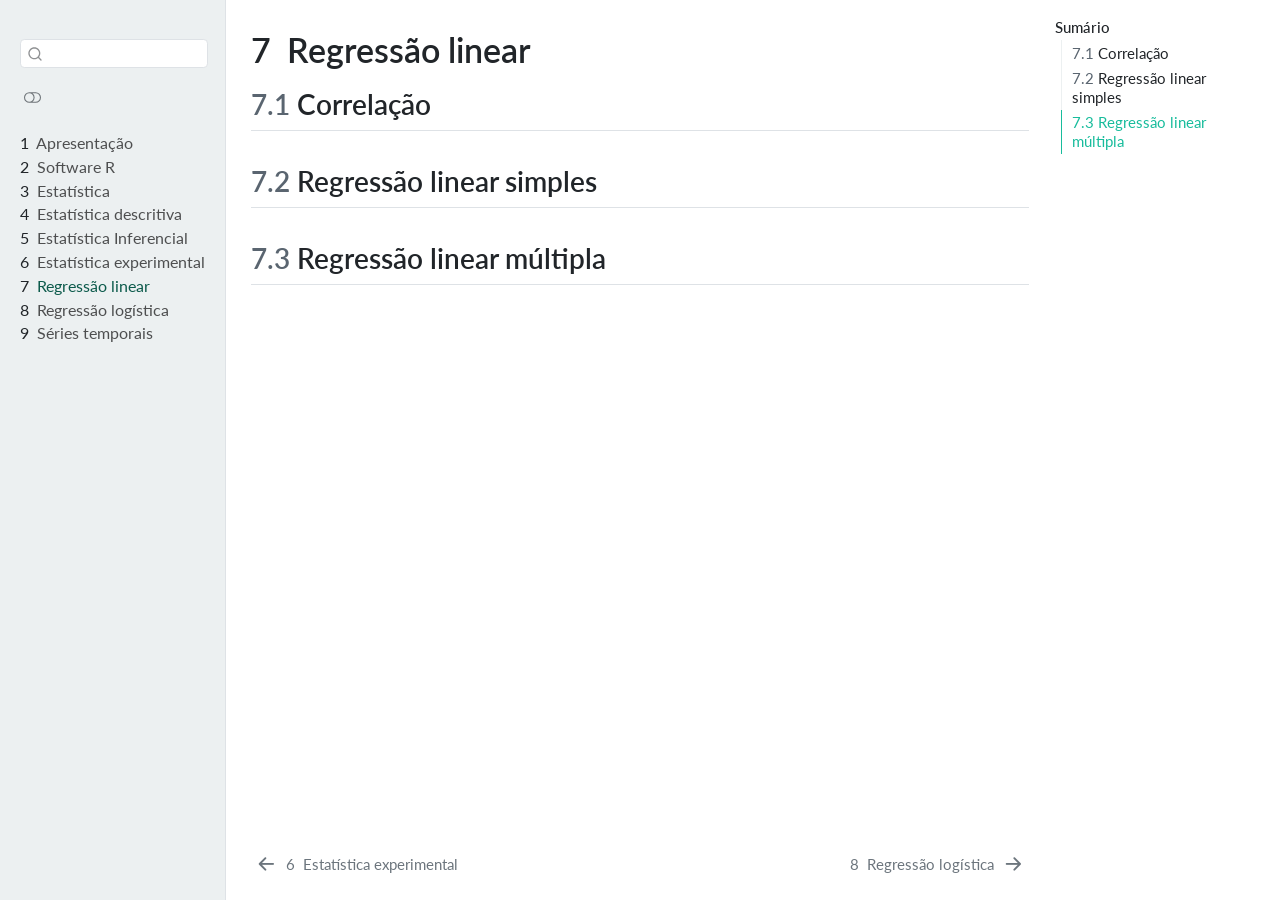
<file: docs/capitulo6.html>
<!DOCTYPE html>
<html xmlns="http://www.w3.org/1999/xhtml" lang="en" xml:lang="en"><head>

<meta charset="utf-8">
<meta name="generator" content="quarto-1.10.18">

<meta name="viewport" content="width=device-width, initial-scale=1.0, user-scalable=yes">


<title>7&nbsp; Regressão linear</title>
<style>
/* Default styles provided by pandoc.
** See https://pandoc.org/MANUAL.html#variables-for-html for config info.
*/
span.smallcaps{font-variant: small-caps;}
div.columns{display: flex; gap: 1.5em;}
div.column{flex: auto;}
@media screen {
div.columns{gap: min(4vw, 1.5em);}
div.column{overflow-x: auto;}
}
div.hanging-indent{margin-left: 1.5em; text-indent: -1.5em;}
ul.task-list{list-style: none;}
ul.task-list li input[type="checkbox"] {
  width: 0.8em;
  margin: 0 0.8em 0.2em -1em; /* quarto-specific, see https://github.com/quarto-dev/quarto-cli/issues/4556 */ 
  vertical-align: middle;
}
</style>


<script src="site_libs/quarto-nav/quarto-nav.js"></script>
<script src="site_libs/quarto-nav/headroom.min.js"></script>
<script src="site_libs/clipboard/clipboard.min.js"></script>
<script src="site_libs/quarto-search/autocomplete.umd.js"></script>
<script src="site_libs/quarto-search/fuse.min.js"></script>
<script src="site_libs/quarto-search/quarto-search.js"></script>
<meta name="quarto:offset" content="./">
<link href="./capitulo7.html" rel="next">
<link href="./capitulo5.html" rel="prev">
<script src="site_libs/quarto-html/quarto.js" type="module"></script>
<script src="site_libs/quarto-html/tabsets/tabsets.js" type="module"></script>
<script src="site_libs/quarto-html/popper.min.js"></script>
<script src="site_libs/quarto-html/tippy.umd.min.js"></script>
<script src="site_libs/quarto-html/anchor.min.js"></script>
<link href="site_libs/quarto-html/tippy.css" rel="stylesheet">
<link href="site_libs/quarto-html/quarto-syntax-highlighting-64a204ab8560d761af7679ceaba22944.css" rel="stylesheet" class="quarto-color-scheme" id="quarto-text-highlighting-styles">
<link href="site_libs/quarto-html/quarto-syntax-highlighting-dark-b85bc7c33db8c58e0ec93c3465666fed.css" rel="stylesheet" class="quarto-color-scheme quarto-color-alternate" id="quarto-text-highlighting-styles">
<link href="site_libs/quarto-html/quarto-syntax-highlighting-64a204ab8560d761af7679ceaba22944.css" rel="stylesheet" class="quarto-color-scheme-extra" id="quarto-text-highlighting-styles">
<script src="site_libs/bootstrap/bootstrap.min.js"></script>
<link href="site_libs/bootstrap/bootstrap-icons.css" rel="stylesheet">
<link href="site_libs/bootstrap/bootstrap-071f2cfab2509698780004be9a3705a4.min.css" rel="stylesheet" append-hash="true" class="quarto-color-scheme" id="quarto-bootstrap" data-mode="light">
<link href="site_libs/bootstrap/bootstrap-dark-28465b6b87aa4d4b3ae6852c24e7e3ea.min.css" rel="stylesheet" append-hash="true" class="quarto-color-scheme quarto-color-alternate" id="quarto-bootstrap" data-mode="dark">
<link href="site_libs/bootstrap/bootstrap-071f2cfab2509698780004be9a3705a4.min.css" rel="stylesheet" append-hash="true" class="quarto-color-scheme-extra" id="quarto-bootstrap" data-mode="light">
<script id="quarto-search-options" type="application/json">{
  "location": "sidebar",
  "copy-button": false,
  "collapse-after": 3,
  "panel-placement": "start",
  "type": "textbox",
  "limit": 50,
  "keyboard-shortcut": [
    "f",
    "/",
    "s"
  ],
  "show-item-context": false,
  "language": {
    "search-no-results-text": "No results",
    "search-matching-documents-text": "matching documents",
    "search-copy-link-title": "Copy link to search",
    "search-hide-matches-text": "Hide additional matches",
    "search-more-match-text": "more match in this document",
    "search-more-matches-text": "more matches in this document",
    "search-clear-button-title": "Clear",
    "search-text-placeholder": "",
    "search-detached-cancel-button-title": "Cancel",
    "search-submit-button-title": "Submit",
    "search-label": "Search"
  }
}</script>


</head>

<body class="nav-sidebar docked quarto-light"><script id="quarto-html-before-body" type="application/javascript">
    const toggleBodyColorMode = (bsSheetEl) => {
      const mode = bsSheetEl.getAttribute("data-mode");
      const bodyEl = window.document.querySelector("body");
      if (mode === "dark") {
        bodyEl.classList.add("quarto-dark");
        bodyEl.classList.remove("quarto-light");
      } else {
        bodyEl.classList.add("quarto-light");
        bodyEl.classList.remove("quarto-dark");
      }
    }
    const toggleBodyColorPrimary = () => {
      const bsSheetEl = window.document.querySelector("link#quarto-bootstrap:not([rel=disabled-stylesheet])");
      if (bsSheetEl) {
        toggleBodyColorMode(bsSheetEl);
      }
    }
    const setColorSchemeToggle = (alternate) => {
      const toggles = window.document.querySelectorAll('.quarto-color-scheme-toggle');
      for (let i=0; i < toggles.length; i++) {
        const toggle = toggles[i];
        if (toggle) {
          if (alternate) {
            toggle.classList.add("alternate");
          } else {
            toggle.classList.remove("alternate");
          }
        }
      }
    };
    const toggleColorMode = (alternate) => {
      // Switch the stylesheets
      const primaryStylesheets = window.document.querySelectorAll('link.quarto-color-scheme:not(.quarto-color-alternate)');
      const alternateStylesheets = window.document.querySelectorAll('link.quarto-color-scheme.quarto-color-alternate');
      manageTransitions('#quarto-margin-sidebar .nav-link', false);
      if (alternate) {
        // note: dark is layered on light, we don't disable primary!
        enableStylesheet(alternateStylesheets);
        for (const sheetNode of alternateStylesheets) {
          if (sheetNode.id === "quarto-bootstrap") {
            toggleBodyColorMode(sheetNode);
          }
        }
      } else {
        disableStylesheet(alternateStylesheets);
        enableStylesheet(primaryStylesheets)
        toggleBodyColorPrimary();
      }
      manageTransitions('#quarto-margin-sidebar .nav-link', true);
      // Switch the toggles
      setColorSchemeToggle(alternate)
      // Hack to workaround the fact that safari doesn't
      // properly recolor the scrollbar when toggling (#1455)
      if (navigator.userAgent.indexOf('Safari') > 0 && navigator.userAgent.indexOf('Chrome') == -1) {
        manageTransitions("body", false);
        window.scrollTo(0, 1);
        setTimeout(() => {
          window.scrollTo(0, 0);
          manageTransitions("body", true);
        }, 40);
      }
    }
    const disableStylesheet = (stylesheets) => {
      for (let i=0; i < stylesheets.length; i++) {
        const stylesheet = stylesheets[i];
        stylesheet.rel = 'disabled-stylesheet';
      }
    }
    const enableStylesheet = (stylesheets) => {
      for (let i=0; i < stylesheets.length; i++) {
        const stylesheet = stylesheets[i];
        if(stylesheet.rel !== 'stylesheet') { // for Chrome, which will still FOUC without this check
          stylesheet.rel = 'stylesheet';
        }
      }
    }
    const manageTransitions = (selector, allowTransitions) => {
      const els = window.document.querySelectorAll(selector);
      for (let i=0; i < els.length; i++) {
        const el = els[i];
        if (allowTransitions) {
          el.classList.remove('notransition');
        } else {
          el.classList.add('notransition');
        }
      }
    }
    const isFileUrl = () => {
      return window.location.protocol === 'file:';
    }
    const hasAlternateSentinel = () => {
      let styleSentinel = getColorSchemeSentinel();
      if (styleSentinel !== null) {
        return styleSentinel === "alternate";
      } else {
        return false;
      }
    }
    const setStyleSentinel = (alternate) => {
      const value = alternate ? "alternate" : "default";
      if (!isFileUrl()) {
        window.localStorage.setItem("quarto-color-scheme", value);
      } else {
        localAlternateSentinel = value;
      }
    }
    const getColorSchemeSentinel = () => {
      if (!isFileUrl()) {
        const storageValue = window.localStorage.getItem("quarto-color-scheme");
        return storageValue != null ? storageValue : localAlternateSentinel;
      } else {
        return localAlternateSentinel;
      }
    }
    const toggleGiscusIfUsed = (isAlternate, darkModeDefault) => {
      const baseTheme = document.querySelector('#giscus-base-theme')?.value ?? 'light';
      const alternateTheme = document.querySelector('#giscus-alt-theme')?.value ?? 'dark';
      let newTheme = '';
      if(authorPrefersDark) {
        newTheme = isAlternate ? baseTheme : alternateTheme;
      } else {
        newTheme = isAlternate ? alternateTheme : baseTheme;
      }
      const changeGiscusTheme = () => {
        // From: https://github.com/giscus/giscus/issues/336
        const sendMessage = (message) => {
          const iframe = document.querySelector('iframe.giscus-frame');
          if (!iframe) return;
          iframe.contentWindow.postMessage({ giscus: message }, 'https://giscus.app');
        }
        sendMessage({
          setConfig: {
            theme: newTheme
          }
        });
      }
      const isGiscussLoaded = window.document.querySelector('iframe.giscus-frame') !== null;
      if (isGiscussLoaded) {
        changeGiscusTheme();
      }
    };
    const authorPrefersDark = false;
    const darkModeDefault = authorPrefersDark;
      document.querySelector('link#quarto-text-highlighting-styles.quarto-color-scheme-extra').rel = 'disabled-stylesheet';
      document.querySelector('link#quarto-bootstrap.quarto-color-scheme-extra').rel = 'disabled-stylesheet';
    let localAlternateSentinel = darkModeDefault ? 'alternate' : 'default';
    // Dark / light mode switch
    window.quartoToggleColorScheme = () => {
      // Read the current dark / light value
      let toAlternate = !hasAlternateSentinel();
      toggleColorMode(toAlternate);
      setStyleSentinel(toAlternate);
      toggleGiscusIfUsed(toAlternate, darkModeDefault);
      window.dispatchEvent(new Event('resize'));
    };
    // Switch to dark mode if need be
    if (hasAlternateSentinel()) {
      toggleColorMode(true);
    } else {
      toggleColorMode(false);
    }
  </script>

<div id="quarto-search-results"></div>
  <header id="quarto-header" class="headroom fixed-top">
  <nav class="quarto-secondary-nav">
    <div class="container-fluid d-flex">
      <button type="button" class="quarto-btn-toggle btn" data-bs-toggle="collapse" role="button" data-bs-target=".quarto-sidebar-collapse-item" aria-controls="quarto-sidebar" aria-expanded="false" aria-label="Toggle sidebar navigation" onclick="if (window.quartoToggleHeadroom) { window.quartoToggleHeadroom(); }">
        <i class="bi bi-layout-text-sidebar-reverse"></i>
      </button>
        <nav class="quarto-page-breadcrumbs" aria-label="breadcrumb"><ol class="breadcrumb"><li class="breadcrumb-item"><a href="./capitulo6.html"><span class="chapter-number">7</span>&nbsp; <span class="chapter-title">Regressão linear</span></a></li></ol></nav>
        <a class="flex-grow-1" role="navigation" data-bs-toggle="collapse" data-bs-target=".quarto-sidebar-collapse-item" aria-controls="quarto-sidebar" aria-expanded="false" aria-label="Toggle sidebar navigation" onclick="if (window.quartoToggleHeadroom) { window.quartoToggleHeadroom(); }">      
        </a>
      <button type="button" class="btn quarto-search-button" aria-label="Search" onclick="window.quartoOpenSearch();">
        <i class="bi bi-search"></i>
      </button>
    </div>
  </nav>
</header>
<!-- content -->
<div id="quarto-content" class="quarto-container page-columns page-rows-contents page-layout-article">
<!-- sidebar -->
  <nav id="quarto-sidebar" class="sidebar collapse collapse-horizontal quarto-sidebar-collapse-item sidebar-navigation docked overflow-auto">
        <div class="mt-2 flex-shrink-0 align-items-center">
        <div class="sidebar-search">
        <div id="quarto-search" class="" title="Search"></div>
        </div>
        </div>
        <div class="sidebar-tools-collapse">
  <a href="" class="quarto-color-scheme-toggle quarto-navigation-tool  px-1" onclick="window.quartoToggleColorScheme(); return false;" title="Toggle dark mode"><i class="bi"></i></a>
</div>
    <div class="sidebar-menu-container"> 
    <ul class="list-unstyled mt-1">
        <li class="sidebar-item">
  <div class="sidebar-item-container"> 
  <a href="./index.html" class="sidebar-item-text sidebar-link">
 <span class="menu-text"><span class="chapter-number">1</span>&nbsp; <span class="chapter-title">Apresentação</span></span></a>
  </div>
</li>
        <li class="sidebar-item">
  <div class="sidebar-item-container"> 
  <a href="./capitulo1.html" class="sidebar-item-text sidebar-link">
 <span class="menu-text"><span class="chapter-number">2</span>&nbsp; <span class="chapter-title">Software R</span></span></a>
  </div>
</li>
        <li class="sidebar-item">
  <div class="sidebar-item-container"> 
  <a href="./capitulo2.html" class="sidebar-item-text sidebar-link">
 <span class="menu-text"><span class="chapter-number">3</span>&nbsp; <span class="chapter-title">Estatística</span></span></a>
  </div>
</li>
        <li class="sidebar-item">
  <div class="sidebar-item-container"> 
  <a href="./capitulo3.html" class="sidebar-item-text sidebar-link">
 <span class="menu-text"><span class="chapter-number">4</span>&nbsp; <span class="chapter-title">Estatística descritiva</span></span></a>
  </div>
</li>
        <li class="sidebar-item">
  <div class="sidebar-item-container"> 
  <a href="./capitulo4.html" class="sidebar-item-text sidebar-link">
 <span class="menu-text"><span class="chapter-number">5</span>&nbsp; <span class="chapter-title">Estatística Inferencial</span></span></a>
  </div>
</li>
        <li class="sidebar-item">
  <div class="sidebar-item-container"> 
  <a href="./capitulo5.html" class="sidebar-item-text sidebar-link">
 <span class="menu-text"><span class="chapter-number">6</span>&nbsp; <span class="chapter-title">Estatística experimental</span></span></a>
  </div>
</li>
        <li class="sidebar-item">
  <div class="sidebar-item-container"> 
  <a href="./capitulo6.html" class="sidebar-item-text sidebar-link active">
 <span class="menu-text"><span class="chapter-number">7</span>&nbsp; <span class="chapter-title">Regressão linear</span></span></a>
  </div>
</li>
        <li class="sidebar-item">
  <div class="sidebar-item-container"> 
  <a href="./capitulo7.html" class="sidebar-item-text sidebar-link">
 <span class="menu-text"><span class="chapter-number">8</span>&nbsp; <span class="chapter-title">Regressão logística</span></span></a>
  </div>
</li>
        <li class="sidebar-item">
  <div class="sidebar-item-container"> 
  <a href="./capitulo8.html" class="sidebar-item-text sidebar-link">
 <span class="menu-text"><span class="chapter-number">9</span>&nbsp; <span class="chapter-title">Séries temporais</span></span></a>
  </div>
</li>
    </ul>
    </div>
</nav>
<div id="quarto-sidebar-glass" class="quarto-sidebar-collapse-item" data-bs-toggle="collapse" data-bs-target=".quarto-sidebar-collapse-item"></div>
<!-- margin-sidebar -->
    <div id="quarto-margin-sidebar" class="sidebar margin-sidebar">
        <nav id="TOC" role="doc-toc" class="toc-active">
    <h2 id="toc-title">Sumário</h2>
   
  <ul>
  <li><a href="#correlação" id="toc-correlação" class="nav-link active" data-scroll-target="#correlação"><span class="header-section-number">7.1</span> Correlação</a></li>
  <li><a href="#regressão-linear-simples" id="toc-regressão-linear-simples" class="nav-link" data-scroll-target="#regressão-linear-simples"><span class="header-section-number">7.2</span> Regressão linear simples</a></li>
  <li><a href="#regressão-linear-múltipla" id="toc-regressão-linear-múltipla" class="nav-link" data-scroll-target="#regressão-linear-múltipla"><span class="header-section-number">7.3</span> Regressão linear múltipla</a></li>
  </ul>
</nav>
    </div>
<!-- main -->
<main class="content" id="quarto-document-content">


<header id="title-block-header" class="quarto-title-block default">
<div class="quarto-title">
<h1 class="title"><span class="chapter-number">7</span>&nbsp; <span class="chapter-title">Regressão linear</span></h1>
</div>



<div class="quarto-title-meta">

    
  
    
  </div>
  


</header>


<section id="correlação" class="level2" data-number="7.1">
<h2 data-number="7.1" class="anchored" data-anchor-id="correlação"><span class="header-section-number">7.1</span> Correlação</h2>
</section>
<section id="regressão-linear-simples" class="level2" data-number="7.2">
<h2 data-number="7.2" class="anchored" data-anchor-id="regressão-linear-simples"><span class="header-section-number">7.2</span> Regressão linear simples</h2>
</section>
<section id="regressão-linear-múltipla" class="level2" data-number="7.3">
<h2 data-number="7.3" class="anchored" data-anchor-id="regressão-linear-múltipla"><span class="header-section-number">7.3</span> Regressão linear múltipla</h2>


</section>

</main> <!-- /main -->
<script id="quarto-html-after-body" type="application/javascript">
  window.document.addEventListener("DOMContentLoaded", function (event) {
    // Ensure there is a toggle, if there isn't float one in the top right
    if (window.document.querySelector('.quarto-color-scheme-toggle') === null) {
      const a = window.document.createElement('a');
      a.classList.add('top-right');
      a.classList.add('quarto-color-scheme-toggle');
      a.href = "";
      a.onclick = function() { try { window.quartoToggleColorScheme(); } catch {} return false; };
      const i = window.document.createElement("i");
      i.classList.add('bi');
      a.appendChild(i);
      window.document.body.appendChild(a);
    }
    setColorSchemeToggle(hasAlternateSentinel())
    const icon = "";
    const anchorJS = new window.AnchorJS();
    anchorJS.options = {
      placement: 'right',
      icon: icon
    };
    anchorJS.add('.anchored');
    const isCodeAnnotation = (el) => {
      for (const clz of el.classList) {
        if (clz.startsWith('code-annotation-')) {                     
          return true;
        }
      }
      return false;
    }
    const onCopySuccess = function(e) {
      // button target
      const button = e.trigger;
      // don't keep focus
      button.blur();
      // flash "checked"
      button.classList.add('code-copy-button-checked');
      var currentTitle = button.getAttribute("title");
      button.setAttribute("title", "Copied!");
      let tooltip;
      if (window.bootstrap) {
        button.setAttribute("data-bs-toggle", "tooltip");
        button.setAttribute("data-bs-placement", "left");
        button.setAttribute("data-bs-title", "Copied!");
        tooltip = new bootstrap.Tooltip(button, 
          { trigger: "manual", 
            customClass: "code-copy-button-tooltip",
            offset: [0, -8]});
        tooltip.show();    
      }
      setTimeout(function() {
        if (tooltip) {
          tooltip.hide();
          button.removeAttribute("data-bs-title");
          button.removeAttribute("data-bs-toggle");
          button.removeAttribute("data-bs-placement");
        }
        button.setAttribute("title", currentTitle);
        button.classList.remove('code-copy-button-checked');
      }, 1000);
      // clear code selection
      e.clearSelection();
    }
    const getTextToCopy = function(trigger) {
      const outerScaffold = trigger.parentElement.cloneNode(true);
      const codeEl = outerScaffold.querySelector('code');
      for (const childEl of codeEl.children) {
        if (isCodeAnnotation(childEl)) {
          childEl.remove();
        }
      }
      return codeEl.innerText;
    }
    const clipboard = new window.ClipboardJS('.code-copy-button:not([data-in-quarto-modal])', {
      text: getTextToCopy
    });
    clipboard.on('success', onCopySuccess);
    if (window.document.getElementById('quarto-embedded-source-code-modal')) {
      const clipboardModal = new window.ClipboardJS('.code-copy-button[data-in-quarto-modal]', {
        text: getTextToCopy,
        container: window.document.getElementById('quarto-embedded-source-code-modal')
      });
      clipboardModal.on('success', onCopySuccess);
    }
      var localhostRegex = new RegExp(/^(?:http|https):\/\/localhost\:?[0-9]*\//);
      var mailtoRegex = new RegExp(/^mailto:/);
        var filterRegex = new RegExp('/' + window.location.host + '/');
      var isInternal = (href) => {
          return filterRegex.test(href) || localhostRegex.test(href) || mailtoRegex.test(href);
      }
      // Inspect non-navigation links and adorn them if external
     var links = window.document.querySelectorAll('a[href]:not(.nav-link):not(.navbar-brand):not(.toc-action):not(.sidebar-link):not(.sidebar-item-toggle):not(.pagination-link):not(.no-external):not([aria-hidden]):not(.dropdown-item):not(.quarto-navigation-tool):not(.about-link)');
      for (var i=0; i<links.length; i++) {
        const link = links[i];
        if (!isInternal(link.href)) {
          // undo the damage that might have been done by quarto-nav.js in the case of
          // links that we want to consider external
          if (link.dataset.originalHref !== undefined) {
            link.href = link.dataset.originalHref;
          }
        }
      }
    function tippyHover(el, contentFn, onTriggerFn, onUntriggerFn) {
      const config = {
        allowHTML: true,
        maxWidth: 500,
        delay: 100,
        arrow: false,
        appendTo: function(el) {
            return el.parentElement;
        },
        interactive: true,
        interactiveBorder: 10,
        theme: 'quarto',
        placement: 'bottom-start',
      };
      if (contentFn) {
        config.content = contentFn;
      }
      if (onTriggerFn) {
        config.onTrigger = onTriggerFn;
      }
      if (onUntriggerFn) {
        config.onUntrigger = onUntriggerFn;
      }
      window.tippy(el, config); 
    }
    const noterefs = window.document.querySelectorAll('a[role="doc-noteref"]');
    for (var i=0; i<noterefs.length; i++) {
      const ref = noterefs[i];
      tippyHover(ref, function() {
        // use id or data attribute instead here
        let href = ref.getAttribute('data-footnote-href') || ref.getAttribute('href');
        try { href = new URL(href).hash; } catch {}
        const id = href.replace(/^#\/?/, "");
        const note = window.document.getElementById(id);
        if (note) {
          return note.innerHTML;
        } else {
          return "";
        }
      });
    }
    const xrefs = window.document.querySelectorAll('a.quarto-xref');
    const processXRef = (id, note) => {
      // Strip column container classes
      const stripColumnClz = (el) => {
        el.classList.remove("page-full", "page-columns");
        if (el.children) {
          for (const child of el.children) {
            stripColumnClz(child);
          }
        }
      }
      stripColumnClz(note)
      if (id === null || id.startsWith('sec-')) {
        // Special case sections, only their first couple elements
        const container = document.createElement("div");
        if (note.children && note.children.length > 2) {
          container.appendChild(note.children[0].cloneNode(true));
          for (let i = 1; i < note.children.length; i++) {
            const child = note.children[i];
            if (child.tagName === "P" && child.innerText === "") {
              continue;
            } else {
              container.appendChild(child.cloneNode(true));
              break;
            }
          }
          if (window.Quarto?.typesetMath) {
            window.Quarto.typesetMath(container);
          }
          return container.innerHTML
        } else {
          if (window.Quarto?.typesetMath) {
            window.Quarto.typesetMath(note);
          }
          return note.innerHTML;
        }
      } else {
        // Remove any anchor links if they are present
        const anchorLink = note.querySelector('a.anchorjs-link');
        if (anchorLink) {
          anchorLink.remove();
        }
        if (window.Quarto?.typesetMath) {
          window.Quarto.typesetMath(note);
        }
        if (note.classList.contains("callout")) {
          return note.outerHTML;
        } else {
          return note.innerHTML;
        }
      }
    }
    for (var i=0; i<xrefs.length; i++) {
      const xref = xrefs[i];
      tippyHover(xref, undefined, function(instance) {
        instance.disable();
        let url = xref.getAttribute('href');
        let hash = undefined; 
        if (url.startsWith('#')) {
          hash = url;
        } else {
          try { hash = new URL(url).hash; } catch {}
        }
        if (hash) {
          const id = hash.replace(/^#\/?/, "");
          const note = window.document.getElementById(id);
          if (note !== null) {
            try {
              const html = processXRef(id, note.cloneNode(true));
              instance.setContent(html);
            } finally {
              instance.enable();
              instance.show();
            }
          } else {
            // See if we can fetch this
            fetch(url.split('#')[0])
            .then(res => res.text())
            .then(html => {
              const parser = new DOMParser();
              const htmlDoc = parser.parseFromString(html, "text/html");
              const note = htmlDoc.getElementById(id);
              if (note !== null) {
                const html = processXRef(id, note);
                instance.setContent(html);
              } 
            }).finally(() => {
              instance.enable();
              instance.show();
            });
          }
        } else {
          // See if we can fetch a full url (with no hash to target)
          // This is a special case and we should probably do some content thinning / targeting
          fetch(url)
          .then(res => res.text())
          .then(html => {
            const parser = new DOMParser();
            const htmlDoc = parser.parseFromString(html, "text/html");
            const note = htmlDoc.querySelector('main.content');
            if (note !== null) {
              // This should only happen for chapter cross references
              // (since there is no id in the URL)
              // remove the first header
              if (note.children.length > 0 && note.children[0].tagName === "HEADER") {
                note.children[0].remove();
              }
              const html = processXRef(null, note);
              instance.setContent(html);
            } 
          }).finally(() => {
            instance.enable();
            instance.show();
          });
        }
      }, function(instance) {
      });
    }
        let selectedAnnoteEl;
        const selectorForAnnotation = ( cell, annotation) => {
          let cellAttr = 'data-code-cell="' + cell + '"';
          let lineAttr = 'data-code-annotation="' +  annotation + '"';
          const selector = 'span[' + cellAttr + '][' + lineAttr + ']';
          return selector;
        }
        const selectCodeLines = (annoteEl) => {
          const doc = window.document;
          const targetCell = annoteEl.getAttribute("data-target-cell");
          const targetAnnotation = annoteEl.getAttribute("data-target-annotation");
          const annoteSpan = window.document.querySelector(selectorForAnnotation(targetCell, targetAnnotation));
          const lines = annoteSpan.getAttribute("data-code-lines").split(",");
          const lineIds = lines.map((line) => {
            return targetCell + "-" + line;
          })
          let top = null;
          let height = null;
          let parent = null;
          if (lineIds.length > 0) {
              //compute the position of the single el (top and bottom and make a div)
              const el = window.document.getElementById(lineIds[0]);
              top = el.offsetTop;
              height = el.offsetHeight;
              parent = el.parentElement.parentElement;
            if (lineIds.length > 1) {
              const lastEl = window.document.getElementById(lineIds[lineIds.length - 1]);
              const bottom = lastEl.offsetTop + lastEl.offsetHeight;
              height = bottom - top;
            }
            if (top !== null && height !== null && parent !== null) {
              // cook up a div (if necessary) and position it 
              let div = window.document.getElementById("code-annotation-line-highlight");
              if (div === null) {
                div = window.document.createElement("div");
                div.setAttribute("id", "code-annotation-line-highlight");
                div.style.position = 'absolute';
                parent.appendChild(div);
              }
              div.style.top = top - 2 + "px";
              div.style.height = height + 4 + "px";
              div.style.left = 0;
              let gutterDiv = window.document.getElementById("code-annotation-line-highlight-gutter");
              if (gutterDiv === null) {
                gutterDiv = window.document.createElement("div");
                gutterDiv.setAttribute("id", "code-annotation-line-highlight-gutter");
                gutterDiv.style.position = 'absolute';
                const codeCell = window.document.getElementById(targetCell);
                const gutter = codeCell.querySelector('.code-annotation-gutter');
                gutter.appendChild(gutterDiv);
              }
              gutterDiv.style.top = top - 2 + "px";
              gutterDiv.style.height = height + 4 + "px";
            }
            selectedAnnoteEl = annoteEl;
          }
        };
        const unselectCodeLines = () => {
          const elementsIds = ["code-annotation-line-highlight", "code-annotation-line-highlight-gutter"];
          elementsIds.forEach((elId) => {
            const div = window.document.getElementById(elId);
            if (div) {
              div.remove();
            }
          });
          selectedAnnoteEl = undefined;
        };
          // Handle positioning of the toggle
      window.addEventListener(
        "resize",
        throttle(() => {
          elRect = undefined;
          if (selectedAnnoteEl) {
            selectCodeLines(selectedAnnoteEl);
          }
        }, 10)
      );
      function throttle(fn, ms) {
      let throttle = false;
      let timer;
        return (...args) => {
          if(!throttle) { // first call gets through
              fn.apply(this, args);
              throttle = true;
          } else { // all the others get throttled
              if(timer) clearTimeout(timer); // cancel #2
              timer = setTimeout(() => {
                fn.apply(this, args);
                timer = throttle = false;
              }, ms);
          }
        };
      }
        // Attach click handler to the DT
        const annoteDls = window.document.querySelectorAll('dt[data-target-cell]');
        for (const annoteDlNode of annoteDls) {
          annoteDlNode.addEventListener('click', (event) => {
            const clickedEl = event.target;
            if (clickedEl !== selectedAnnoteEl) {
              unselectCodeLines();
              const activeEl = window.document.querySelector('dt[data-target-cell].code-annotation-active');
              if (activeEl) {
                activeEl.classList.remove('code-annotation-active');
              }
              selectCodeLines(clickedEl);
              clickedEl.classList.add('code-annotation-active');
            } else {
              // Unselect the line
              unselectCodeLines();
              clickedEl.classList.remove('code-annotation-active');
            }
          });
        }
    const findCites = (el) => {
      const parentEl = el.parentElement;
      if (parentEl) {
        const cites = parentEl.dataset.cites;
        if (cites) {
          return {
            el,
            cites: cites.split(' ')
          };
        } else {
          return findCites(el.parentElement)
        }
      } else {
        return undefined;
      }
    };
    var bibliorefs = window.document.querySelectorAll('a[role="doc-biblioref"]');
    for (var i=0; i<bibliorefs.length; i++) {
      const ref = bibliorefs[i];
      const citeInfo = findCites(ref);
      if (citeInfo) {
        tippyHover(citeInfo.el, function() {
          var popup = window.document.createElement('div');
          citeInfo.cites.forEach(function(cite) {
            var citeDiv = window.document.createElement('div');
            citeDiv.classList.add('hanging-indent');
            citeDiv.classList.add('csl-entry');
            var biblioDiv = window.document.getElementById('ref-' + cite);
            if (biblioDiv) {
              citeDiv.innerHTML = biblioDiv.innerHTML;
            }
            popup.appendChild(citeDiv);
          });
          return popup.innerHTML;
        });
      }
    }
  });
  </script>
<nav class="page-navigation">
  <div class="nav-page nav-page-previous">
      <a href="./capitulo5.html" class="pagination-link" aria-label="Estatística experimental">
        <i class="bi bi-arrow-left-short"></i> <span class="nav-page-text"><span class="chapter-number">6</span>&nbsp; <span class="chapter-title">Estatística experimental</span></span>
      </a>          
  </div>
  <div class="nav-page nav-page-next">
      <a href="./capitulo7.html" class="pagination-link" aria-label="Regressão logística">
        <span class="nav-page-text"><span class="chapter-number">8</span>&nbsp; <span class="chapter-title">Regressão logística</span></span> <i class="bi bi-arrow-right-short"></i>
      </a>
  </div>
</nav>
</div> <!-- /content -->




</body></html>
</file>
<file: docs/site_libs/quarto-html/tippy.css>
.tippy-box[data-animation=fade][data-state=hidden]{opacity:0}[data-tippy-root]{max-width:calc(100vw - 10px)}.tippy-box{position:relative;background-color:#333;color:#fff;border-radius:4px;font-size:14px;line-height:1.4;white-space:normal;outline:0;transition-property:transform,visibility,opacity}.tippy-box[data-placement^=top]>.tippy-arrow{bottom:0}.tippy-box[data-placement^=top]>.tippy-arrow:before{bottom:-7px;left:0;border-width:8px 8px 0;border-top-color:initial;transform-origin:center top}.tippy-box[data-placement^=bottom]>.tippy-arrow{top:0}.tippy-box[data-placement^=bottom]>.tippy-arrow:before{top:-7px;left:0;border-width:0 8px 8px;border-bottom-color:initial;transform-origin:center bottom}.tippy-box[data-placement^=left]>.tippy-arrow{right:0}.tippy-box[data-placement^=left]>.tippy-arrow:before{border-width:8px 0 8px 8px;border-left-color:initial;right:-7px;transform-origin:center left}.tippy-box[data-placement^=right]>.tippy-arrow{left:0}.tippy-box[data-placement^=right]>.tippy-arrow:before{left:-7px;border-width:8px 8px 8px 0;border-right-color:initial;transform-origin:center right}.tippy-box[data-inertia][data-state=visible]{transition-timing-function:cubic-bezier(.54,1.5,.38,1.11)}.tippy-arrow{width:16px;height:16px;color:#333}.tippy-arrow:before{content:"";position:absolute;border-color:transparent;border-style:solid}.tippy-content{position:relative;padding:5px 9px;z-index:1}
</file>
<file: docs/site_libs/quarto-html/quarto-syntax-highlighting-64a204ab8560d761af7679ceaba22944.css>
/* quarto syntax highlight colors */
:root {
  --quarto-hl-ot-color: #003B4F;
  --quarto-hl-at-color: #657422;
  --quarto-hl-ss-color: #20794D;
  --quarto-hl-an-color: #5E5E5E;
  --quarto-hl-fu-color: #4758AB;
  --quarto-hl-st-color: #20794D;
  --quarto-hl-cf-color: #003B4F;
  --quarto-hl-op-color: #5E5E5E;
  --quarto-hl-er-color: #AD0000;
  --quarto-hl-bn-color: #AD0000;
  --quarto-hl-al-color: #AD0000;
  --quarto-hl-va-color: #111111;
  --quarto-hl-bu-color: inherit;
  --quarto-hl-ex-color: inherit;
  --quarto-hl-pp-color: #AD0000;
  --quarto-hl-in-color: #5E5E5E;
  --quarto-hl-vs-color: #20794D;
  --quarto-hl-wa-color: #5E5E5E;
  --quarto-hl-do-color: #5E5E5E;
  --quarto-hl-im-color: #00769E;
  --quarto-hl-ch-color: #20794D;
  --quarto-hl-dt-color: #AD0000;
  --quarto-hl-fl-color: #AD0000;
  --quarto-hl-co-color: #5E5E5E;
  --quarto-hl-cv-color: #5E5E5E;
  --quarto-hl-cn-color: #8f5902;
  --quarto-hl-sc-color: #5E5E5E;
  --quarto-hl-dv-color: #AD0000;
  --quarto-hl-kw-color: #003B4F;
}

/* other quarto variables */
:root {
  --quarto-font-monospace: SFMono-Regular, Menlo, Monaco, Consolas, "Liberation Mono", "Courier New", monospace;
}

/* syntax highlight based on Pandoc's rules */
pre > code.sourceCode > span {
  color: #003B4F;
}

code.sourceCode > span {
  color: #003B4F;
}

div.sourceCode,
div.sourceCode pre.sourceCode {
  color: #003B4F;
}

/* Normal */
code span {
  color: #003B4F;
}

/* Alert */
code span.al {
  color: #AD0000;
  font-style: inherit;
}

/* Annotation */
code span.an {
  color: #5E5E5E;
  font-style: inherit;
}

/* Attribute */
code span.at {
  color: #657422;
  font-style: inherit;
}

/* BaseN */
code span.bn {
  color: #AD0000;
  font-style: inherit;
}

/* BuiltIn */
code span.bu {
  font-style: inherit;
}

/* ControlFlow */
code span.cf {
  color: #003B4F;
  font-weight: bold;
  font-style: inherit;
}

/* Char */
code span.ch {
  color: #20794D;
  font-style: inherit;
}

/* Constant */
code span.cn {
  color: #8f5902;
  font-style: inherit;
}

/* Comment */
code span.co {
  color: #5E5E5E;
  font-style: inherit;
}

/* CommentVar */
code span.cv {
  color: #5E5E5E;
  font-style: italic;
}

/* Documentation */
code span.do {
  color: #5E5E5E;
  font-style: italic;
}

/* DataType */
code span.dt {
  color: #AD0000;
  font-style: inherit;
}

/* DecVal */
code span.dv {
  color: #AD0000;
  font-style: inherit;
}

/* Error */
code span.er {
  color: #AD0000;
  font-style: inherit;
}

/* Extension */
code span.ex {
  font-style: inherit;
}

/* Float */
code span.fl {
  color: #AD0000;
  font-style: inherit;
}

/* Function */
code span.fu {
  color: #4758AB;
  font-style: inherit;
}

/* Import */
code span.im {
  color: #00769E;
  font-style: inherit;
}

/* Information */
code span.in {
  color: #5E5E5E;
  font-style: inherit;
}

/* Keyword */
code span.kw {
  color: #003B4F;
  font-weight: bold;
  font-style: inherit;
}

/* Operator */
code span.op {
  color: #5E5E5E;
  font-style: inherit;
}

/* Other */
code span.ot {
  color: #003B4F;
  font-style: inherit;
}

/* Preprocessor */
code span.pp {
  color: #AD0000;
  font-style: inherit;
}

/* SpecialChar */
code span.sc {
  color: #5E5E5E;
  font-style: inherit;
}

/* SpecialString */
code span.ss {
  color: #20794D;
  font-style: inherit;
}

/* String */
code span.st {
  color: #20794D;
  font-style: inherit;
}

/* Variable */
code span.va {
  color: #111111;
  font-style: inherit;
}

/* VerbatimString */
code span.vs {
  color: #20794D;
  font-style: inherit;
}

/* Warning */
code span.wa {
  color: #5E5E5E;
  font-style: italic;
}

.prevent-inlining {
  content: "</";
}

/*# sourceMappingURL=9d8d5bb603a83b8298b89080a598c93b.css.map */
</file>
<file: docs/site_libs/quarto-html/quarto-syntax-highlighting-dark-b85bc7c33db8c58e0ec93c3465666fed.css>
/* quarto syntax highlight colors */
:root {
  --quarto-hl-al-color: #f07178;
  --quarto-hl-an-color: #d4d0ab;
  --quarto-hl-at-color: #00e0e0;
  --quarto-hl-bn-color: #d4d0ab;
  --quarto-hl-bu-color: #abe338;
  --quarto-hl-ch-color: #abe338;
  --quarto-hl-co-color: #f8f8f2;
  --quarto-hl-cv-color: #ffd700;
  --quarto-hl-cn-color: #ffd700;
  --quarto-hl-cf-color: #ffa07a;
  --quarto-hl-dt-color: #ffa07a;
  --quarto-hl-dv-color: #d4d0ab;
  --quarto-hl-do-color: #f8f8f2;
  --quarto-hl-er-color: #f07178;
  --quarto-hl-ex-color: #00e0e0;
  --quarto-hl-fl-color: #d4d0ab;
  --quarto-hl-fu-color: #ffa07a;
  --quarto-hl-im-color: #abe338;
  --quarto-hl-in-color: #d4d0ab;
  --quarto-hl-kw-color: #ffa07a;
  --quarto-hl-op-color: #ffa07a;
  --quarto-hl-ot-color: #00e0e0;
  --quarto-hl-pp-color: #dcc6e0;
  --quarto-hl-re-color: #00e0e0;
  --quarto-hl-sc-color: #abe338;
  --quarto-hl-ss-color: #abe338;
  --quarto-hl-st-color: #abe338;
  --quarto-hl-va-color: #00e0e0;
  --quarto-hl-vs-color: #abe338;
  --quarto-hl-wa-color: #dcc6e0;
}

/* other quarto variables */
:root {
  --quarto-font-monospace: SFMono-Regular, Menlo, Monaco, Consolas, "Liberation Mono", "Courier New", monospace;
}

/* syntax highlight based on Pandoc's rules */
pre > code.sourceCode > span {
  color: #f8f8f2;
}

code.sourceCode > span {
  color: #f8f8f2;
}

div.sourceCode,
div.sourceCode pre.sourceCode {
  color: #f8f8f2;
}

/* Normal */
code span {
  color: #f8f8f2;
}

/* Alert */
code span.al {
  color: #f07178;
}

/* Annotation */
code span.an {
  color: #d4d0ab;
}

/* Attribute */
code span.at {
  color: #00e0e0;
}

/* BaseN */
code span.bn {
  color: #d4d0ab;
}

/* BuiltIn */
code span.bu {
  color: #abe338;
}

/* ControlFlow */
code span.cf {
  font-weight: bold;
  color: #ffa07a;
}

/* Char */
code span.ch {
  color: #abe338;
}

/* Constant */
code span.cn {
  color: #ffd700;
}

/* Comment */
code span.co {
  font-style: italic;
  color: #f8f8f2;
}

/* CommentVar */
code span.cv {
  color: #ffd700;
}

/* Documentation */
code span.do {
  color: #f8f8f2;
}

/* DataType */
code span.dt {
  color: #ffa07a;
}

/* DecVal */
code span.dv {
  color: #d4d0ab;
}

/* Error */
code span.er {
  color: #f07178;
  text-decoration: underline;
}

/* Extension */
code span.ex {
  font-weight: bold;
  color: #00e0e0;
}

/* Float */
code span.fl {
  color: #d4d0ab;
}

/* Function */
code span.fu {
  color: #ffa07a;
}

/* Import */
code span.im {
  color: #abe338;
}

/* Information */
code span.in {
  color: #d4d0ab;
}

/* Keyword */
code span.kw {
  font-weight: bold;
  color: #ffa07a;
}

/* Operator */
code span.op {
  color: #ffa07a;
}

/* Other */
code span.ot {
  color: #00e0e0;
}

/* Preprocessor */
code span.pp {
  color: #dcc6e0;
}

/* RegionMarker */
code span.re {
  background-color: #f8f8f2;
  color: #00e0e0;
}

/* SpecialChar */
code span.sc {
  color: #abe338;
}

/* SpecialString */
code span.ss {
  color: #abe338;
}

/* String */
code span.st {
  color: #abe338;
}

/* Variable */
code span.va {
  color: #00e0e0;
}

/* VerbatimString */
code span.vs {
  color: #abe338;
}

/* Warning */
code span.wa {
  color: #dcc6e0;
}

.prevent-inlining {
  content: "</";
}

/*# sourceMappingURL=4ed8f1090dec6531da29ab00902aa718.css.map */
</file>
